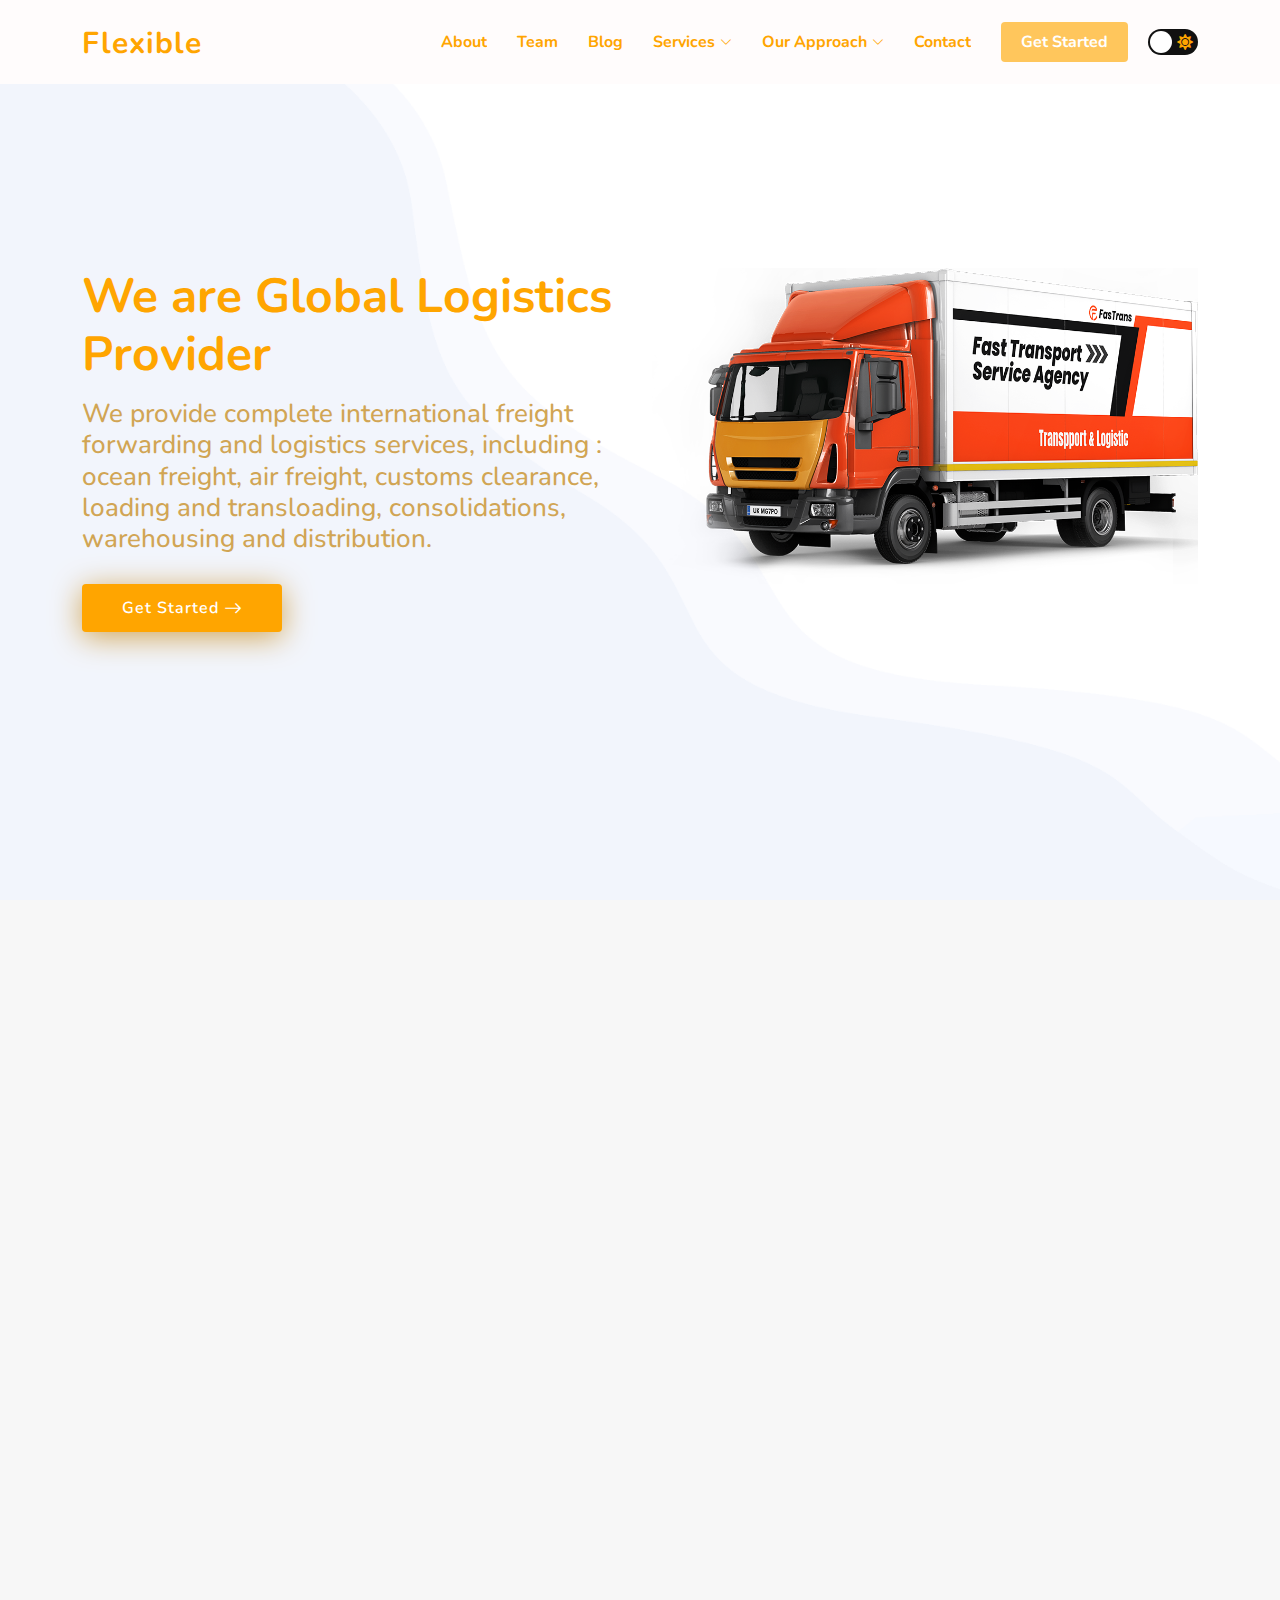
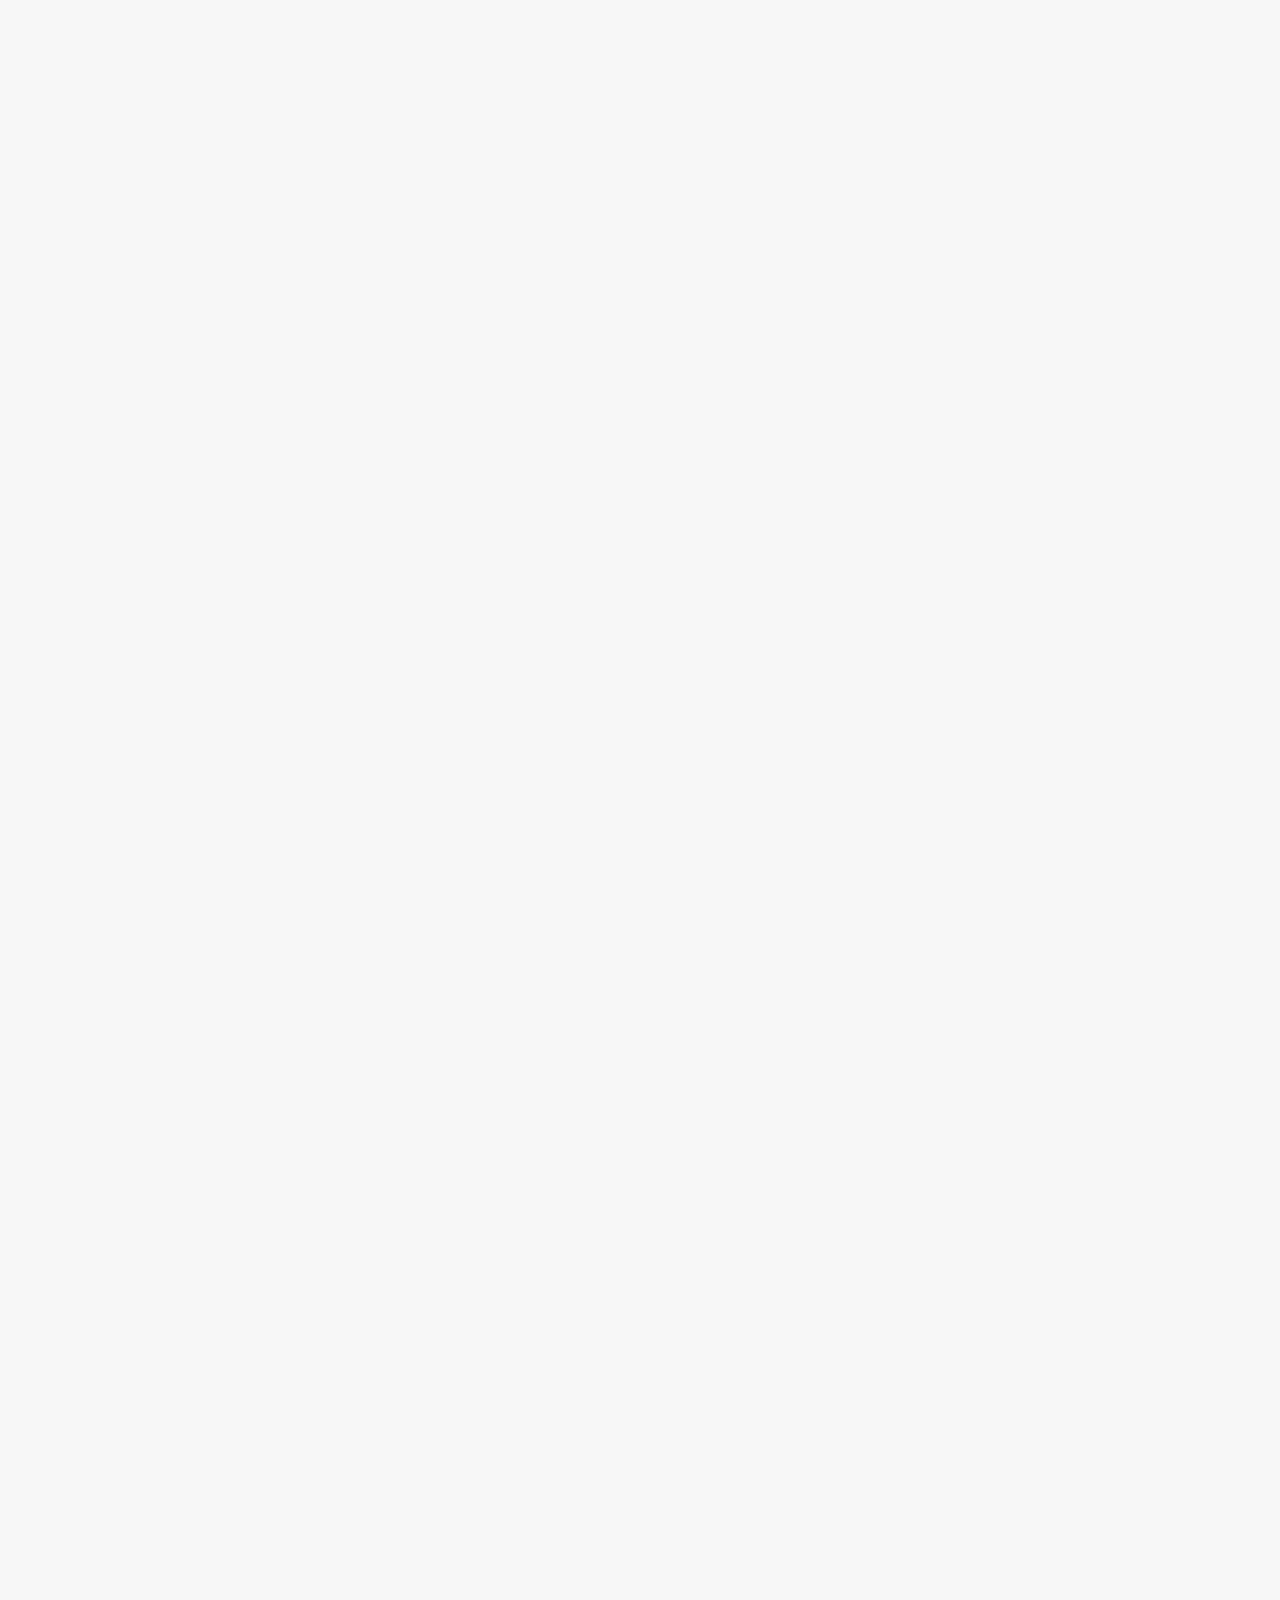
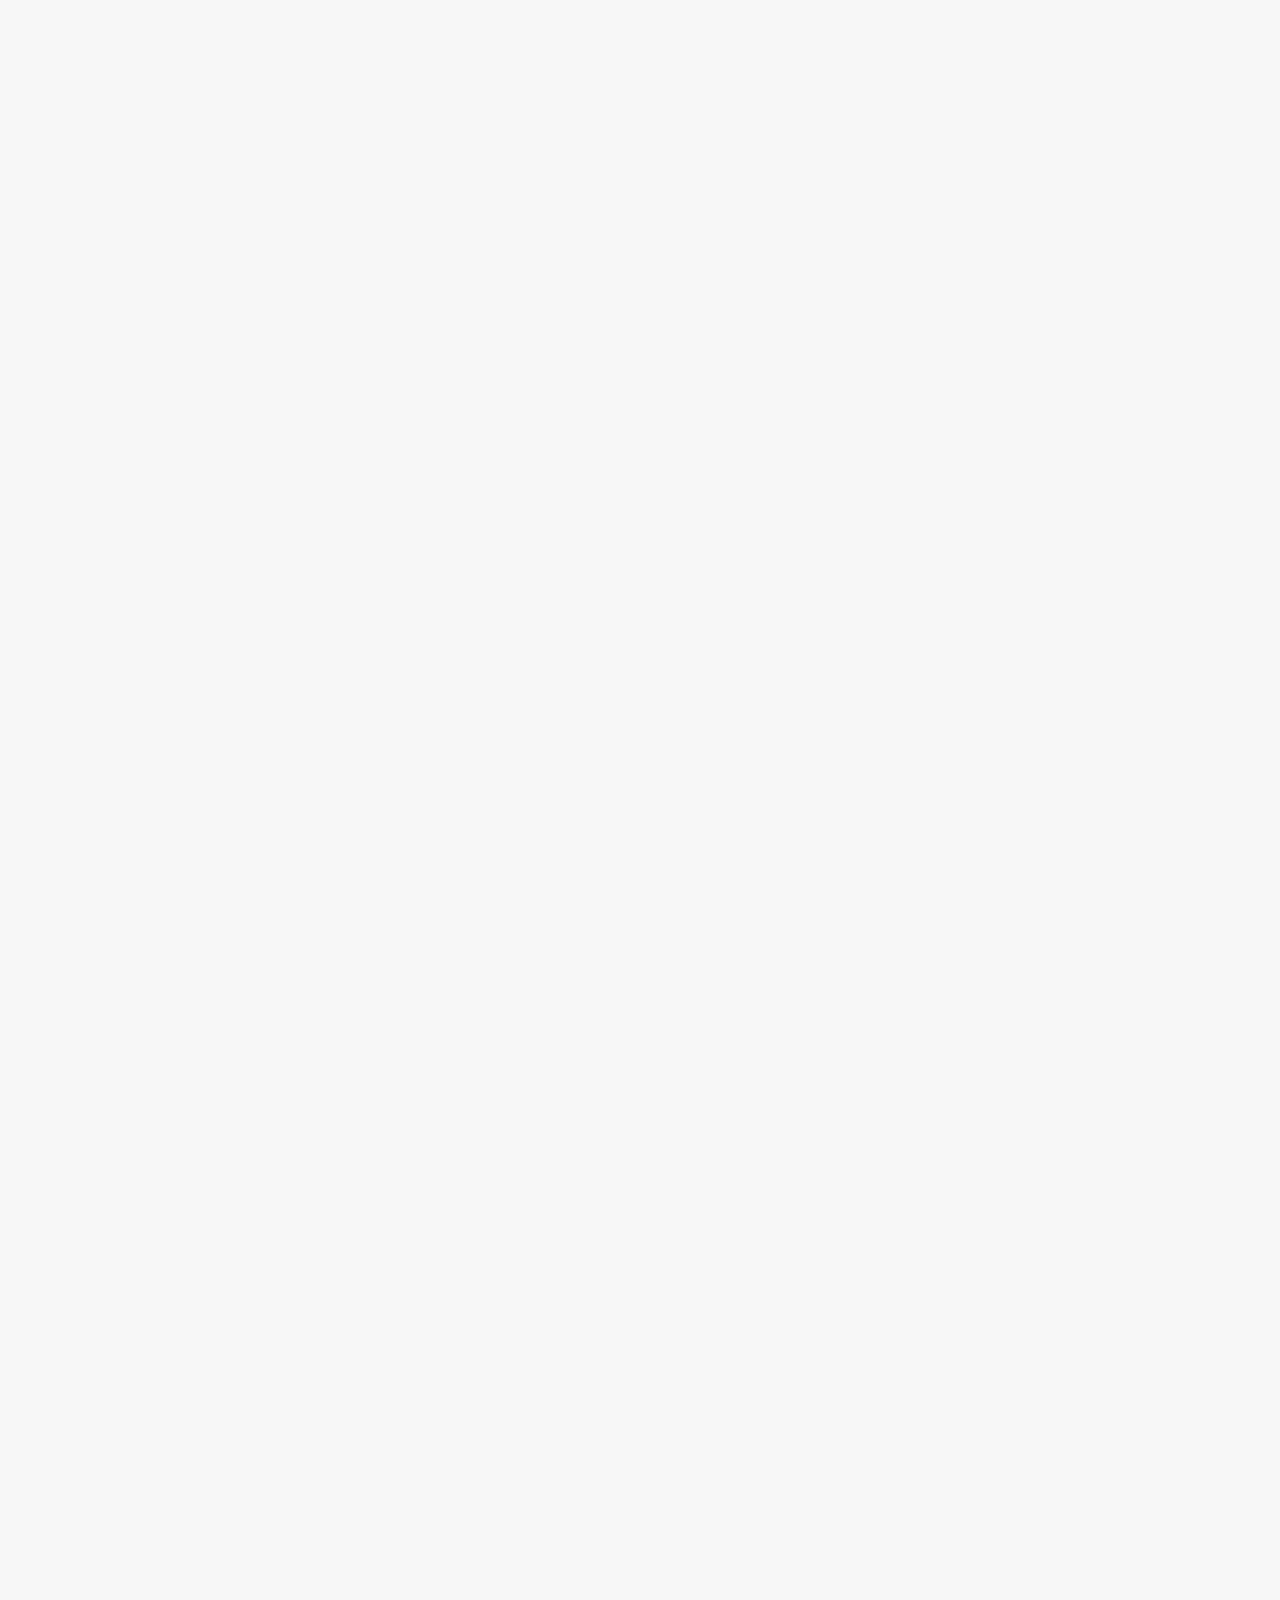
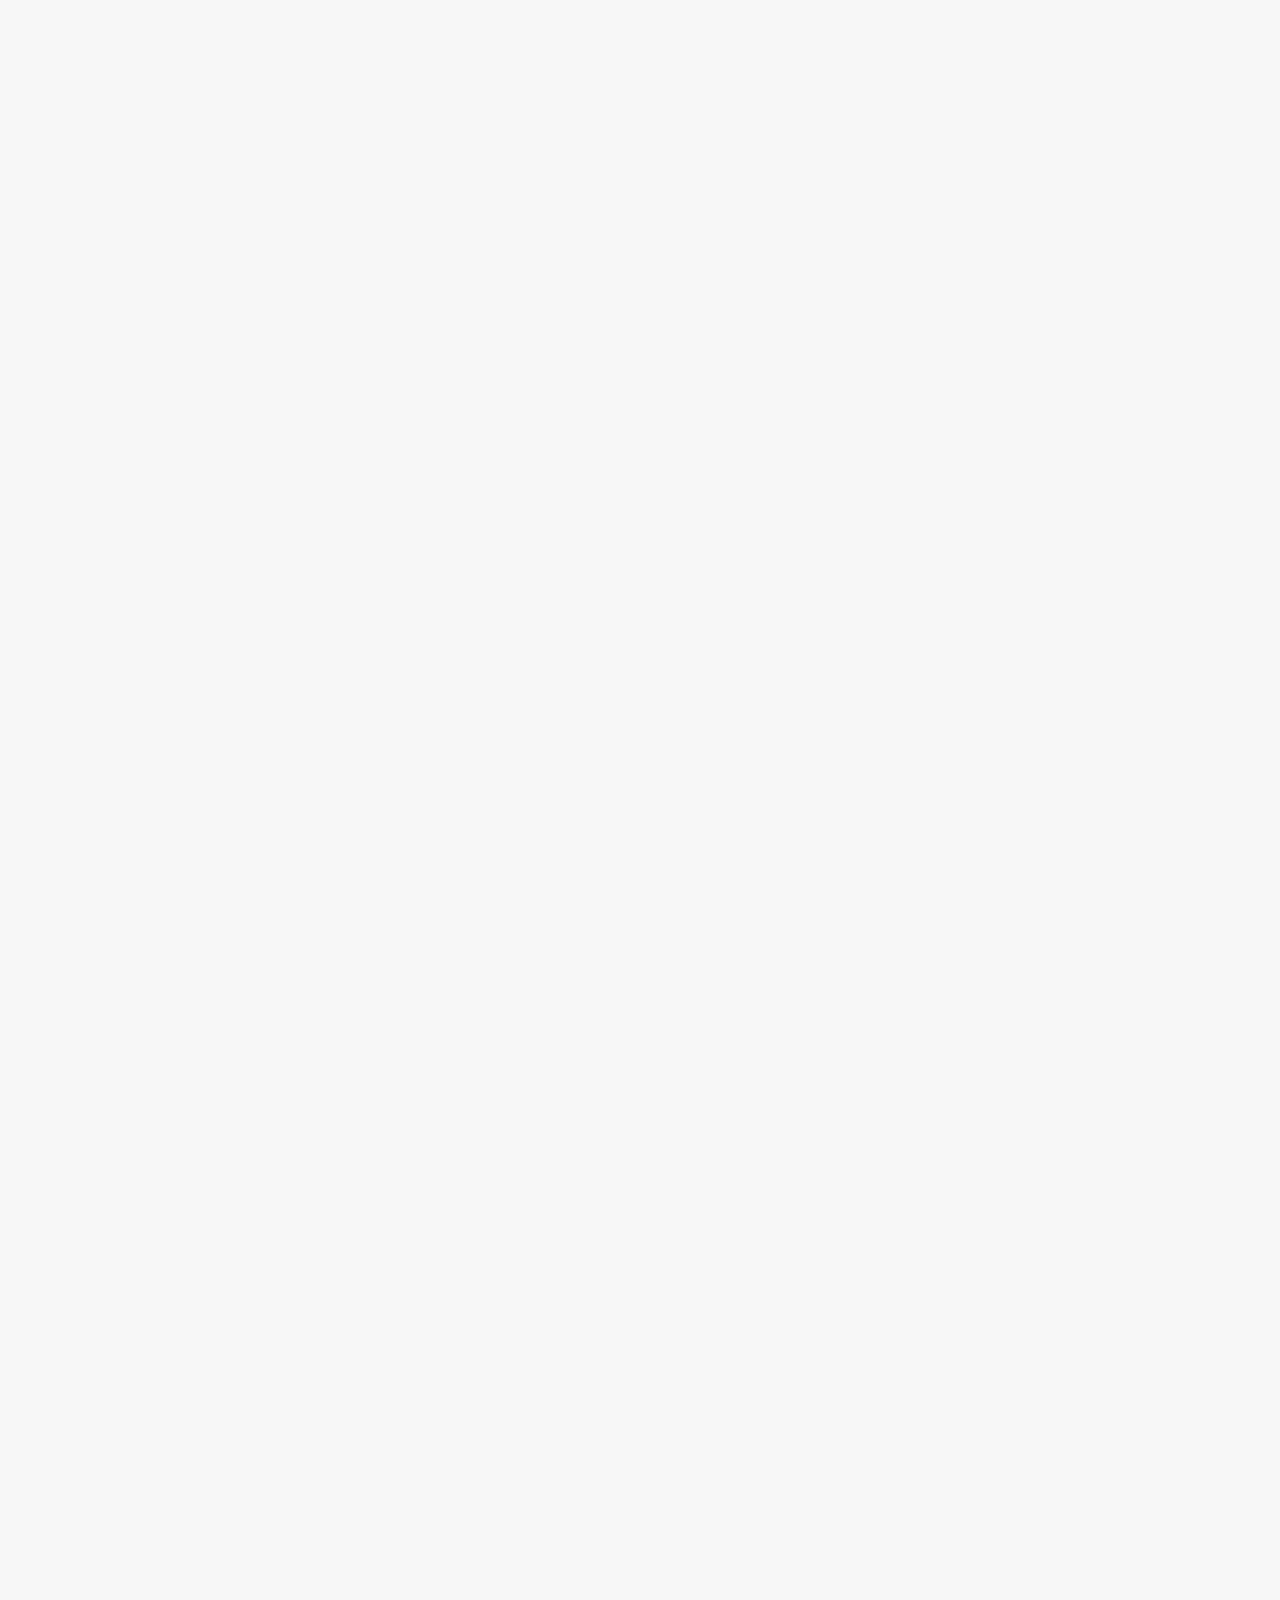
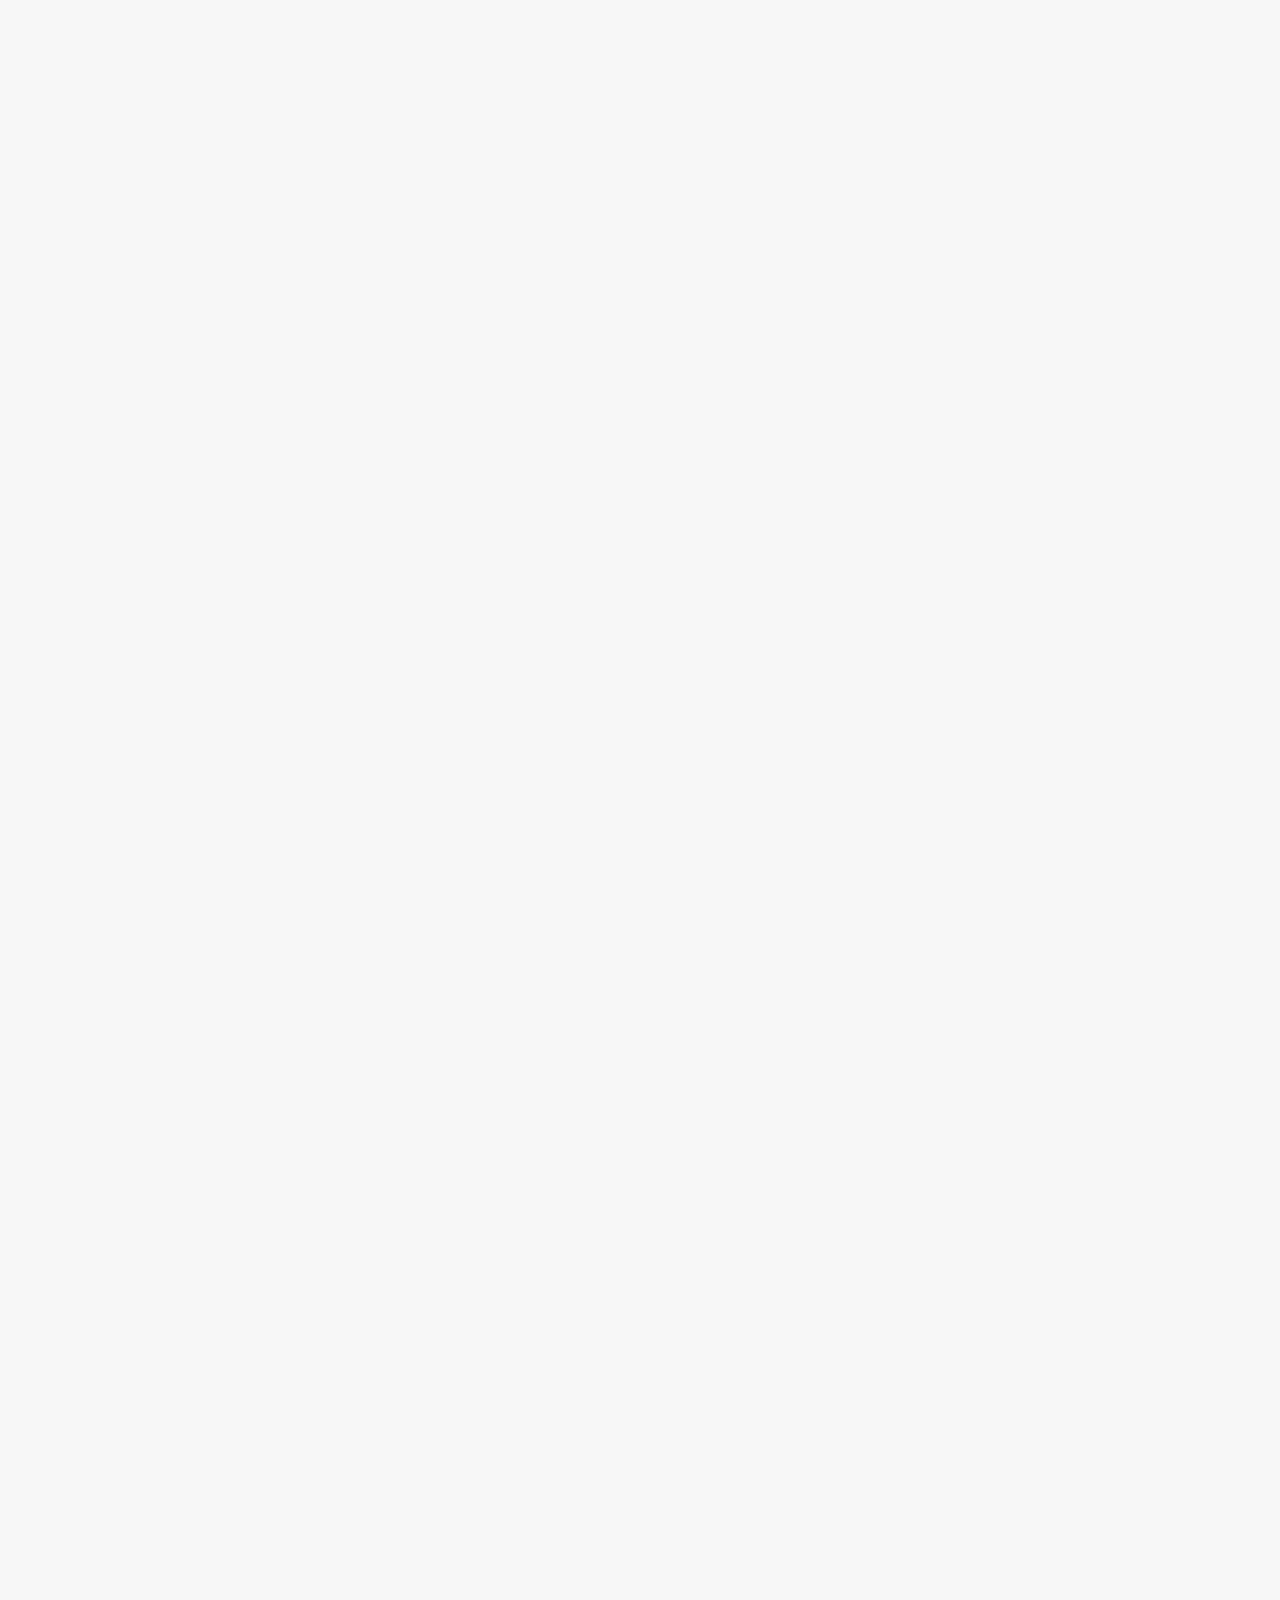
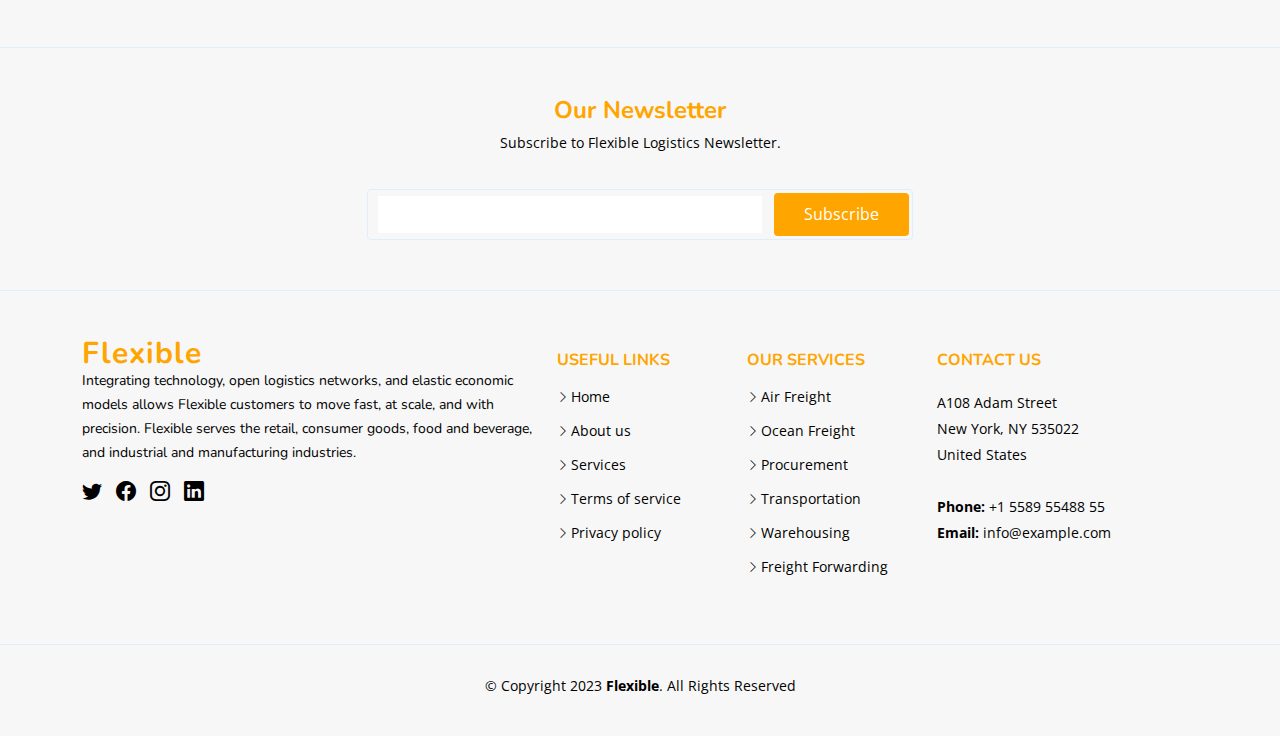
<file: index.html>
<!DOCTYPE html>
<html lang="en">

<head>
  <meta charset="utf-8">
  <meta content="width=device-width, initial-scale=1.0" name="viewport">

  <title>Flexible - Home</title>
  <meta content="" name="description">
  <meta content="" name="keywords">
  <!-- fontawesome   -->
<link rel="stylesheet" href="https://use.fontawesome.com/releases/v5.15.4/css/all.css" i
  <!-- Favicons -->
  <link href="assets/img/favicon.png" rel="icon">
  <link href="assets/img/apple-touch-icon.png" rel="apple-touch-icon">

  <!-- Google Fonts -->
  <link href="https://fonts.googleapis.com/css?family=Open+Sans:300,300i,400,400i,600,600i,700,700i|Nunito:300,300i,400,400i,600,600i,700,700i|Poppins:300,300i,400,400i,500,500i,600,600i,700,700i" rel="stylesheet">

  <!-- Vendor CSS Files -->
  <link href="assets/vendor/aos/aos.css" rel="stylesheet">
  <link href="assets/vendor/bootstrap/css/bootstrap.min.css" rel="stylesheet">
  <link href="assets/vendor/bootstrap-icons/bootstrap-icons.css" rel="stylesheet">
  <link href="assets/vendor/glightbox/css/glightbox.min.css" rel="stylesheet">
  <link href="assets/vendor/remixicon/remixicon.css" rel="stylesheet">
  <link href="assets/vendor/swiper/swiper-bundle.min.css" rel="stylesheet">

  <!-- Template Main CSS File -->
  <link href="assets/css/style.css" rel="stylesheet">

  <!-- =======================================================
  * Template Name: FlexStart
  * Updated: Jun 04 2023 with Bootstrap v5.3.0
  * Template URL: https://bootstrapmade.com/flexstart-bootstrap-startup-template/
  * Author: BootstrapMade.com
  * License: https://bootstrapmade.com/license/
  ======================================================== -->
</head>

<body>

  <!-- ======= Header ======= -->
  <header id="header" class="header fixed-top">
    <div class="container-fluid container-xl d-flex align-items-center justify-content-between">

      <a href="index.html" class="logo d-flex align-items-center">
        
        <span>Flexible</span>
      </a>

      <nav id="navbar" class="navbar">
        <ul>
          <li><a class="nav-link scrollto" href="#about">About</a></li>
          <li><a class="nav-link scrollto" href="#team">Team</a></li>
          <li><a href="blog.html">Blog</a></li>
          <li class="dropdown"><a href="#"><span>Services</span> <i class="bi bi-chevron-down"></i></a>
            <ul>
              <li><a href="#">Air Freight</a></li>
              <li><a href="#">Ocean Freight</a></li>
              <li><a href="#">Procurement</a></li>
              <li><a href="#">Logistics and Transportation</a></li>
              <li><a href="#">Warehousing & Distribution</a></li>
              <li><a href="#">Freight Forwarding</a></li>
            </ul>
          </li>

          <li class="dropdown megamenu"><a href="#"><span>Our Approach</span> <i class="bi bi-chevron-down"></i></a>
            <ul>
            <li>
              <a href="#">Approach Overview</a>
             <p>Complementing fixed network with Flexible logistics.</p>
            </li>
            <li>
              <a href="#">Logistics Network</a>
              <p>The largest Network of World class logistics provider.</p>
            </li>
            <li>
              <a href="#">Logistics Platform</a>
              <p>A single platform to execute, manage and optimize programs.</p>
            </li>
            <li>
              <a href="#">Logistics Operation</a>
              <p>Enterprise logistics expertise in a single point of contact. </p>
            </li>
            </ul>
          </li>

          <li><a class="nav-link scrollto" href="#contact">Contact</a></li>
          <li><a class="getstarted scrollto" href="#about">Get Started</a></li>
          <li>&nbsp; &nbsp; &nbsp;</li>
          <li><input type="checkbox" class="checkbox" id="checkbox">
          <label for="checkbox" class="checkbox-label">
            <i class="fas fa-moon"></i>
            <i class="fas fa-sun"></i>
            <span class="ball"></span>
          </label></li>
        </ul>
        <i class="bi bi-list mobile-nav-toggle"></i>
      </nav><!-- .navbar -->

    </div>
  </header><!-- End Header -->

  <!-- ======= Hero Section ======= -->
  <section id="hero" class="hero d-flex align-items-center">

    <div class="container">
      <div class="row">
        <div class="col-lg-6 d-flex flex-column justify-content-center">
          
          <h1 data-aos="fade-up">We are Global Logistics Provider</h1>
          <h2 data-aos="fade-up" data-aos-delay="400">We provide complete international freight forwarding and logistics services, including : ocean freight, air freight, customs clearance, loading and transloading, consolidations, warehousing and distribution.</h2>
          <div data-aos="fade-up" data-aos-delay="600">
            <div class="text-center text-lg-start">
              <a href="#about" class="btn-get-started scrollto d-inline-flex align-items-center justify-content-center align-self-center">
                <span>Get Started</span>
                <i class="bi bi-arrow-right"></i>
              </a>
            </div>
          </div>
        </div>
        <div class="col-lg-6 hero-img" data-aos="zoom-out" data-aos-delay="200">
          <img src="assets/img/hero-photo.png" class="img-fluid" alt="">
        </div>
      </div>
    </div>

  </section><!-- End Hero -->

  <main id="main">
    <!-- ======= About Section ======= -->
    <section id="about" class="about">

      <div class="container" data-aos="fade-up">
        <div class="row gx-0">

          <div class="col-lg-6 d-flex flex-column justify-content-center" data-aos="fade-up" data-aos-delay="200">
            <div class="content">
              <h3>Who We Are</h3>
              <h2>Flexible solves the most difficult omnichannel logistics problems for the world’s largest retailers and brands.</h2>
              <p>
                Integrating technology, open logistics networks, and elastic economic models allows Flexible customers to move fast, at
                scale, and with precision. Founded in 2023 and headquartered in Lagos, Flexible brings deep logistics expertise and
                enterprise-grade technology to deliver innovative eCommerce fulfillment, retail distribution, same-day delivery, and
                network capacity programs to the Fortune 500.
              </p>
              <div class="text-center text-lg-start">
                <a href="#" class="btn-read-more d-inline-flex align-items-center justify-content-center align-self-center">
                  <span>Read More</span>
                  <i class="bi bi-arrow-right"></i>
                </a>
              </div>
            </div>
          </div>

          <div class="col-lg-6 d-flex align-items-center" data-aos="zoom-out" data-aos-delay="200">
            <img src="assets/img/aboutfile.avif" class="img-fluid" alt="">
          </div>

        </div>
      </div>

    </section><!-- End About Section -->

    <!-- ======= Values Section ======= -->
    <section id="values" class="values">

      <div class="container" data-aos="fade-up">

        <header class="section-header">
          <h2>Our Values</h2>
          <p>We focus on our customers so they can win. We make decisions based on their long-term success.</p>
        </header>

        <div class="row">

          <div class="col-lg-4" data-aos="fade-up" data-aos-delay="200">
            <div class="box">
              <img src="assets/img/values-1.png" class="img-fluid" alt="">
              <h3>Seek solutions</h3>
              <p>Logistics is a puzzle and we love that. We start with a deep understanding of the problem, then roll up our sleeves and
              solve it.</p>
            </div>
          </div>

          <div class="col-lg-4 mt-4 mt-lg-0" data-aos="fade-up" data-aos-delay="400">
            <div class="box">
              <img src="assets/img/values-2.png" class="img-fluid" alt="">
              <h3>Work together</h3>
              <p>We trust each other and have direct conversations. We value diversity, hire great people, build great teams, and know we
              are better together.</p>
            </div>
          </div>

          <div class="col-lg-4 mt-4 mt-lg-0" data-aos="fade-up" data-aos-delay="600">
            <div class="box">
              <img src="assets/img/values-3.png" class="img-fluid" alt="">
              <h3>Make it better</h3>
              <p>From the code we write to the actions we take, we leave things better than we found them.</p>
            </div>
          </div>

        </div>

      </div>

    </section><!-- End Values Section -->

    <!-- ======= Counts Section ======= -->
    <section id="counts" class="counts">
      <div class="container" data-aos="fade-up">

        <div class="row gy-4">

          <div class="col-lg-3 col-md-6">
            <div class="count-box">
              <i class="bi bi-emoji-smile"></i>
              <div>
                <span data-purecounter-start="0" data-purecounter-end="232" data-purecounter-duration="1" class="purecounter"></span>
                <p>Happy Clients</p>
              </div>
            </div>
          </div>

          <div class="col-lg-3 col-md-6">
            <div class="count-box">
              <i class="bi bi-journal-richtext" style="color: #ee6c20;"></i>
              <div>
                <span data-purecounter-start="0" data-purecounter-end="521" data-purecounter-duration="1" class="purecounter"></span>
                <p>Logistics performed</p>
              </div>
            </div>
          </div>

          <div class="col-lg-3 col-md-6">
            <div class="count-box">
              <i class="bi bi-headset" style="color: #15be56;"></i>
              <div>
                <span data-purecounter-start="0" data-purecounter-end="1463" data-purecounter-duration="1" class="purecounter"></span>
                <p>Hours Of Support</p>
              </div>
            </div>
          </div>

          <div class="col-lg-3 col-md-6">
            <div class="count-box">
              <i class="bi bi-people" style="color: #bb0852;"></i>
              <div>
                <span data-purecounter-start="0" data-purecounter-end="15" data-purecounter-duration="1" class="purecounter"></span>
                <p>Hard Workers</p>
              </div>
            </div>
          </div>

        </div>

      </div>
    </section><!-- End Counts Section -->

   
   

    <!-- ======= Services Section ======= -->
    <section id="services" class="services">

      <div class="container" data-aos="fade-up">

        <header class="section-header">
          <h2>Services</h2>
          <p>We Provide great services to our Customers</p>
        </header>

        <div class="row gy-4">

          <div class="col-lg-4 col-md-6" data-aos="fade-up" data-aos-delay="200">
            <div class="service-box blue">
              <i class="ri-discuss-line icon"></i>
              <h3>Cango Handling</h3>
              <p>The Flexible offers cargo handling as it may be required by the customer and/or final user. This refers to cargo
              loading and reloading, packaging and repackaging, labeling and sorting, palleting, order picking, and cross-docking.</p>
              <a href="#" class="read-more"><span>Read More</span> <i class="bi bi-arrow-right"></i></a>
            </div>
          </div>

          <div class="col-lg-4 col-md-6" data-aos="fade-up" data-aos-delay="300">
            <div class="service-box orange">
              <i class="ri-discuss-line icon"></i>
              <h3>Warehousing Logistics</h3>
              <p>We've been developing, creating new assets in the logistics industry, making our global footprint grow, and improving
              our management structure.</p>
              <a href="#" class="read-more"><span>Read More</span> <i class="bi bi-arrow-right"></i></a>
            </div>
          </div>

          <div class="col-lg-4 col-md-6" data-aos="fade-up" data-aos-delay="400">
            <div class="service-box green">
              <i class="ri-discuss-line icon"></i>
              <h3>Insurance</h3>
              <p>Flexible's 'turnkey' logistics package solutions automatically include cargo insurance. Accordingly, this does not
              affect the shipping rate which is an additional advantage for our customers.</p>
              <a href="#" class="read-more"><span>Read More</span> <i class="bi bi-arrow-right"></i></a>
            </div>
          </div>

          <div class="col-lg-4 col-md-6" data-aos="fade-up" data-aos-delay="500">
            <div class="service-box red">
              <i class="ri-discuss-line icon"></i>
              <h3>Import and Export services</h3>
              <p>The system of full line cargo delivery services includes goods forwarding in the domestic transit, handling, storage,
              transshipment, customer support as it regards customs documentation and other export & import documents.</p>
              <a href="#" class="read-more"><span>Read More</span> <i class="bi bi-arrow-right"></i></a>
            </div>
          </div>

          <div class="col-lg-4 col-md-6" data-aos="fade-up" data-aos-delay="600">
            <div class="service-box purple">
              <i class="ri-discuss-line icon"></i>
              <h3>Truck Transportation.</h3>
              <p>Motor transport is the main link in our door-to-door cargo shipping service. Our own fleet of truck trains ensures an
              effective order management.</p>
              <a href="#" class="read-more"><span>Read More</span> <i class="bi bi-arrow-right"></i></a>
            </div>
          </div>

          <div class="col-lg-4 col-md-6" data-aos="fade-up" data-aos-delay="700">
            <div class="service-box pink">
              <i class="ri-discuss-line icon"></i>
              <h3>Customs clearance</h3>
              <p>We define terms and provide customs clearance services in all regions of Africa (depends on the country of consignment,
              cargo type, and on the transport mode). We have partners in most countries of the world</p>
              <a href="#" class="read-more"><span>Read More</span> <i class="bi bi-arrow-right"></i></a>
            </div>
          </div>

        </div>

      </div>

    </section><!-- End Services Section -->

    <!-- ======= Pricing Section ======= -->
    <section id="pricing" class="pricing">

      <div class="container" data-aos="fade-up">

        <header class="section-header">
          <h2>Pricing</h2>
          <p>Check our Pricing</p>
        </header>

        <div class="row gy-4" data-aos="fade-left">

          <div class="col-lg-3 col-md-6" data-aos="zoom-in" data-aos-delay="100">
            <div class="box">
              <h3 style="color: #07d5c0;">Free Plan</h3>
              <div class="price"><sup>$</sup>0<span> / mo</span></div>
              <img src="assets/img/pricing-free.png" class="img-fluid" alt="">
              
              <a href="#" class="btn-buy">Buy Now</a>
            </div>
          </div>

          <div class="col-lg-3 col-md-6" data-aos="zoom-in" data-aos-delay="200">
            <div class="box">
              <span class="featured">Featured</span>
              <h3 style="color: #65c600;">Starter Plan</h3>
              <div class="price"><sup>$</sup>19<span> / mo</span></div>
              <img src="assets/img/pricing-starter.png" class="img-fluid" alt="">
            
              <a href="#" class="btn-buy">Buy Now</a>
            </div>
          </div>

          <div class="col-lg-3 col-md-6" data-aos="zoom-in" data-aos-delay="300">
            <div class="box">
              <h3 style="color: #ff901c;">Business Plan</h3>
              <div class="price"><sup>$</sup>29<span> / mo</span></div>
              <img src="assets/img/pricing-business.png" class="img-fluid" alt="">
             
              <a href="#" class="btn-buy">Buy Now</a>
            </div>
          </div>

          <div class="col-lg-3 col-md-6" data-aos="zoom-in" data-aos-delay="400">
            <div class="box">
              <h3 style="color: #ff0071;">Ultimate Plan</h3>
              <div class="price"><sup>$</sup>49<span> / mo</span></div>
              <img src="assets/img/pricing-ultimate.png" class="img-fluid" alt="">
              
              <a href="#" class="btn-buy">Buy Now</a>
            </div>
          </div>

        </div>

      </div>

    </section><!-- End Pricing Section -->

    <!-- ======= F.A.Q Section ======= -->
    <section id="faq" class="faq">

      <div class="container" data-aos="fade-up">

        <header class="section-header">
          <h2>F.A.Q</h2>
          <p>Frequently Asked Questions</p>
        </header>

        <div class="row">
          <div class="col-lg-6">
            <!-- F.A.Q List 1-->
            <div class="accordion accordion-flush" id="faqlist1">
              <div class="accordion-item">
                <h2 class="accordion-header">
                  <button class="accordion-button collapsed" type="button" data-bs-toggle="collapse" data-bs-target="#faq-content-1">
                  How does Flexible address billing questions?
                  </button>
                </h2>
                <div id="faq-content-1" class="accordion-collapse collapse" data-bs-parent="#faqlist1">
                  <div class="accordion-body">
                  A Flexible Logistics Analyst helps answer and resolve billing questions.
                  </div>
                </div>
              </div>

              <div class="accordion-item">
                <h2 class="accordion-header">
                  <button class="accordion-button collapsed" type="button" data-bs-toggle="collapse" data-bs-target="#faq-content-2">
                    What are the minimum requirements for a Flexible Logistics Program?
                  </button>
                </h2>
                <div id="faq-content-2" class="accordion-collapse collapse" data-bs-parent="#faqlist1">
                  <div class="accordion-body">
                  Requirements vary by Program. Flexible determines the ideal Program design based on project goals, projected volumes, and
                  workflow requirements.
                  </div>
                </div>
              </div>

              <div class="accordion-item">
                <h2 class="accordion-header">
                  <button class="accordion-button collapsed" type="button" data-bs-toggle="collapse" data-bs-target="#faq-content-3">
                    How do shippers and/or operators get started with Flexible?
                  </button>
                </h2>
                <div id="faq-content-3" class="accordion-collapse collapse" data-bs-parent="#faqlist1">
                  <div class="accordion-body">
                    There are a few ways to get started. You can call us at 1.855.376.2507. Or you can use our "Contact Us" form, located at
                    the bottom of website pages, then an associate will reach out to you once your information is submitted.
                  </div>
                </div>
              </div>

            </div>
          </div>

          <div class="col-lg-6">

            <!-- F.A.Q List 2-->
            <div class="accordion accordion-flush" id="faqlist2">

              <div class="accordion-item">
                <h2 class="accordion-header">
                  <button class="accordion-button collapsed" type="button" data-bs-toggle="collapse" data-bs-target="#faq2-content-1">
                  Can shippers access inventory at the warehouse?
                  </button>
                </h2>
                <div id="faq2-content-1" class="accordion-collapse collapse" data-bs-parent="#faqlist2">
                  <div class="accordion-body">
                    Due to liability and security concerns, shipper access is not typically permitted. However, inventory audits are
                    allowed, and shippers must schedule audits with a Flexible Logistics Analyst in advance.
                  </div>
                </div>
              </div>

              <div class="accordion-item">
                <h2 class="accordion-header">
                  <button class="accordion-button collapsed" type="button" data-bs-toggle="collapse" data-bs-target="#faq2-content-2">
                  How is inventory tracked within the Flexible Logistics Network?
                  </button>
                </h2>
                <div id="faq2-content-2" class="accordion-collapse collapse" data-bs-parent="#faqlist2">
                  <div class="accordion-body">
                    Pallets are tracked via a License Plate Number (LPN) upon entering a warehouse. Floor-loaded cartons are tracked based
                    on SKU and quantity received. Audits are performed on all inventory entering the warehouse to identify overages,
                    shortages, or damages. The Flexible Logistics Platform supports cycle counts to identify discrepancies in stored inventory.
                  </div>
                </div>
              </div>

              <div class="accordion-item">
                <h2 class="accordion-header">
                  <button class="accordion-button collapsed" type="button" data-bs-toggle="collapse" data-bs-target="#faq2-content-3">
                  How does Flexible handle inventory discrepancies and damage claims?
                  </button>
                </h2>
                <div id="faq2-content-3" class="accordion-collapse collapse" data-bs-parent="#faqlist2">
                  <div class="accordion-body">
                  Each shipper has a dedicated Logistics Analyst to ensure the Flexinle Logistics Program’s success. Contact the assigned
                  Logistics Analyst to address any discrepancies or damage claims.
                  </div>
                </div>
              </div>

            </div>
          </div>

        </div>

      </div>

    </section><!-- End F.A.Q Section -->

   
    <!-- ======= Testimonials Section ======= -->
    <section id="testimonials" class="testimonials">

      <div class="container" data-aos="fade-up">

        <header class="section-header">
          <h2>Testimonials</h2>
          <p>What they are saying about us</p>
        </header>

        <div class="testimonials-slider swiper" data-aos="fade-up" data-aos-delay="200">
          <div class="swiper-wrapper">

            <div class="swiper-slide">
              <div class="testimonial-item">
                <div class="stars">
                  <i class="bi bi-star-fill"></i><i class="bi bi-star-fill"></i><i class="bi bi-star-fill"></i><i class="bi bi-star-fill"></i><i class="bi bi-star-fill"></i>
                </div>
                <p>
                We have had the pleasure of shipping goods via Flexible Logistics for just shy of two years. During that time we have
                found them a dedicated company, nothing is too large or small for them to tackle as Brexit has proved.
                </p>
                <div class="profile mt-auto">
                  <img src="assets/img/testimonials/testimonials-1.jpg" class="testimonial-img" alt="">
                  <h3>Saul Goodman</h3>
                  <h4>Ceo &amp; Founder</h4>
                </div>
              </div>
            </div><!-- End testimonial item -->

            <div class="swiper-slide">
              <div class="testimonial-item">
                <div class="stars">
                  <i class="bi bi-star-fill"></i><i class="bi bi-star-fill"></i><i class="bi bi-star-fill"></i><i class="bi bi-star-fill"></i><i class="bi bi-star-fill"></i>
                </div>
                <p>
                  Our freight forwarding requirements are driven by two factors: price service both of which Flexible Logistics perform
                  time and again. Always quoting competitively in fluctuating airfreight markets and providing space during critical peak
                  season times. We are proud to call Flexible Logistics our supply chain partners.
                </p>
                <div class="profile mt-auto">
                  <img src="assets/img/testimonials/testimonials-2.jpg" class="testimonial-img" alt="">
                  <h3>Sara Wilsson</h3>
                  <h4>Designer</h4>
                </div>
              </div>
            </div><!-- End testimonial item -->

            <div class="swiper-slide">
              <div class="testimonial-item">
                <div class="stars">
                  <i class="bi bi-star-fill"></i><i class="bi bi-star-fill"></i><i class="bi bi-star-fill"></i><i class="bi bi-star-fill"></i><i class="bi bi-star-fill"></i>
                </div>
                <p>
                  Flexible are always attentive to our requirements. They are able to provide accurate and swift initial quotes, their pick
                  up is always as promised and they are always able to update on the delivery during the journey. If there are any issues
                  with Customs, I am confident in their abilities to communicate with us and the relevant authorities to progress.
                </p>
                <div class="profile mt-auto">
                  <img src="assets/img/testimonials/testimonials-3.jpg" class="testimonial-img" alt="">
                  <h3>Jena Karlis</h3>
                  <h4>Store Owner</h4>
                </div>
              </div>
            </div><!-- End testimonial item -->

            <div class="swiper-slide">
              <div class="testimonial-item">
                <div class="stars">
                  <i class="bi bi-star-fill"></i><i class="bi bi-star-fill"></i><i class="bi bi-star-fill"></i><i class="bi bi-star-fill"></i><i class="bi bi-star-fill"></i>
                </div>
                <p>
                Ballyclare have been working with Flexible Logistics over a long period of time now, we find them a professional and
                proactive organisation that always strive to provide the correct solution for our needs. I am happy to recommend Fendale
                Logistics as a Forwarding partner.
                </p>
                <div class="profile mt-auto">
                  <img src="assets/img/testimonials/testimonials-4.jpg" class="testimonial-img" alt="">
                  <h3>Matt Brandon</h3>
                  <h4>sales manager</h4>
                </div>
              </div>
            </div><!-- End testimonial item -->

            <div class="swiper-slide">
              <div class="testimonial-item">
                <div class="stars">
                  <i class="bi bi-star-fill"></i><i class="bi bi-star-fill"></i><i class="bi bi-star-fill"></i><i class="bi bi-star-fill"></i><i class="bi bi-star-fill"></i>
                </div>
                <p>
                  We hired Flexible to manage the pre-Brexit deadline of a number of multimodal and sea container shipments from Europe at
                  a time when capacity was shrinking and time was short. They did the job very well for us, efficiently and on schedule.
                </p>
                <div class="profile mt-auto">
                  <img src="assets/img/testimonials/testimonials-5.jpg" class="testimonial-img" alt="">
                  <h3>John Larson</h3>
                  <h4>Entrepreneur</h4>
                </div>
              </div>
            </div><!-- End testimonial item -->

          </div>
          <div class="swiper-pagination"></div>
        </div>

      </div>

    </section><!-- End Testimonials Section -->

    <!-- ======= Team Section ======= -->
    <section id="team" class="team">

      <div class="container" data-aos="fade-up">

        <header class="section-header">
          <h2>Team</h2>
          <p>Our hard working team</p>
        </header>

        <div class="row gy-4">

          <div class="col-lg-3 col-md-6 d-flex align-items-stretch" data-aos="fade-up" data-aos-delay="100">
            <div class="member">
              <div class="member-img">
                <img src="assets/img/team/team-1.jpg" class="img-fluid" alt="">
                <div class="social">
                  <a href=""><i class="bi bi-twitter"></i></a>
                  <a href=""><i class="bi bi-facebook"></i></a>
                  <a href=""><i class="bi bi-instagram"></i></a>
                  <a href=""><i class="bi bi-linkedin"></i></a>
                </div>
              </div>
              <div class="member-info">
                <h4>Walter White</h4>
                <span>Chief Executive Officer</span>
                
              </div>
            </div>
          </div>

          <div class="col-lg-3 col-md-6 d-flex align-items-stretch" data-aos="fade-up" data-aos-delay="200">
            <div class="member">
              <div class="member-img">
                <img src="assets/img/team/team-2.jpg" class="img-fluid" alt="">
                <div class="social">
                  <a href=""><i class="bi bi-twitter"></i></a>
                  <a href=""><i class="bi bi-facebook"></i></a>
                  <a href=""><i class="bi bi-instagram"></i></a>
                  <a href=""><i class="bi bi-linkedin"></i></a>
                </div>
              </div>
              <div class="member-info">
                <h4>Sarah Jhonson</h4>
                <span>Product Manager</span>
                
              </div>
            </div>
          </div>

          <div class="col-lg-3 col-md-6 d-flex align-items-stretch" data-aos="fade-up" data-aos-delay="300">
            <div class="member">
              <div class="member-img">
                <img src="assets/img/team/team-3.jpg" class="img-fluid" alt="">
                <div class="social">
                  <a href=""><i class="bi bi-twitter"></i></a>
                  <a href=""><i class="bi bi-facebook"></i></a>
                  <a href=""><i class="bi bi-instagram"></i></a>
                  <a href=""><i class="bi bi-linkedin"></i></a>
                </div>
              </div>
              <div class="member-info">
                <h4>William Anderson</h4>
                <span>CTO</span>
              
              </div>
            </div>
          </div>

          <div class="col-lg-3 col-md-6 d-flex align-items-stretch" data-aos="fade-up" data-aos-delay="400">
            <div class="member">
              <div class="member-img">
                <img src="assets/img/team/team-4.jpg" class="img-fluid" alt="">
                <div class="social">
                  <a href=""><i class="bi bi-twitter"></i></a>
                  <a href=""><i class="bi bi-facebook"></i></a>
                  <a href=""><i class="bi bi-instagram"></i></a>
                  <a href=""><i class="bi bi-linkedin"></i></a>
                </div>
              </div>
              <div class="member-info">
                <h4>Amanda Jepson</h4>
                <span>Accountant</span>
                
              </div>
            </div>
          </div>

        </div>

      </div>

    </section><!-- End Team Section -->

    <!-- ======= Clients Section ======= -->
    <section id="clients" class="clients">

      <div class="container" data-aos="fade-up">

        <header class="section-header">
          <h2>Our Clients</h2>
          <p>A SELECTION OF THE GREAT CLIENTS WE ARE FORTUNATE TO SUPPORT DAILY.</p>
        </header>

        <div class="clients-slider swiper">
          <div class="swiper-wrapper align-items-center">
            <div class="swiper-slide"><img src="assets/img/clients/client-1.png" class="img-fluid" alt=""></div>
            <div class="swiper-slide"><img src="assets/img/clients/client-2.png" class="img-fluid" alt=""></div>
            <div class="swiper-slide"><img src="assets/img/clients/client-3.png" class="img-fluid" alt=""></div>
            <div class="swiper-slide"><img src="assets/img/clients/client-4.png" class="img-fluid" alt=""></div>
            <div class="swiper-slide"><img src="assets/img/clients/client-5.png" class="img-fluid" alt=""></div>
            <div class="swiper-slide"><img src="assets/img/clients/client-6.png" class="img-fluid" alt=""></div>
            <div class="swiper-slide"><img src="assets/img/clients/client-7.png" class="img-fluid" alt=""></div>
            <div class="swiper-slide"><img src="assets/img/clients/client-8.png" class="img-fluid" alt=""></div>
          </div>
          <div class="swiper-pagination"></div>
        </div>
      </div>

    </section><!-- End Clients Section -->

    <!-- ======= Recent Blog Posts Section ======= -->
    <section id="recent-blog-posts" class="recent-blog-posts">

      <div class="container" data-aos="fade-up">

        <header class="section-header">
          <h2>Blog</h2>
          <p>Recent posts form our Blog</p>
        </header>

        <div class="row">

          <div class="col-lg-4">
            <div class="post-box">
              <div class="post-img"><img src="assets/img/blog/blog-1.jpg" class="img-fluid" alt=""></div>
              <span class="post-date">Tue, September 15</span>
              <h3 class="post-title">Flexible Institute Market Watch: Digitization Efforts Ease Labor, Cost Challenges</h3>
              <a href="blog-single.html" class="readmore stretched-link mt-auto"><span>Read More</span><i class="bi bi-arrow-right"></i></a>
            </div>
          </div>

          <div class="col-lg-4">
            <div class="post-box">
              <div class="post-img"><img src="assets/img/blog/blog-2.jpg" class="img-fluid" alt=""></div>
              <span class="post-date">Fri, August 28</span>
              <h3 class="post-title">How do businesses ensure their supply chains enable growth after transactions close?</h3>
              <a href="blog-single.html" class="readmore stretched-link mt-auto"><span>Read More</span><i class="bi bi-arrow-right"></i></a>
            </div>
          </div>

          <div class="col-lg-4">
            <div class="post-box">
              <div class="post-img"><img src="assets/img/blog/blog-3.jpg" class="img-fluid" alt=""></div>
              <span class="post-date">Mon, July 11</span>
              <h3 class="post-title">Flexible Supply Chain Solutions for Mergers and Acquisitions</h3>
              <a href="blog-single.html" class="readmore stretched-link mt-auto"><span>Read More</span><i class="bi bi-arrow-right"></i></a>
            </div>
          </div>

        </div>

      </div>

    </section><!-- End Recent Blog Posts Section -->

    <!-- ======= Contact Section ======= -->
    <section id="contact" class="contact">

      <div class="container" data-aos="fade-up">

        <header class="section-header">
          <h2>Contact</h2>
          <p>Contact Us</p>
        </header>

        <div class="row gy-4">

          <div class="col-lg-6">

            <div class="row gy-4">
              <div class="col-md-6">
                <div class="info-box">
                  <i class="bi bi-geo-alt"></i>
                  <h3>Address</h3>
                  <p>A108 Adam Street,<br>New York, NY 535022</p>
                </div>
              </div>
              <div class="col-md-6">
                <div class="info-box">
                  <i class="bi bi-telephone"></i>
                  <h3>Call Us</h3>
                  <p>+1 5589 55488 55<br>+1 6678 254445 41</p>
                </div>
              </div>
              <div class="col-md-6">
                <div class="info-box">
                  <i class="bi bi-envelope"></i>
                  <h3>Email Us</h3>
                  <p>info@example.com<br>contact@example.com</p>
                </div>
              </div>
              <div class="col-md-6">
                <div class="info-box">
                  <i class="bi bi-clock"></i>
                  <h3>Open Hours</h3>
                  <p>Monday - Friday<br>9:00AM - 05:00PM</p>
                </div>
              </div>
            </div>

          </div>

          <div class="col-lg-6">
            <form action="forms/contact.php" method="post" class="php-email-form">
              <div class="row gy-4">

                <div class="col-md-6">
                  <input type="text" name="name" class="form-control" placeholder="Your Name" required>
                </div>

                <div class="col-md-6 ">
                  <input type="email" class="form-control" name="email" placeholder="Your Email" required>
                </div>

                <div class="col-md-12">
                  <input type="text" class="form-control" name="subject" placeholder="Subject" required>
                </div>

                <div class="col-md-12">
                  <textarea class="form-control" name="message" rows="6" placeholder="Message" required></textarea>
                </div>

                <div class="col-md-12 text-center">
                  <div class="loading">Loading</div>
                  <div class="error-message"></div>
                  <div class="sent-message">Your message has been sent. Thank you!</div>

                  <button type="submit">Send Message</button>
                </div>

              </div>
            </form>

          </div>

        </div>

      </div>

    </section><!-- End Contact Section -->

  </main><!-- End #main -->

  <!-- ======= Footer ======= -->
  <footer id="footer" class="footer">

    <div class="footer-newsletter">
      <div class="container">
        <div class="row justify-content-center">
          <div class="col-lg-12 text-center">
            <h4>Our Newsletter</h4>
            <p>Subscribe to Flexible Logistics Newsletter.</p>
          </div>
          <div class="col-lg-6">
            <form action="" method="post">
              <input type="email" name="email"><input type="submit" value="Subscribe">
            </form>
          </div>
        </div>
      </div>
    </div>

    <div class="footer-top">
      <div class="container">
        <div class="row gy-4">
          <div class="col-lg-5 col-md-12 footer-info">
            <a href="index.html" class="logo d-flex align-items-center">
             
              <span>Flexible</span>
            </a>
          <p>Integrating technology, open logistics networks, and elastic economic models allows Flexible customers to move fast, at
          scale, and with precision. Flexible serves the retail, consumer goods, food and beverage, and industrial and manufacturing industries.</p>
            <div class="social-links mt-3">
              <a href="#" class="twitter"><i class="bi bi-twitter"></i></a>
              <a href="#" class="facebook"><i class="bi bi-facebook"></i></a>
              <a href="#" class="instagram"><i class="bi bi-instagram"></i></a>
              <a href="#" class="linkedin"><i class="bi bi-linkedin"></i></a>
            </div>
          </div>

          <div class="col-lg-2 col-6 footer-links">
            <h4>Useful Links</h4>
            <ul>
              <li><i class="bi bi-chevron-right"></i> <a href="#">Home</a></li>
              <li><i class="bi bi-chevron-right"></i> <a href="#">About us</a></li>
              <li><i class="bi bi-chevron-right"></i> <a href="#">Services</a></li>
              <li><i class="bi bi-chevron-right"></i> <a href="#">Terms of service</a></li>
              <li><i class="bi bi-chevron-right"></i> <a href="#">Privacy policy</a></li>
            </ul>
          </div>

          <div class="col-lg-2 col-6 footer-links">
            <h4>Our Services</h4>
            <ul>
              <li><i class="bi bi-chevron-right"></i> <a href="#">Air Freight</a></li>
              <li><i class="bi bi-chevron-right"></i> <a href="#">Ocean Freight</a></li>
              <li><i class="bi bi-chevron-right"></i> <a href="#">Procurement</a></li>
              <li><i class="bi bi-chevron-right"></i> <a href="#"> Transportation</a></li>
              <li><i class="bi bi-chevron-right"></i> <a href="#">Warehousing </a></li>
              <li><i class="bi bi-chevron-right"></i> <a href="#">Freight Forwarding</a></li>
            </ul>
          </div>

          <div class="col-lg-3 col-md-12 footer-contact text-center text-md-start">
            <h4>Contact Us</h4>
            <p>
              A108 Adam Street <br>
              New York, NY 535022<br>
              United States <br><br>
              <strong>Phone:</strong> +1 5589 55488 55<br>
              <strong>Email:</strong> info@example.com<br>
            </p>

          </div>

        </div>
      </div>
    </div>

    <div class="container">
      <div class="copyright">
        &copy; Copyright 2023 <strong><span>Flexible</span></strong>. All Rights Reserved
      </div>
      <div class="credits">
      
       
      </div>
    </div>
  </footer><!-- End Footer -->

  <a href="#" class="back-to-top d-flex align-items-center justify-content-center"><i class="bi bi-arrow-up-short"></i></a>

  <!-- Vendor JS Files -->
  <script src="assets/vendor/purecounter/purecounter_vanilla.js"></script>
  <script src="assets/vendor/aos/aos.js"></script>
  <script src="assets/vendor/bootstrap/js/bootstrap.bundle.min.js"></script>
  <script src="assets/vendor/glightbox/js/glightbox.min.js"></script>
  <script src="assets/vendor/isotope-layout/isotope.pkgd.min.js"></script>
  <script src="assets/vendor/swiper/swiper-bundle.min.js"></script>
  <script src="assets/vendor/php-email-form/validate.js"></script>

  <!-- Template Main JS File -->
  <script src="assets/js/main.js">
   
  </script>

</body>

</html>
</file>
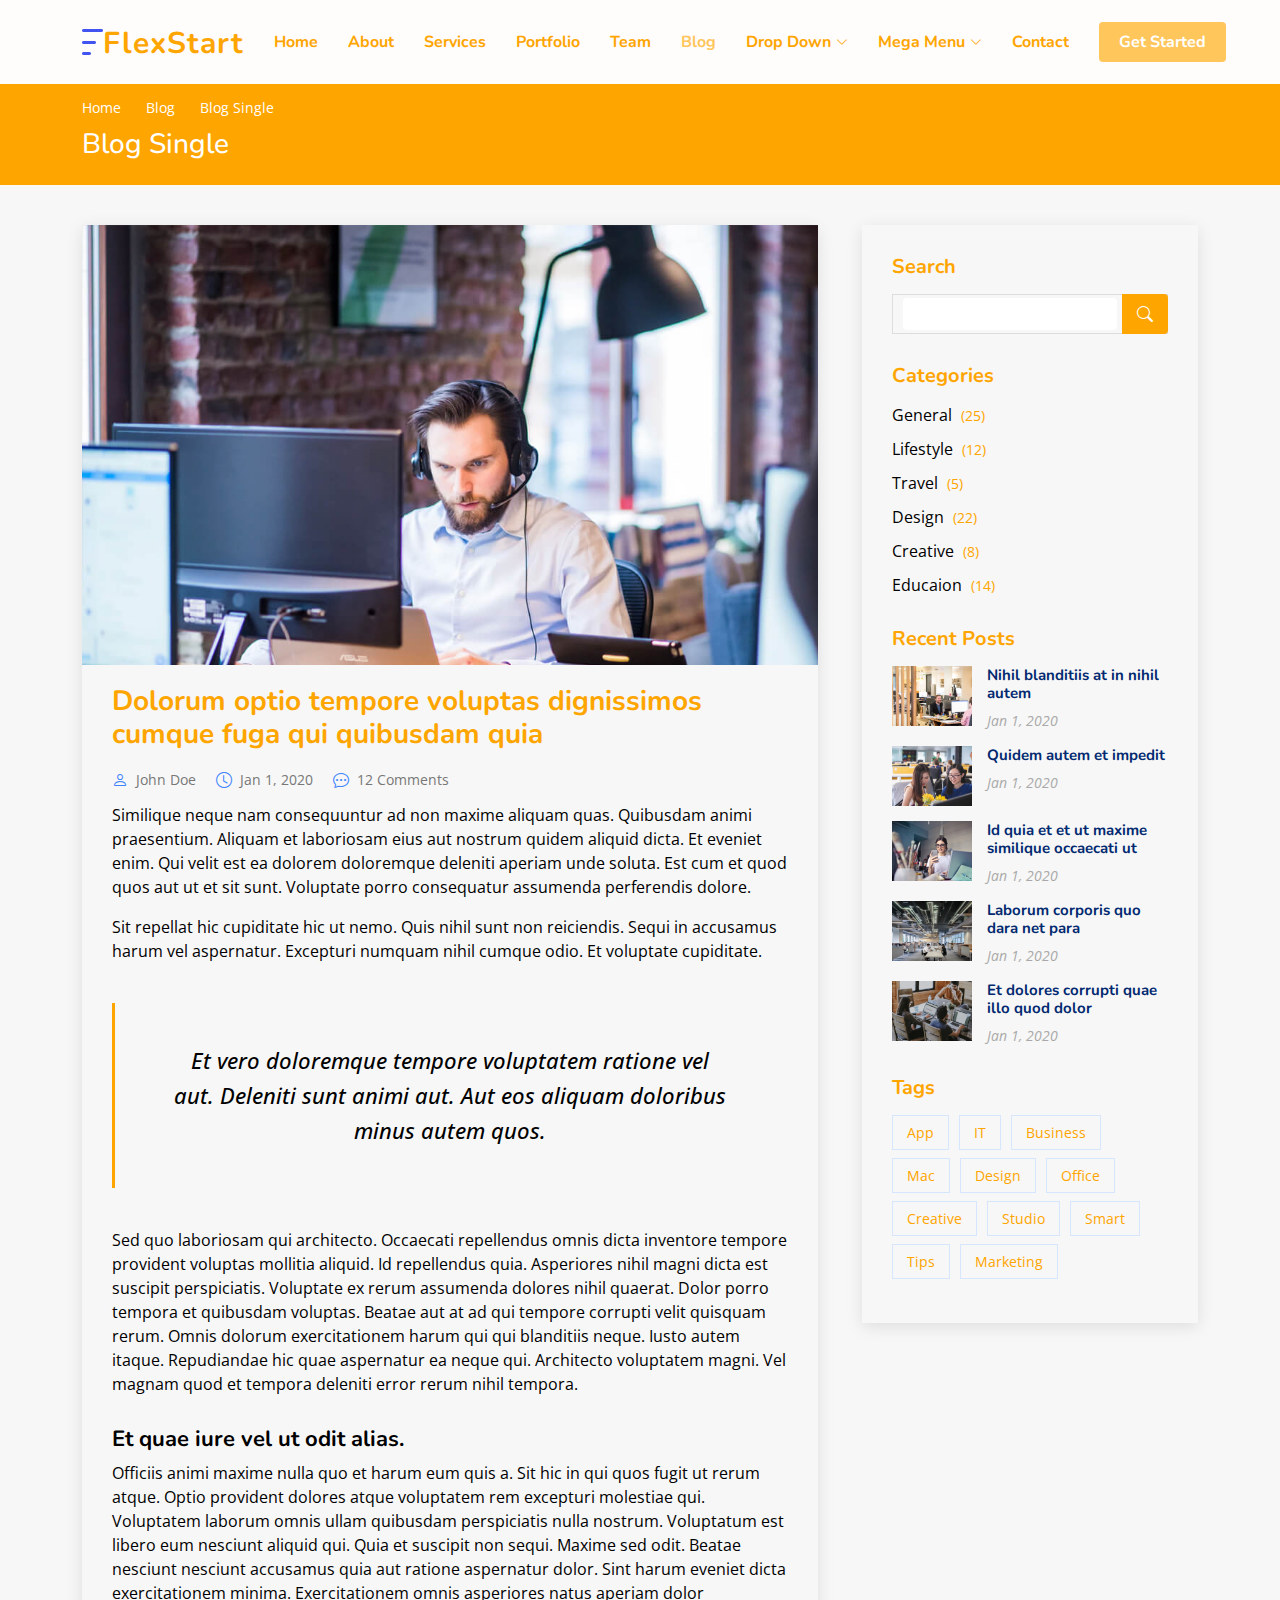
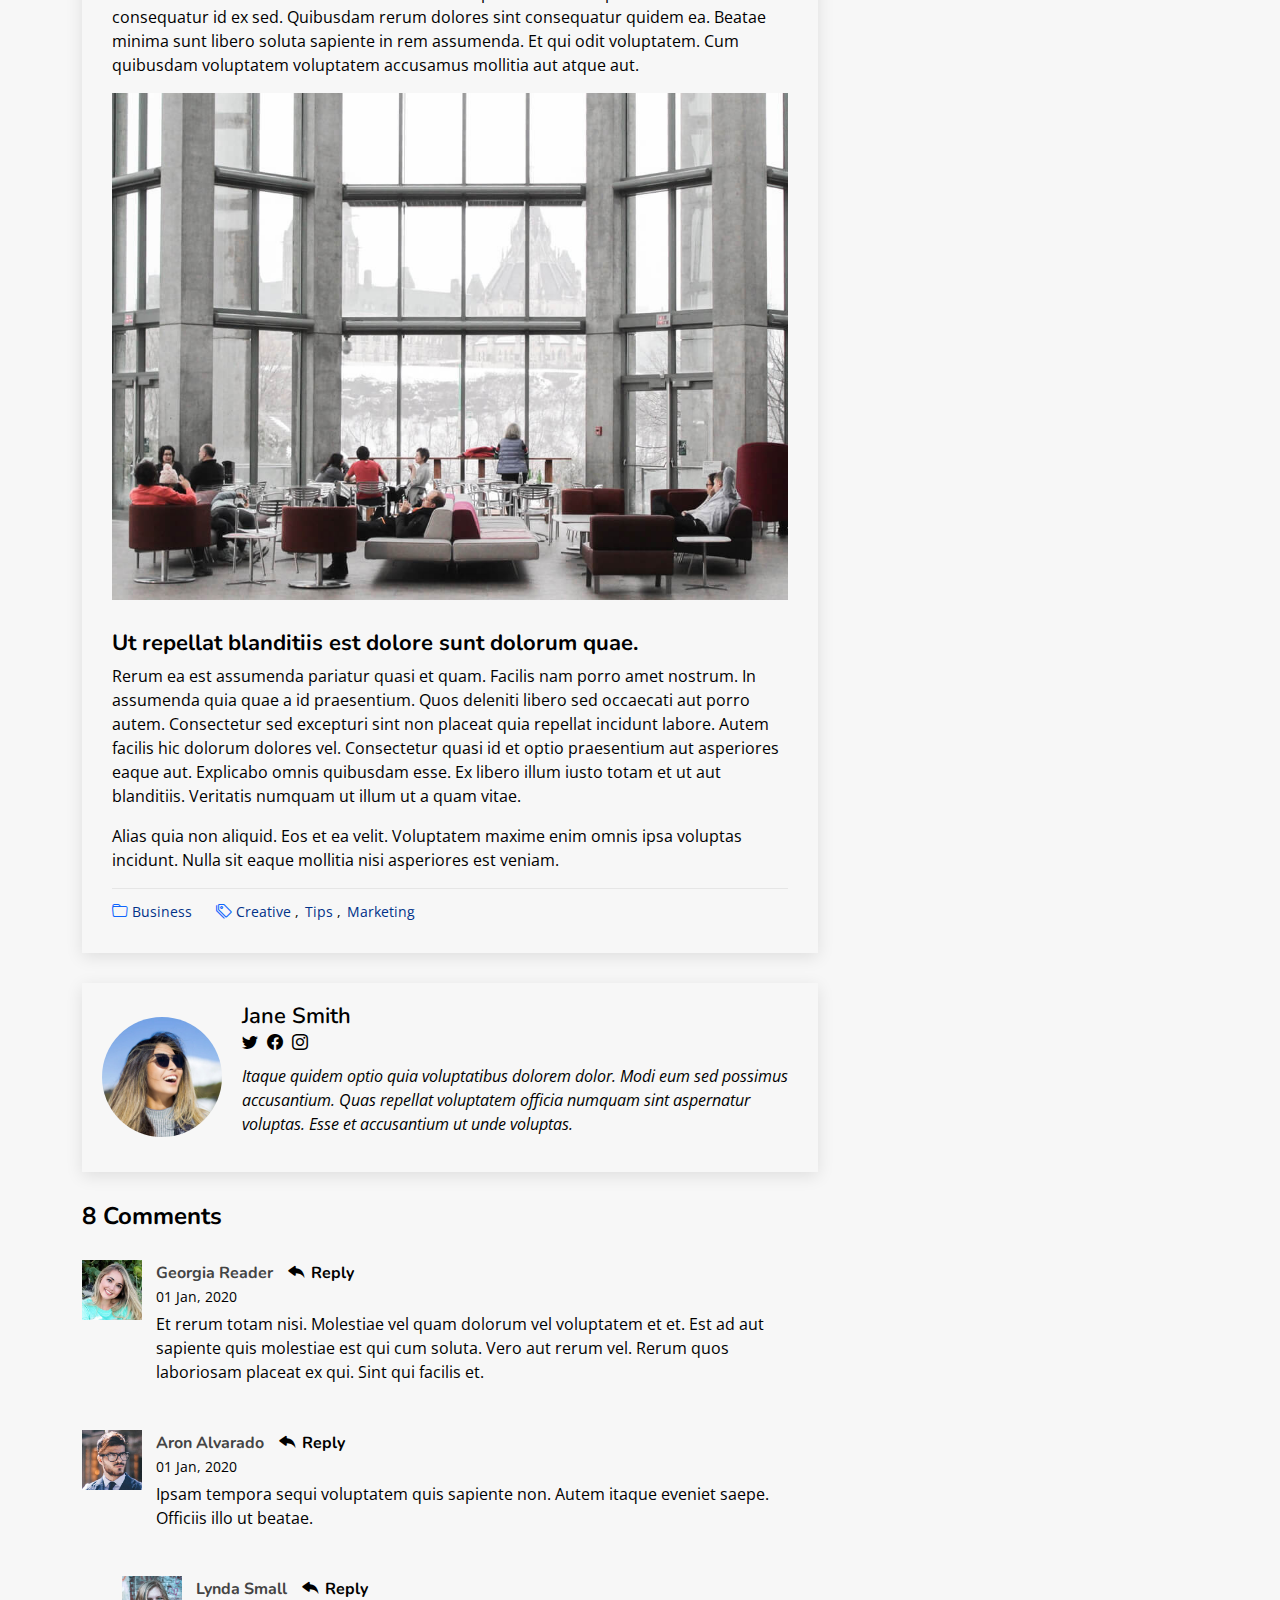
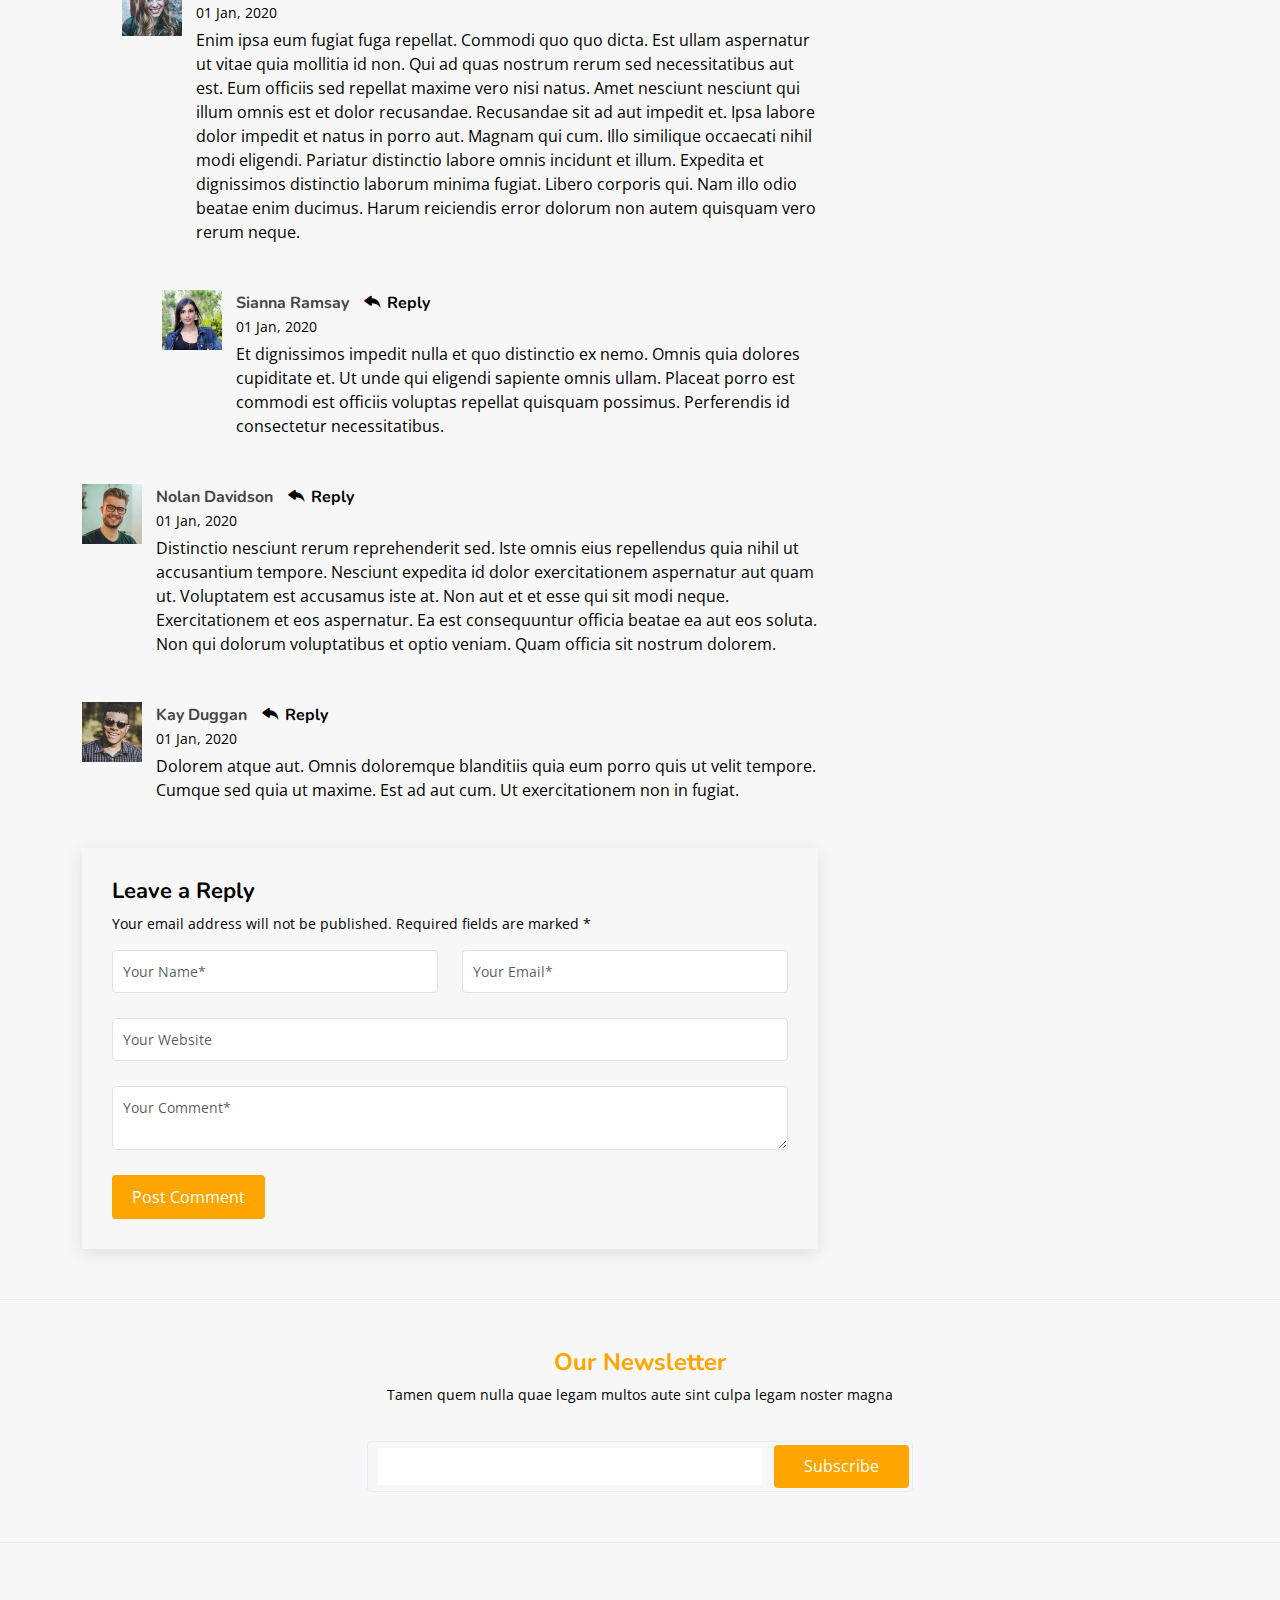
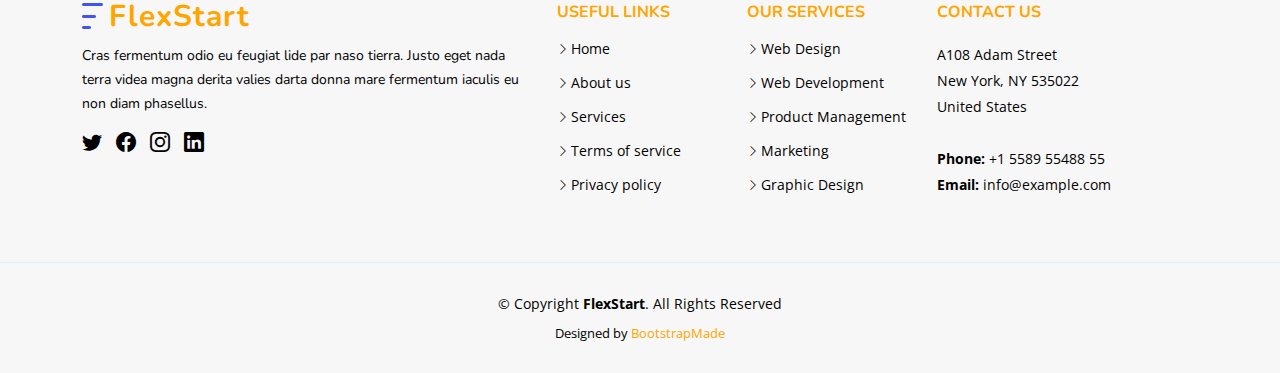
<file: blog-single.html>
<!DOCTYPE html>
<html lang="en">

<head>
  <meta charset="utf-8">
  <meta content="width=device-width, initial-scale=1.0" name="viewport">

  <title>Blog Single - FlexStart Bootstrap Template</title>
  <meta content="" name="description">
  <meta content="" name="keywords">

  <!-- Favicons -->
  <link href="assets/img/favicon.png" rel="icon">
  <link href="assets/img/apple-touch-icon.png" rel="apple-touch-icon">

  <!-- Google Fonts -->
  <link href="https://fonts.googleapis.com/css?family=Open+Sans:300,300i,400,400i,600,600i,700,700i|Nunito:300,300i,400,400i,600,600i,700,700i|Poppins:300,300i,400,400i,500,500i,600,600i,700,700i" rel="stylesheet">

  <!-- Vendor CSS Files -->
  <link href="assets/vendor/aos/aos.css" rel="stylesheet">
  <link href="assets/vendor/bootstrap/css/bootstrap.min.css" rel="stylesheet">
  <link href="assets/vendor/bootstrap-icons/bootstrap-icons.css" rel="stylesheet">
  <link href="assets/vendor/glightbox/css/glightbox.min.css" rel="stylesheet">
  <link href="assets/vendor/remixicon/remixicon.css" rel="stylesheet">
  <link href="assets/vendor/swiper/swiper-bundle.min.css" rel="stylesheet">

  <!-- Template Main CSS File -->
  <link href="assets/css/style.css" rel="stylesheet">

  <!-- =======================================================
  * Template Name: FlexStart
  * Updated: Jun 04 2023 with Bootstrap v5.3.0
  * Template URL: https://bootstrapmade.com/flexstart-bootstrap-startup-template/
  * Author: BootstrapMade.com
  * License: https://bootstrapmade.com/license/
  ======================================================== -->
</head>

<body>

  <!-- ======= Header ======= -->
  <header id="header" class="header fixed-top">
    <div class="container-fluid container-xl d-flex align-items-center justify-content-between">

      <a href="index.html" class="logo d-flex align-items-center">
        <img src="assets/img/logo.png" alt="">
        <span>FlexStart</span>
      </a>

      <nav id="navbar" class="navbar">
        <ul>
          <li><a class="nav-link scrollto " href="#hero">Home</a></li>
          <li><a class="nav-link scrollto" href="#about">About</a></li>
          <li><a class="nav-link scrollto" href="#services">Services</a></li>
          <li><a class="nav-link scrollto" href="#portfolio">Portfolio</a></li>
          <li><a class="nav-link scrollto" href="#team">Team</a></li>
          <li><a class="active" href="blog.html">Blog</a></li>
          <li class="dropdown"><a href="#"><span>Drop Down</span> <i class="bi bi-chevron-down"></i></a>
            <ul>
              <li><a href="#">Drop Down 1</a></li>
              <li class="dropdown"><a href="#"><span>Deep Drop Down</span> <i class="bi bi-chevron-right"></i></a>
                <ul>
                  <li><a href="#">Deep Drop Down 1</a></li>
                  <li><a href="#">Deep Drop Down 2</a></li>
                  <li><a href="#">Deep Drop Down 3</a></li>
                  <li><a href="#">Deep Drop Down 4</a></li>
                  <li><a href="#">Deep Drop Down 5</a></li>
                </ul>
              </li>
              <li><a href="#">Drop Down 2</a></li>
              <li><a href="#">Drop Down 3</a></li>
              <li><a href="#">Drop Down 4</a></li>
            </ul>
          </li>

          <li class="dropdown megamenu"><a href="#"><span>Mega Menu</span> <i class="bi bi-chevron-down"></i></a>
            <ul>
              <li>
                <a href="#">Column 1 link 1</a>
                <a href="#">Column 1 link 2</a>
                <a href="#">Column 1 link 3</a>
              </li>
              <li>
                <a href="#">Column 2 link 1</a>
                <a href="#">Column 2 link 2</a>
                <a href="#">Column 3 link 3</a>
              </li>
              <li>
                <a href="#">Column 3 link 1</a>
                <a href="#">Column 3 link 2</a>
                <a href="#">Column 3 link 3</a>
              </li>
              <li>
                <a href="#">Column 4 link 1</a>
                <a href="#">Column 4 link 2</a>
                <a href="#">Column 4 link 3</a>
              </li>
            </ul>
          </li>

          <li><a class="nav-link scrollto" href="#contact">Contact</a></li>
          <li><a class="getstarted scrollto" href="#about">Get Started</a></li>
        </ul>
        <i class="bi bi-list mobile-nav-toggle"></i>
      </nav><!-- .navbar -->

    </div>
  </header><!-- End Header -->

  <main id="main">

    <!-- ======= Breadcrumbs ======= -->
    <section class="breadcrumbs">
      <div class="container">

        <ol>
          <li><a href="index.html">Home</a></li>
          <li><a href="blog.html">Blog</a></li>
          <li>Blog Single</li>
        </ol>
        <h2>Blog Single</h2>

      </div>
    </section><!-- End Breadcrumbs -->

    <!-- ======= Blog Single Section ======= -->
    <section id="blog" class="blog">
      <div class="container" data-aos="fade-up">

        <div class="row">

          <div class="col-lg-8 entries">

            <article class="entry entry-single">

              <div class="entry-img">
                <img src="assets/img/blog/blog-1.jpg" alt="" class="img-fluid">
              </div>

              <h2 class="entry-title">
                <a href="blog-single.html">Dolorum optio tempore voluptas dignissimos cumque fuga qui quibusdam quia</a>
              </h2>

              <div class="entry-meta">
                <ul>
                  <li class="d-flex align-items-center"><i class="bi bi-person"></i> <a href="blog-single.html">John Doe</a></li>
                  <li class="d-flex align-items-center"><i class="bi bi-clock"></i> <a href="blog-single.html"><time datetime="2020-01-01">Jan 1, 2020</time></a></li>
                  <li class="d-flex align-items-center"><i class="bi bi-chat-dots"></i> <a href="blog-single.html">12 Comments</a></li>
                </ul>
              </div>

              <div class="entry-content">
                <p>
                  Similique neque nam consequuntur ad non maxime aliquam quas. Quibusdam animi praesentium. Aliquam et laboriosam eius aut nostrum quidem aliquid dicta.
                  Et eveniet enim. Qui velit est ea dolorem doloremque deleniti aperiam unde soluta. Est cum et quod quos aut ut et sit sunt. Voluptate porro consequatur assumenda perferendis dolore.
                </p>

                <p>
                  Sit repellat hic cupiditate hic ut nemo. Quis nihil sunt non reiciendis. Sequi in accusamus harum vel aspernatur. Excepturi numquam nihil cumque odio. Et voluptate cupiditate.
                </p>

                <blockquote>
                  <p>
                    Et vero doloremque tempore voluptatem ratione vel aut. Deleniti sunt animi aut. Aut eos aliquam doloribus minus autem quos.
                  </p>
                </blockquote>

                <p>
                  Sed quo laboriosam qui architecto. Occaecati repellendus omnis dicta inventore tempore provident voluptas mollitia aliquid. Id repellendus quia. Asperiores nihil magni dicta est suscipit perspiciatis. Voluptate ex rerum assumenda dolores nihil quaerat.
                  Dolor porro tempora et quibusdam voluptas. Beatae aut at ad qui tempore corrupti velit quisquam rerum. Omnis dolorum exercitationem harum qui qui blanditiis neque.
                  Iusto autem itaque. Repudiandae hic quae aspernatur ea neque qui. Architecto voluptatem magni. Vel magnam quod et tempora deleniti error rerum nihil tempora.
                </p>

                <h3>Et quae iure vel ut odit alias.</h3>
                <p>
                  Officiis animi maxime nulla quo et harum eum quis a. Sit hic in qui quos fugit ut rerum atque. Optio provident dolores atque voluptatem rem excepturi molestiae qui. Voluptatem laborum omnis ullam quibusdam perspiciatis nulla nostrum. Voluptatum est libero eum nesciunt aliquid qui.
                  Quia et suscipit non sequi. Maxime sed odit. Beatae nesciunt nesciunt accusamus quia aut ratione aspernatur dolor. Sint harum eveniet dicta exercitationem minima. Exercitationem omnis asperiores natus aperiam dolor consequatur id ex sed. Quibusdam rerum dolores sint consequatur quidem ea.
                  Beatae minima sunt libero soluta sapiente in rem assumenda. Et qui odit voluptatem. Cum quibusdam voluptatem voluptatem accusamus mollitia aut atque aut.
                </p>
                <img src="assets/img/blog/blog-inside-post.jpg" class="img-fluid" alt="">

                <h3>Ut repellat blanditiis est dolore sunt dolorum quae.</h3>
                <p>
                  Rerum ea est assumenda pariatur quasi et quam. Facilis nam porro amet nostrum. In assumenda quia quae a id praesentium. Quos deleniti libero sed occaecati aut porro autem. Consectetur sed excepturi sint non placeat quia repellat incidunt labore. Autem facilis hic dolorum dolores vel.
                  Consectetur quasi id et optio praesentium aut asperiores eaque aut. Explicabo omnis quibusdam esse. Ex libero illum iusto totam et ut aut blanditiis. Veritatis numquam ut illum ut a quam vitae.
                </p>
                <p>
                  Alias quia non aliquid. Eos et ea velit. Voluptatem maxime enim omnis ipsa voluptas incidunt. Nulla sit eaque mollitia nisi asperiores est veniam.
                </p>

              </div>

              <div class="entry-footer">
                <i class="bi bi-folder"></i>
                <ul class="cats">
                  <li><a href="#">Business</a></li>
                </ul>

                <i class="bi bi-tags"></i>
                <ul class="tags">
                  <li><a href="#">Creative</a></li>
                  <li><a href="#">Tips</a></li>
                  <li><a href="#">Marketing</a></li>
                </ul>
              </div>

            </article><!-- End blog entry -->

            <div class="blog-author d-flex align-items-center">
              <img src="assets/img/blog/blog-author.jpg" class="rounded-circle float-left" alt="">
              <div>
                <h4>Jane Smith</h4>
                <div class="social-links">
                  <a href="https://twitters.com/#"><i class="bi bi-twitter"></i></a>
                  <a href="https://facebook.com/#"><i class="bi bi-facebook"></i></a>
                  <a href="https://instagram.com/#"><i class="biu bi-instagram"></i></a>
                </div>
                <p>
                  Itaque quidem optio quia voluptatibus dolorem dolor. Modi eum sed possimus accusantium. Quas repellat voluptatem officia numquam sint aspernatur voluptas. Esse et accusantium ut unde voluptas.
                </p>
              </div>
            </div><!-- End blog author bio -->

            <div class="blog-comments">

              <h4 class="comments-count">8 Comments</h4>

              <div id="comment-1" class="comment">
                <div class="d-flex">
                  <div class="comment-img"><img src="assets/img/blog/comments-1.jpg" alt=""></div>
                  <div>
                    <h5><a href="">Georgia Reader</a> <a href="#" class="reply"><i class="bi bi-reply-fill"></i> Reply</a></h5>
                    <time datetime="2020-01-01">01 Jan, 2020</time>
                    <p>
                      Et rerum totam nisi. Molestiae vel quam dolorum vel voluptatem et et. Est ad aut sapiente quis molestiae est qui cum soluta.
                      Vero aut rerum vel. Rerum quos laboriosam placeat ex qui. Sint qui facilis et.
                    </p>
                  </div>
                </div>
              </div><!-- End comment #1 -->

              <div id="comment-2" class="comment">
                <div class="d-flex">
                  <div class="comment-img"><img src="assets/img/blog/comments-2.jpg" alt=""></div>
                  <div>
                    <h5><a href="">Aron Alvarado</a> <a href="#" class="reply"><i class="bi bi-reply-fill"></i> Reply</a></h5>
                    <time datetime="2020-01-01">01 Jan, 2020</time>
                    <p>
                      Ipsam tempora sequi voluptatem quis sapiente non. Autem itaque eveniet saepe. Officiis illo ut beatae.
                    </p>
                  </div>
                </div>

                <div id="comment-reply-1" class="comment comment-reply">
                  <div class="d-flex">
                    <div class="comment-img"><img src="assets/img/blog/comments-3.jpg" alt=""></div>
                    <div>
                      <h5><a href="">Lynda Small</a> <a href="#" class="reply"><i class="bi bi-reply-fill"></i> Reply</a></h5>
                      <time datetime="2020-01-01">01 Jan, 2020</time>
                      <p>
                        Enim ipsa eum fugiat fuga repellat. Commodi quo quo dicta. Est ullam aspernatur ut vitae quia mollitia id non. Qui ad quas nostrum rerum sed necessitatibus aut est. Eum officiis sed repellat maxime vero nisi natus. Amet nesciunt nesciunt qui illum omnis est et dolor recusandae.

                        Recusandae sit ad aut impedit et. Ipsa labore dolor impedit et natus in porro aut. Magnam qui cum. Illo similique occaecati nihil modi eligendi. Pariatur distinctio labore omnis incidunt et illum. Expedita et dignissimos distinctio laborum minima fugiat.

                        Libero corporis qui. Nam illo odio beatae enim ducimus. Harum reiciendis error dolorum non autem quisquam vero rerum neque.
                      </p>
                    </div>
                  </div>

                  <div id="comment-reply-2" class="comment comment-reply">
                    <div class="d-flex">
                      <div class="comment-img"><img src="assets/img/blog/comments-4.jpg" alt=""></div>
                      <div>
                        <h5><a href="">Sianna Ramsay</a> <a href="#" class="reply"><i class="bi bi-reply-fill"></i> Reply</a></h5>
                        <time datetime="2020-01-01">01 Jan, 2020</time>
                        <p>
                          Et dignissimos impedit nulla et quo distinctio ex nemo. Omnis quia dolores cupiditate et. Ut unde qui eligendi sapiente omnis ullam. Placeat porro est commodi est officiis voluptas repellat quisquam possimus. Perferendis id consectetur necessitatibus.
                        </p>
                      </div>
                    </div>

                  </div><!-- End comment reply #2-->

                </div><!-- End comment reply #1-->

              </div><!-- End comment #2-->

              <div id="comment-3" class="comment">
                <div class="d-flex">
                  <div class="comment-img"><img src="assets/img/blog/comments-5.jpg" alt=""></div>
                  <div>
                    <h5><a href="">Nolan Davidson</a> <a href="#" class="reply"><i class="bi bi-reply-fill"></i> Reply</a></h5>
                    <time datetime="2020-01-01">01 Jan, 2020</time>
                    <p>
                      Distinctio nesciunt rerum reprehenderit sed. Iste omnis eius repellendus quia nihil ut accusantium tempore. Nesciunt expedita id dolor exercitationem aspernatur aut quam ut. Voluptatem est accusamus iste at.
                      Non aut et et esse qui sit modi neque. Exercitationem et eos aspernatur. Ea est consequuntur officia beatae ea aut eos soluta. Non qui dolorum voluptatibus et optio veniam. Quam officia sit nostrum dolorem.
                    </p>
                  </div>
                </div>

              </div><!-- End comment #3 -->

              <div id="comment-4" class="comment">
                <div class="d-flex">
                  <div class="comment-img"><img src="assets/img/blog/comments-6.jpg" alt=""></div>
                  <div>
                    <h5><a href="">Kay Duggan</a> <a href="#" class="reply"><i class="bi bi-reply-fill"></i> Reply</a></h5>
                    <time datetime="2020-01-01">01 Jan, 2020</time>
                    <p>
                      Dolorem atque aut. Omnis doloremque blanditiis quia eum porro quis ut velit tempore. Cumque sed quia ut maxime. Est ad aut cum. Ut exercitationem non in fugiat.
                    </p>
                  </div>
                </div>

              </div><!-- End comment #4 -->

              <div class="reply-form">
                <h4>Leave a Reply</h4>
                <p>Your email address will not be published. Required fields are marked * </p>
                <form action="">
                  <div class="row">
                    <div class="col-md-6 form-group">
                      <input name="name" type="text" class="form-control" placeholder="Your Name*">
                    </div>
                    <div class="col-md-6 form-group">
                      <input name="email" type="text" class="form-control" placeholder="Your Email*">
                    </div>
                  </div>
                  <div class="row">
                    <div class="col form-group">
                      <input name="website" type="text" class="form-control" placeholder="Your Website">
                    </div>
                  </div>
                  <div class="row">
                    <div class="col form-group">
                      <textarea name="comment" class="form-control" placeholder="Your Comment*"></textarea>
                    </div>
                  </div>
                  <button type="submit" class="btn btn-primary">Post Comment</button>

                </form>

              </div>

            </div><!-- End blog comments -->

          </div><!-- End blog entries list -->

          <div class="col-lg-4">

            <div class="sidebar">

              <h3 class="sidebar-title">Search</h3>
              <div class="sidebar-item search-form">
                <form action="">
                  <input type="text">
                  <button type="submit"><i class="bi bi-search"></i></button>
                </form>
              </div><!-- End sidebar search formn-->

              <h3 class="sidebar-title">Categories</h3>
              <div class="sidebar-item categories">
                <ul>
                  <li><a href="#">General <span>(25)</span></a></li>
                  <li><a href="#">Lifestyle <span>(12)</span></a></li>
                  <li><a href="#">Travel <span>(5)</span></a></li>
                  <li><a href="#">Design <span>(22)</span></a></li>
                  <li><a href="#">Creative <span>(8)</span></a></li>
                  <li><a href="#">Educaion <span>(14)</span></a></li>
                </ul>
              </div><!-- End sidebar categories-->

              <h3 class="sidebar-title">Recent Posts</h3>
              <div class="sidebar-item recent-posts">
                <div class="post-item clearfix">
                  <img src="assets/img/blog/blog-recent-1.jpg" alt="">
                  <h4><a href="blog-single.html">Nihil blanditiis at in nihil autem</a></h4>
                  <time datetime="2020-01-01">Jan 1, 2020</time>
                </div>

                <div class="post-item clearfix">
                  <img src="assets/img/blog/blog-recent-2.jpg" alt="">
                  <h4><a href="blog-single.html">Quidem autem et impedit</a></h4>
                  <time datetime="2020-01-01">Jan 1, 2020</time>
                </div>

                <div class="post-item clearfix">
                  <img src="assets/img/blog/blog-recent-3.jpg" alt="">
                  <h4><a href="blog-single.html">Id quia et et ut maxime similique occaecati ut</a></h4>
                  <time datetime="2020-01-01">Jan 1, 2020</time>
                </div>

                <div class="post-item clearfix">
                  <img src="assets/img/blog/blog-recent-4.jpg" alt="">
                  <h4><a href="blog-single.html">Laborum corporis quo dara net para</a></h4>
                  <time datetime="2020-01-01">Jan 1, 2020</time>
                </div>

                <div class="post-item clearfix">
                  <img src="assets/img/blog/blog-recent-5.jpg" alt="">
                  <h4><a href="blog-single.html">Et dolores corrupti quae illo quod dolor</a></h4>
                  <time datetime="2020-01-01">Jan 1, 2020</time>
                </div>

              </div><!-- End sidebar recent posts-->

              <h3 class="sidebar-title">Tags</h3>
              <div class="sidebar-item tags">
                <ul>
                  <li><a href="#">App</a></li>
                  <li><a href="#">IT</a></li>
                  <li><a href="#">Business</a></li>
                  <li><a href="#">Mac</a></li>
                  <li><a href="#">Design</a></li>
                  <li><a href="#">Office</a></li>
                  <li><a href="#">Creative</a></li>
                  <li><a href="#">Studio</a></li>
                  <li><a href="#">Smart</a></li>
                  <li><a href="#">Tips</a></li>
                  <li><a href="#">Marketing</a></li>
                </ul>
              </div><!-- End sidebar tags-->

            </div><!-- End sidebar -->

          </div><!-- End blog sidebar -->

        </div>

      </div>
    </section><!-- End Blog Single Section -->

  </main><!-- End #main -->

  <!-- ======= Footer ======= -->
  <footer id="footer" class="footer">

    <div class="footer-newsletter">
      <div class="container">
        <div class="row justify-content-center">
          <div class="col-lg-12 text-center">
            <h4>Our Newsletter</h4>
            <p>Tamen quem nulla quae legam multos aute sint culpa legam noster magna</p>
          </div>
          <div class="col-lg-6">
            <form action="" method="post">
              <input type="email" name="email"><input type="submit" value="Subscribe">
            </form>
          </div>
        </div>
      </div>
    </div>

    <div class="footer-top">
      <div class="container">
        <div class="row gy-4">
          <div class="col-lg-5 col-md-12 footer-info">
            <a href="index.html" class="logo d-flex align-items-center">
              <img src="assets/img/logo.png" alt="">
              <span>FlexStart</span>
            </a>
            <p>Cras fermentum odio eu feugiat lide par naso tierra. Justo eget nada terra videa magna derita valies darta donna mare fermentum iaculis eu non diam phasellus.</p>
            <div class="social-links mt-3">
              <a href="#" class="twitter"><i class="bi bi-twitter"></i></a>
              <a href="#" class="facebook"><i class="bi bi-facebook"></i></a>
              <a href="#" class="instagram"><i class="bi bi-instagram"></i></a>
              <a href="#" class="linkedin"><i class="bi bi-linkedin"></i></a>
            </div>
          </div>

          <div class="col-lg-2 col-6 footer-links">
            <h4>Useful Links</h4>
            <ul>
              <li><i class="bi bi-chevron-right"></i> <a href="#">Home</a></li>
              <li><i class="bi bi-chevron-right"></i> <a href="#">About us</a></li>
              <li><i class="bi bi-chevron-right"></i> <a href="#">Services</a></li>
              <li><i class="bi bi-chevron-right"></i> <a href="#">Terms of service</a></li>
              <li><i class="bi bi-chevron-right"></i> <a href="#">Privacy policy</a></li>
            </ul>
          </div>

          <div class="col-lg-2 col-6 footer-links">
            <h4>Our Services</h4>
            <ul>
              <li><i class="bi bi-chevron-right"></i> <a href="#">Web Design</a></li>
              <li><i class="bi bi-chevron-right"></i> <a href="#">Web Development</a></li>
              <li><i class="bi bi-chevron-right"></i> <a href="#">Product Management</a></li>
              <li><i class="bi bi-chevron-right"></i> <a href="#">Marketing</a></li>
              <li><i class="bi bi-chevron-right"></i> <a href="#">Graphic Design</a></li>
            </ul>
          </div>

          <div class="col-lg-3 col-md-12 footer-contact text-center text-md-start">
            <h4>Contact Us</h4>
            <p>
              A108 Adam Street <br>
              New York, NY 535022<br>
              United States <br><br>
              <strong>Phone:</strong> +1 5589 55488 55<br>
              <strong>Email:</strong> info@example.com<br>
            </p>

          </div>

        </div>
      </div>
    </div>

    <div class="container">
      <div class="copyright">
        &copy; Copyright <strong><span>FlexStart</span></strong>. All Rights Reserved
      </div>
      <div class="credits">
        <!-- All the links in the footer should remain intact. -->
        <!-- You can delete the links only if you purchased the pro version. -->
        <!-- Licensing information: https://bootstrapmade.com/license/ -->
        <!-- Purchase the pro version with working PHP/AJAX contact form: https://bootstrapmade.com/flexstart-bootstrap-startup-template/ -->
        Designed by <a href="https://bootstrapmade.com/">BootstrapMade</a>
      </div>
    </div>
  </footer><!-- End Footer -->

  <a href="#" class="back-to-top d-flex align-items-center justify-content-center"><i class="bi bi-arrow-up-short"></i></a>

  <!-- Vendor JS Files -->
  <script src="assets/vendor/purecounter/purecounter_vanilla.js"></script>
  <script src="assets/vendor/aos/aos.js"></script>
  <script src="assets/vendor/bootstrap/js/bootstrap.bundle.min.js"></script>
  <script src="assets/vendor/glightbox/js/glightbox.min.js"></script>
  <script src="assets/vendor/isotope-layout/isotope.pkgd.min.js"></script>
  <script src="assets/vendor/swiper/swiper-bundle.min.js"></script>
  <script src="assets/vendor/php-email-form/validate.js"></script>

  <!-- Template Main JS File -->
  <script src="assets/js/main.js"></script>

</body>

</html>
</file>
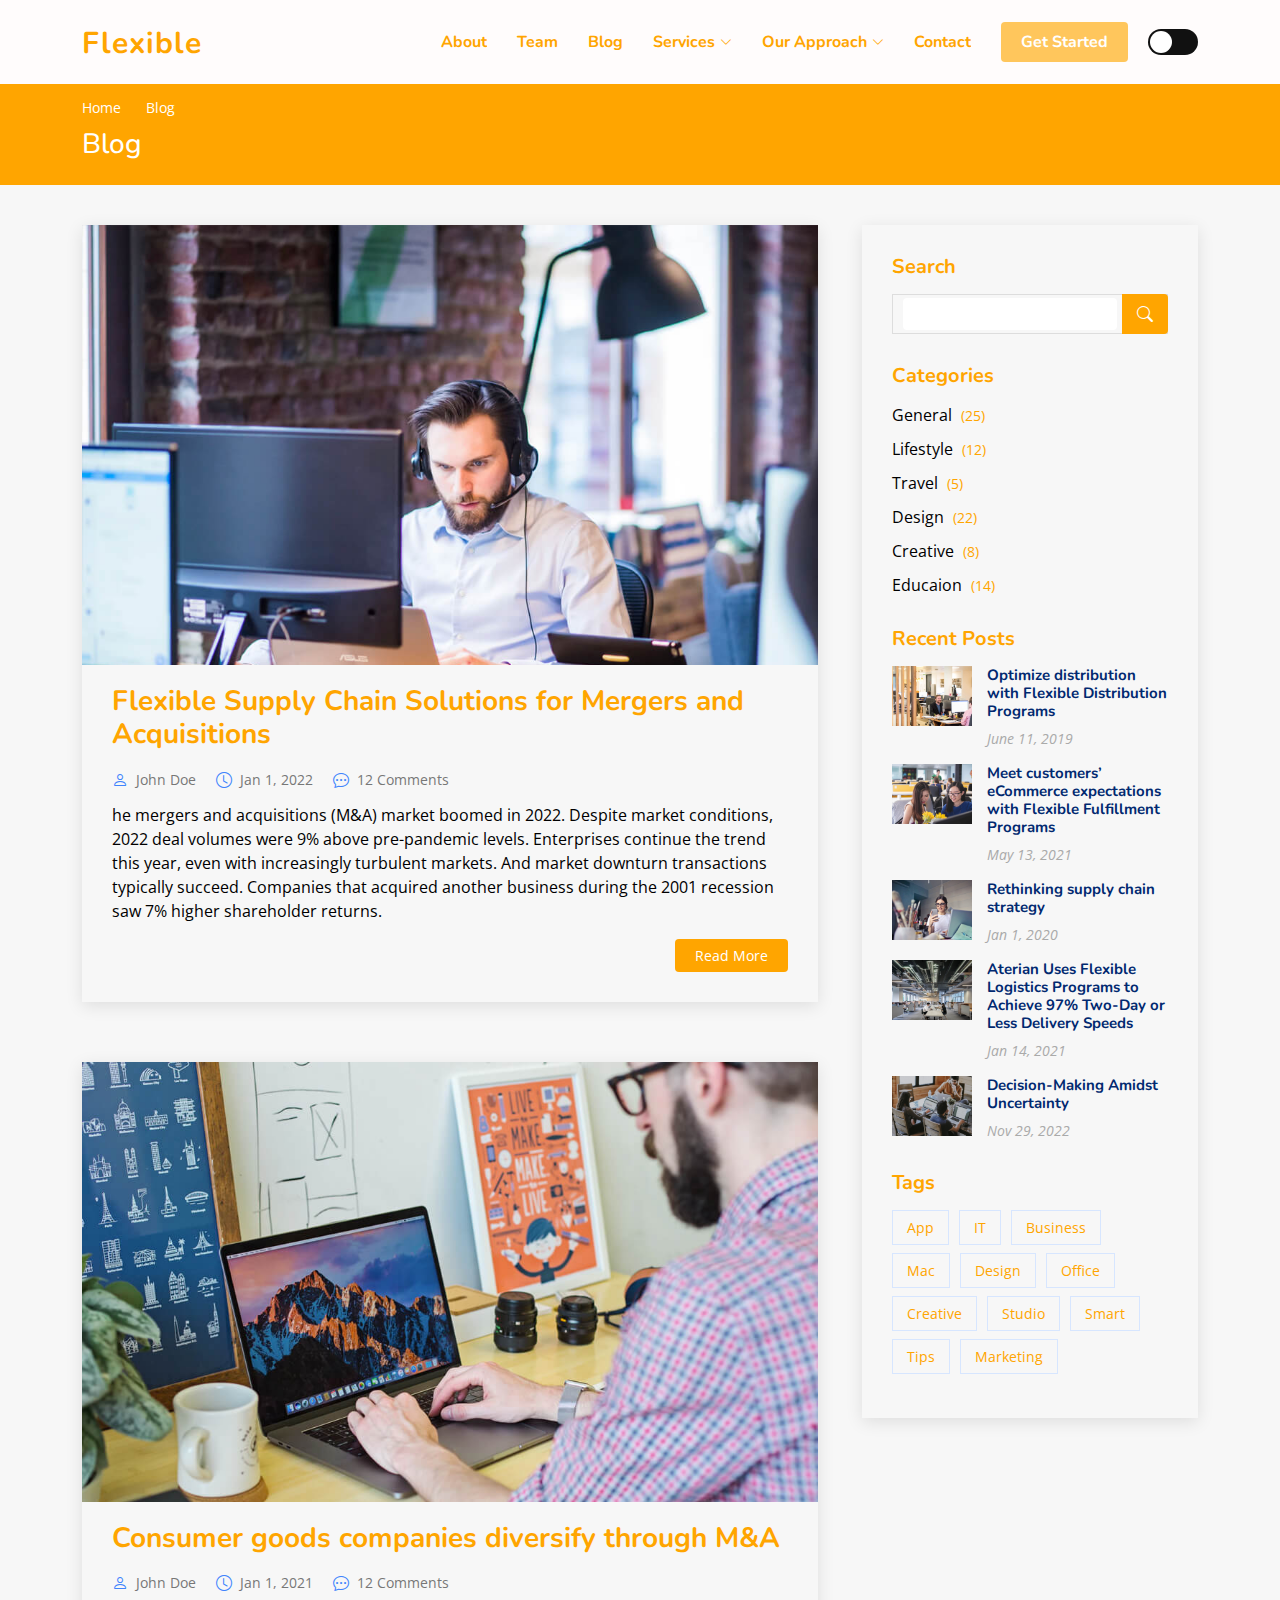
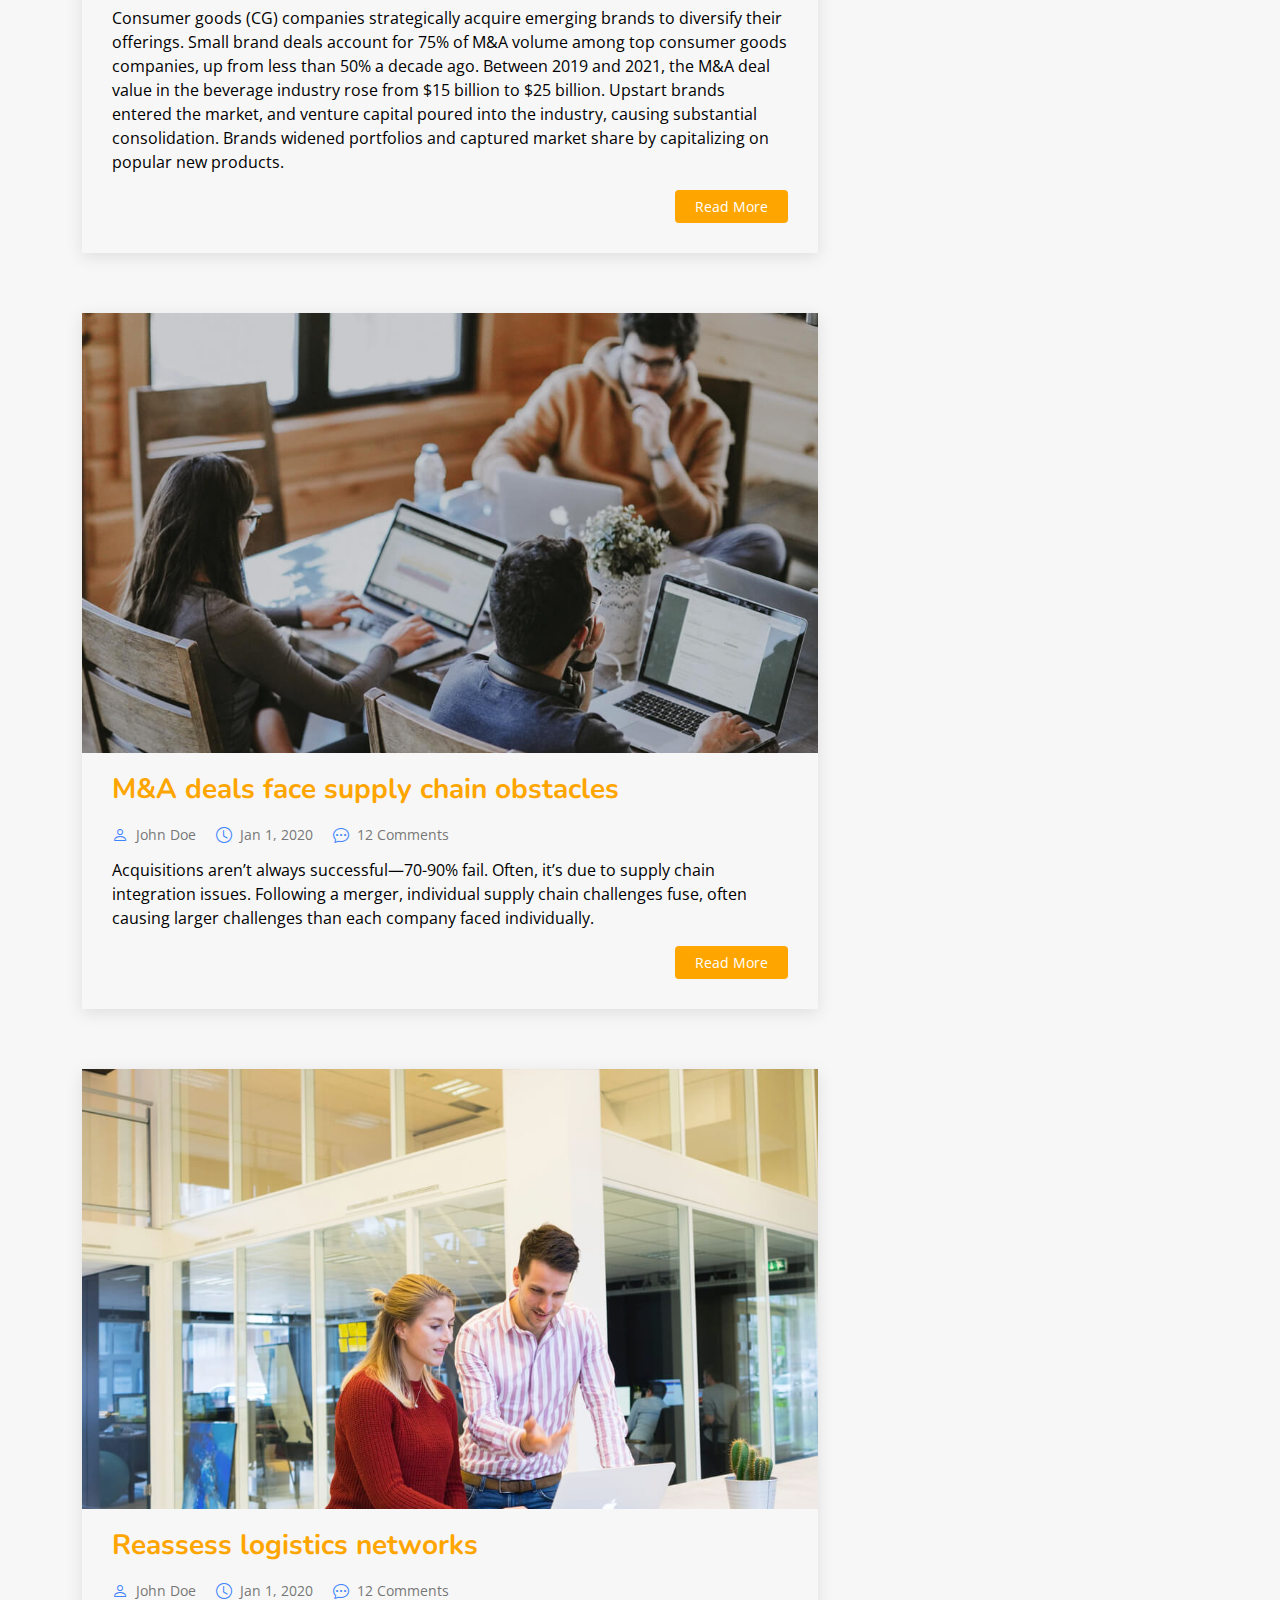
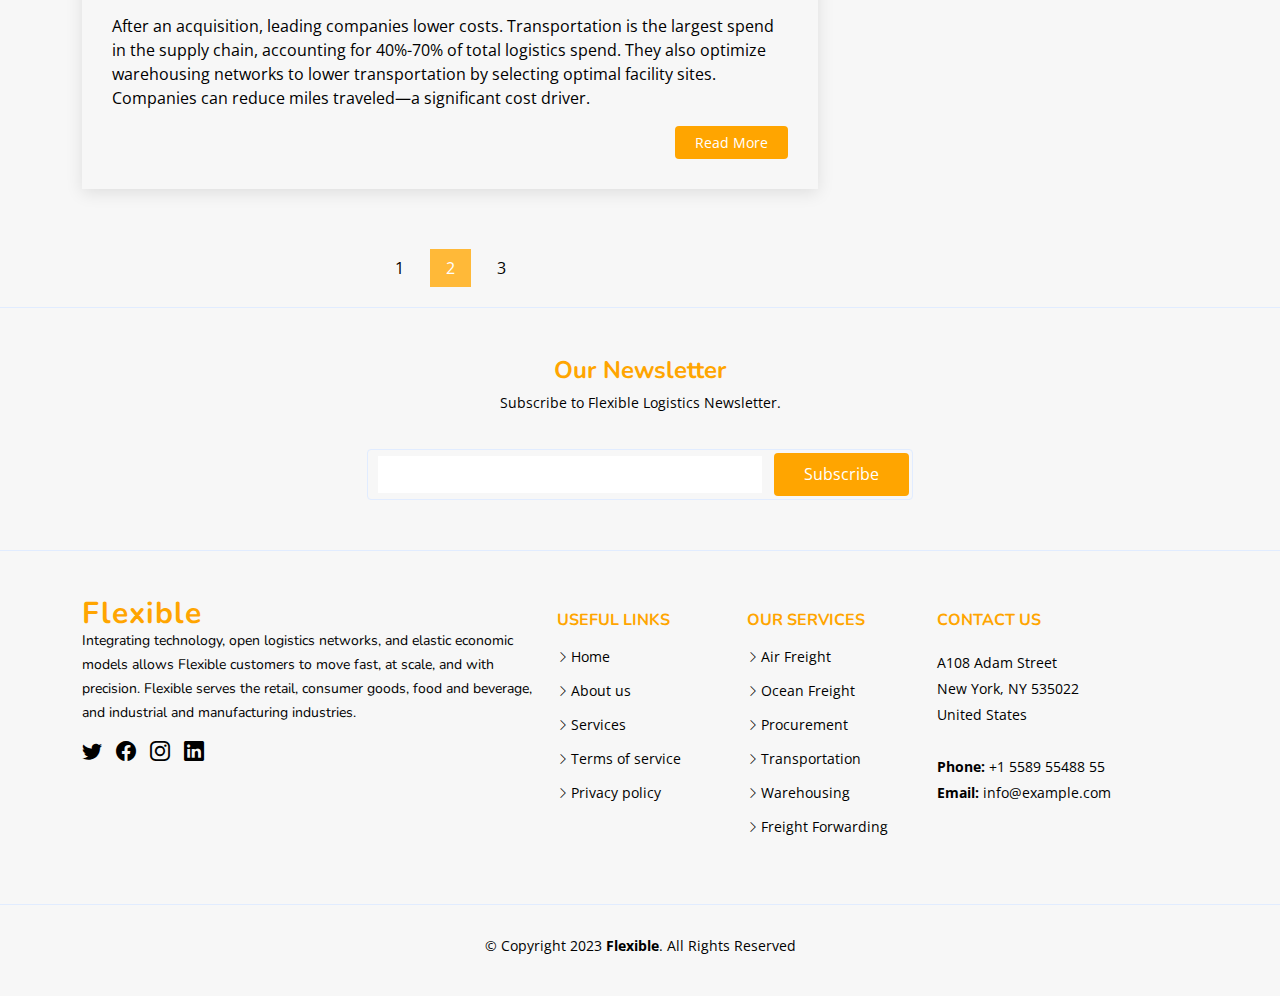
<file: blog.html>
<!DOCTYPE html>
<html lang="en">

<head>
  <meta charset="utf-8">
  <meta content="width=device-width, initial-scale=1.0" name="viewport">

  <title>Blog - FlexStart Bootstrap Template</title>
  <meta content="" name="description">
  <meta content="" name="keywords">

  <!-- Favicons -->
  <link href="assets/img/favicon.png" rel="icon">
  <link href="assets/img/apple-touch-icon.png" rel="apple-touch-icon">

  <!-- Google Fonts -->
  <link
    href="https://fonts.googleapis.com/css?family=Open+Sans:300,300i,400,400i,600,600i,700,700i|Nunito:300,300i,400,400i,600,600i,700,700i|Poppins:300,300i,400,400i,500,500i,600,600i,700,700i"
    rel="stylesheet">

  <!-- Vendor CSS Files -->
  <link href="assets/vendor/aos/aos.css" rel="stylesheet">
  <link href="assets/vendor/bootstrap/css/bootstrap.min.css" rel="stylesheet">
  <link href="assets/vendor/bootstrap-icons/bootstrap-icons.css" rel="stylesheet">
  <link href="assets/vendor/glightbox/css/glightbox.min.css" rel="stylesheet">
  <link href="assets/vendor/remixicon/remixicon.css" rel="stylesheet">
  <link href="assets/vendor/swiper/swiper-bundle.min.css" rel="stylesheet">

  <!-- Template Main CSS File -->
  <link href="assets/css/style.css" rel="stylesheet">

  <!-- =======================================================
  * Template Name: FlexStart
  * Updated: Jun 04 2023 with Bootstrap v5.3.0
  * Template URL: https://bootstrapmade.com/flexstart-bootstrap-startup-template/
  * Author: BootstrapMade.com
  * License: https://bootstrapmade.com/license/
  ======================================================== -->
</head>

<body>

  <!-- ======= Header ======= -->
  <header id="header" class="header fixed-top">
    <div class="container-fluid container-xl d-flex align-items-center justify-content-between">

      <a href="index.html" class="logo d-flex align-items-center">

        <span>Flexible</span>
      </a>

      <nav id="navbar" class="navbar">
        <ul>
          <li><a class="nav-link scrollto" href="#about">About</a></li>
          <li><a class="nav-link scrollto" href="#team">Team</a></li>
          <li><a href="blog.html">Blog</a></li>
          <li class="dropdown"><a href="#"><span>Services</span> <i class="bi bi-chevron-down"></i></a>
            <ul>
              <li><a href="#">Air Freight</a></li>
              <li><a href="#">Ocean Freight</a></li>
              <li><a href="#">Procurement</a></li>
              <li><a href="#">Logistics and Transportation</a></li>
              <li><a href="#">Warehousing & Distribution</a></li>
              <li><a href="#">Freight Forwarding</a></li>
            </ul>
          </li>

          <li class="dropdown megamenu"><a href="#"><span>Our Approach</span> <i class="bi bi-chevron-down"></i></a>
            <ul>
              <li>
                <a href="#">Approach Overview</a>
                <p>Complementing fixed network with Flexible logistics.</p>
              </li>
              <li>
                <a href="#">Logistics Network</a>
                <p>The largest Network of World class logistics provider.</p>
              </li>
              <li>
                <a href="#">Logistics Platform</a>
                <p>A single platform to execute, manage and optimize programs.</p>
              </li>
              <li>
                <a href="#">Logistics Operation</a>
                <p>Enterprise logistics expertise in a single point of contact. </p>
              </li>
            </ul>
          </li>

          <li><a class="nav-link scrollto" href="#contact">Contact</a></li>
          <li><a class="getstarted scrollto" href="#about">Get Started</a></li>
          <li>&nbsp; &nbsp; &nbsp;</li>
          <li><input type="checkbox" class="checkbox" id="checkbox">
            <label for="checkbox" class="checkbox-label">
              <i class="fas fa-moon"></i>
              <i class="fas fa-sun"></i>
              <span class="ball"></span>
            </label>
          </li>
        </ul>
        <i class="bi bi-list mobile-nav-toggle"></i>
      </nav><!-- .navbar -->

    </div>
  </header><!-- End Header -->

  <main id="main">

    <!-- ======= Breadcrumbs ======= -->
    <section class="breadcrumbs">
      <div class="container">

        <ol>
          <li><a href="index.html">Home</a></li>
          <li>Blog</li>
        </ol>
        <h2>Blog</h2>

      </div>
    </section><!-- End Breadcrumbs -->

    <!-- ======= Blog Section ======= -->
    <section id="blog" class="blog">
      <div class="container" data-aos="fade-up">

        <div class="row">

          <div class="col-lg-8 entries">

            <article class="entry">

              <div class="entry-img">
                <img src="assets/img/blog/blog-1.jpg" alt="" class="img-fluid">
              </div>

              <h2 class="entry-title">
                <a href="blog-single.html">Flexible Supply Chain Solutions for Mergers and Acquisitions</a>
              </h2>

              <div class="entry-meta">
                <ul>
                  <li class="d-flex align-items-center"><i class="bi bi-person"></i> <a href="blog-single.html">John
                      Doe</a></li>
                  <li class="d-flex align-items-center"><i class="bi bi-clock"></i> <a href="blog-single.html"><time
                        datetime="2020-01-01">Jan 1, 2022</time></a></li>
                  <li class="d-flex align-items-center"><i class="bi bi-chat-dots"></i> <a href="blog-single.html">12
                      Comments</a></li>
                </ul>
              </div>

              <div class="entry-content">
                <p>
                  he mergers and acquisitions (M&A) market boomed in 2022. Despite market conditions, 2022 deal volumes
                  were 9% above
                  pre-pandemic levels.

                  Enterprises continue the trend this year, even with increasingly turbulent markets. And market
                  downturn transactions
                  typically succeed. Companies that acquired another business during the 2001 recession saw 7% higher
                  shareholder returns.
                </p>
                <div class="read-more">
                  <a href="blog-single.html">Read More</a>
                </div>
              </div>

            </article><!-- End blog entry -->

            <article class="entry">

              <div class="entry-img">
                <img src="assets/img/blog/blog-2.jpg" alt="" class="img-fluid">
              </div>

              <h2 class="entry-title">
                <a href="blog-single.html">Consumer goods companies diversify through M&A</a>
              </h2>

              <div class="entry-meta">
                <ul>
                  <li class="d-flex align-items-center"><i class="bi bi-person"></i> <a href="blog-single.html">John
                      Doe</a></li>
                  <li class="d-flex align-items-center"><i class="bi bi-clock"></i> <a href="blog-single.html"><time
                        datetime="2020-01-01">Jan 1, 2021</time></a></li>
                  <li class="d-flex align-items-center"><i class="bi bi-chat-dots"></i> <a href="blog-single.html">12
                      Comments</a></li>
                </ul>
              </div>

              <div class="entry-content">
                <p>
                  Consumer goods (CG) companies strategically acquire emerging brands to diversify their offerings.
                  Small brand deals
                  account for 75% of M&A volume among top consumer goods companies, up from less than 50% a decade ago.

                  Between 2019 and 2021, the M&A deal value in the beverage industry rose from $15 billion to $25
                  billion. Upstart brands
                  entered the market, and venture capital poured into the industry, causing substantial consolidation.
                  Brands widened
                  portfolios and captured market share by capitalizing on popular new products.
                <div class="read-more">
                  <a href="blog-single.html">Read More</a>
                </div>
              </div>

            </article><!-- End blog entry -->

            <article class="entry">

              <div class="entry-img">
                <img src="assets/img/blog/blog-3.jpg" alt="" class="img-fluid">
              </div>

              <h2 class="entry-title">
                <a href="blog-single.html">M&A deals face supply chain obstacles</a>
              </h2>

              <div class="entry-meta">
                <ul>
                  <li class="d-flex align-items-center"><i class="bi bi-person"></i> <a href="blog-single.html">John
                      Doe</a></li>
                  <li class="d-flex align-items-center"><i class="bi bi-clock"></i> <a href="blog-single.html"><time
                        datetime="2020-01-01">Jan 1, 2020</time></a></li>
                  <li class="d-flex align-items-center"><i class="bi bi-chat-dots"></i> <a href="blog-single.html">12
                      Comments</a></li>
                </ul>
              </div>

              <div class="entry-content">
                <p>
                  Acquisitions aren’t always successful—70-90% fail. Often, it’s due to supply chain integration issues.
                  Following a
                  merger, individual supply chain challenges fuse, often causing larger challenges than each company
                  faced individually.
                </p>
                <div class="read-more">
                  <a href="blog-single.html">Read More</a>
                </div>
              </div>

            </article><!-- End blog entry -->

            <article class="entry">

              <div class="entry-img">
                <img src="assets/img/blog/blog-4.jpg" alt="" class="img-fluid">
              </div>

              <h2 class="entry-title">
                <a href="blog-single.html">Reassess logistics networks</a>
              </h2>

              <div class="entry-meta">
                <ul>
                  <li class="d-flex align-items-center"><i class="bi bi-person"></i> <a href="blog-single.html">John
                      Doe</a></li>
                  <li class="d-flex align-items-center"><i class="bi bi-clock"></i> <a href="blog-single.html"><time
                        datetime="2020-01-01">Jan 1, 2020</time></a></li>
                  <li class="d-flex align-items-center"><i class="bi bi-chat-dots"></i> <a href="blog-single.html">12
                      Comments</a></li>
                </ul>
              </div>

              <div class="entry-content">
                <p>
                  After an acquisition, leading companies lower costs. Transportation is the largest spend in the supply
                  chain, accounting
                  for 40%-70% of total logistics spend. They also optimize warehousing networks to lower transportation
                  by selecting
                  optimal facility sites. Companies can reduce miles traveled—a significant cost driver.
                </p>
                <div class="read-more">
                  <a href="blog-single.html">Read More</a>
                </div>
              </div>

            </article><!-- End blog entry -->

            <div class="blog-pagination">
              <ul class="justify-content-center">
                <li><a href="#">1</a></li>
                <li class="active"><a href="#">2</a></li>
                <li><a href="#">3</a></li>
              </ul>
            </div>

          </div><!-- End blog entries list -->

          <div class="col-lg-4">

            <div class="sidebar">

              <h3 class="sidebar-title">Search</h3>
              <div class="sidebar-item search-form">
                <form action="">
                  <input type="text">
                  <button type="submit"><i class="bi bi-search"></i></button>
                </form>
              </div><!-- End sidebar search formn-->

              <h3 class="sidebar-title">Categories</h3>
              <div class="sidebar-item categories">
                <ul>
                  <li><a href="#">General <span>(25)</span></a></li>
                  <li><a href="#">Lifestyle <span>(12)</span></a></li>
                  <li><a href="#">Travel <span>(5)</span></a></li>
                  <li><a href="#">Design <span>(22)</span></a></li>
                  <li><a href="#">Creative <span>(8)</span></a></li>
                  <li><a href="#">Educaion <span>(14)</span></a></li>
                </ul>
              </div><!-- End sidebar categories-->

              <h3 class="sidebar-title">Recent Posts</h3>
              <div class="sidebar-item recent-posts">
                <div class="post-item clearfix">
                  <img src="assets/img/blog/blog-recent-1.jpg" alt="">
                  <h4><a href="blog-single.html">Optimize distribution with Flexible Distribution Programs</a></h4>
                  <time datetime="2020-01-01">June 11, 2019</time>
                </div>

                <div class="post-item clearfix">
                  <img src="assets/img/blog/blog-recent-2.jpg" alt="">
                  <h4><a href="blog-single.html">Meet customers’ eCommerce expectations with Flexible Fulfillment
                      Programs</a></h4>
                  <time datetime="2020-01-01">May 13, 2021</time>
                </div>

                <div class="post-item clearfix">
                  <img src="assets/img/blog/blog-recent-3.jpg" alt="">
                  <h4><a href="blog-single.html">Rethinking supply chain strategy</a></h4>
                  <time datetime="2020-01-01">Jan 1, 2020</time>
                </div>

                <div class="post-item clearfix">
                  <img src="assets/img/blog/blog-recent-4.jpg" alt="">
                  <h4><a href="blog-single.html"> Aterian Uses Flexible Logistics Programs to Achieve 97% Two-Day or
                      Less Delivery Speeds</a></h4>
                  <time datetime="2020-01-01">Jan 14, 2021</time>
                </div>

                <div class="post-item clearfix">
                  <img src="assets/img/blog/blog-recent-5.jpg" alt="">
                  <h4><a href="blog-single.html">Decision-Making Amidst Uncertainty</a></h4>
                  <time datetime="2020-01-01">Nov 29, 2022</time>
                </div>

              </div><!-- End sidebar recent posts-->

              <h3 class="sidebar-title">Tags</h3>
              <div class="sidebar-item tags">
                <ul>
                  <li><a href="#">App</a></li>
                  <li><a href="#">IT</a></li>
                  <li><a href="#">Business</a></li>
                  <li><a href="#">Mac</a></li>
                  <li><a href="#">Design</a></li>
                  <li><a href="#">Office</a></li>
                  <li><a href="#">Creative</a></li>
                  <li><a href="#">Studio</a></li>
                  <li><a href="#">Smart</a></li>
                  <li><a href="#">Tips</a></li>
                  <li><a href="#">Marketing</a></li>
                </ul>
              </div><!-- End sidebar tags-->

            </div><!-- End sidebar -->

          </div><!-- End blog sidebar -->

        </div>

      </div>
    </section><!-- End Blog Section -->

  </main><!-- End #main -->

  <!-- ======= Footer ======= -->
  <footer id="footer" class="footer">

    <div class="footer-newsletter">
      <div class="container">
        <div class="row justify-content-center">
          <div class="col-lg-12 text-center">
            <h4>Our Newsletter</h4>
            <p>Subscribe to Flexible Logistics Newsletter.</p>
          </div>
          <div class="col-lg-6">
            <form action="" method="post">
              <input type="email" name="email"><input type="submit" value="Subscribe">
            </form>
          </div>
        </div>
      </div>
    </div>

    <div class="footer-top">
      <div class="container">
        <div class="row gy-4">
          <div class="col-lg-5 col-md-12 footer-info">
            <a href="index.html" class="logo d-flex align-items-center">

              <span>Flexible</span>
            </a>
            <p>Integrating technology, open logistics networks, and elastic economic models allows Flexible customers to
              move fast, at
              scale, and with precision. Flexible serves the retail, consumer goods, food and beverage, and industrial
              and
              manufacturing industries.</p>
            <div class="social-links mt-3">
              <a href="#" class="twitter"><i class="bi bi-twitter"></i></a>
              <a href="#" class="facebook"><i class="bi bi-facebook"></i></a>
              <a href="#" class="instagram"><i class="bi bi-instagram"></i></a>
              <a href="#" class="linkedin"><i class="bi bi-linkedin"></i></a>
            </div>
          </div>

          <div class="col-lg-2 col-6 footer-links">
            <h4>Useful Links</h4>
            <ul>
              <li><i class="bi bi-chevron-right"></i> <a href="#">Home</a></li>
              <li><i class="bi bi-chevron-right"></i> <a href="#">About us</a></li>
              <li><i class="bi bi-chevron-right"></i> <a href="#">Services</a></li>
              <li><i class="bi bi-chevron-right"></i> <a href="#">Terms of service</a></li>
              <li><i class="bi bi-chevron-right"></i> <a href="#">Privacy policy</a></li>
            </ul>
          </div>

          <div class="col-lg-2 col-6 footer-links">
            <h4>Our Services</h4>
            <ul>
              <li><i class="bi bi-chevron-right"></i> <a href="#">Air Freight</a></li>
              <li><i class="bi bi-chevron-right"></i> <a href="#">Ocean Freight</a></li>
              <li><i class="bi bi-chevron-right"></i> <a href="#">Procurement</a></li>
              <li><i class="bi bi-chevron-right"></i> <a href="#"> Transportation</a></li>
              <li><i class="bi bi-chevron-right"></i> <a href="#">Warehousing </a></li>
              <li><i class="bi bi-chevron-right"></i> <a href="#">Freight Forwarding</a></li>
            </ul>
          </div>

          <div class="col-lg-3 col-md-12 footer-contact text-center text-md-start">
            <h4>Contact Us</h4>
            <p>
              A108 Adam Street <br>
              New York, NY 535022<br>
              United States <br><br>
              <strong>Phone:</strong> +1 5589 55488 55<br>
              <strong>Email:</strong> info@example.com<br>
            </p>

          </div>

        </div>
      </div>
    </div>

    <div class="container">
      <div class="copyright">
        &copy; Copyright 2023 <strong><span>Flexible</span></strong>. All Rights Reserved
      </div>
      <div class="credits">


      </div>
    </div>
  </footer><!-- End Footer -->

  <a href="#" class="back-to-top d-flex align-items-center justify-content-center"><i
      class="bi bi-arrow-up-short"></i></a>

  <!-- Vendor JS Files -->
  <script src="assets/vendor/purecounter/purecounter_vanilla.js"></script>
  <script src="assets/vendor/aos/aos.js"></script>
  <script src="assets/vendor/bootstrap/js/bootstrap.bundle.min.js"></script>
  <script src="assets/vendor/glightbox/js/glightbox.min.js"></script>
  <script src="assets/vendor/isotope-layout/isotope.pkgd.min.js"></script>
  <script src="assets/vendor/swiper/swiper-bundle.min.js"></script>
  <script src="assets/vendor/php-email-form/validate.js"></script>

  <!-- Template Main JS File -->
  <script src="assets/js/main.js"></script>

</body>

</html>
</file>
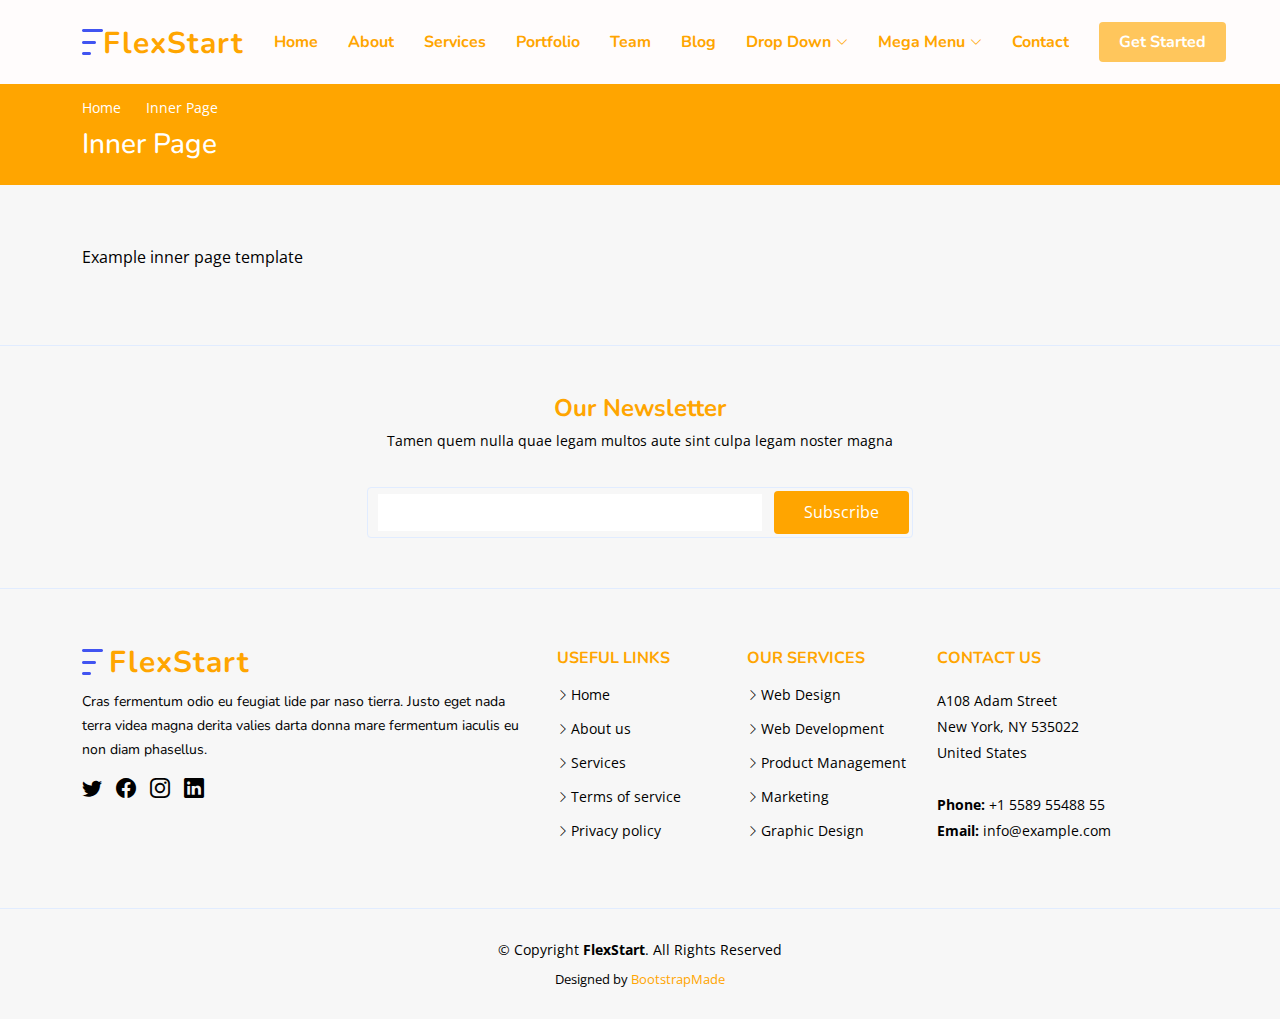
<file: inner-page.html>
<!DOCTYPE html>
<html lang="en">

<head>
  <meta charset="utf-8">
  <meta content="width=device-width, initial-scale=1.0" name="viewport">

  <title>Inner Page - FlexStart Bootstrap Template</title>
  <meta content="" name="description">
  <meta content="" name="keywords">

  <!-- Favicons -->
  <link href="assets/img/favicon.png" rel="icon">
  <link href="assets/img/apple-touch-icon.png" rel="apple-touch-icon">

  <!-- Google Fonts -->
  <link href="https://fonts.googleapis.com/css?family=Open+Sans:300,300i,400,400i,600,600i,700,700i|Nunito:300,300i,400,400i,600,600i,700,700i|Poppins:300,300i,400,400i,500,500i,600,600i,700,700i" rel="stylesheet">

  <!-- Vendor CSS Files -->
  <link href="assets/vendor/aos/aos.css" rel="stylesheet">
  <link href="assets/vendor/bootstrap/css/bootstrap.min.css" rel="stylesheet">
  <link href="assets/vendor/bootstrap-icons/bootstrap-icons.css" rel="stylesheet">
  <link href="assets/vendor/glightbox/css/glightbox.min.css" rel="stylesheet">
  <link href="assets/vendor/remixicon/remixicon.css" rel="stylesheet">
  <link href="assets/vendor/swiper/swiper-bundle.min.css" rel="stylesheet">

  <!-- Template Main CSS File -->
  <link href="assets/css/style.css" rel="stylesheet">

  <!-- =======================================================
  * Template Name: FlexStart
  * Updated: Jun 04 2023 with Bootstrap v5.3.0
  * Template URL: https://bootstrapmade.com/flexstart-bootstrap-startup-template/
  * Author: BootstrapMade.com
  * License: https://bootstrapmade.com/license/
  ======================================================== -->
</head>

<body>

  <!-- ======= Header ======= -->
  <header id="header" class="header fixed-top">
    <div class="container-fluid container-xl d-flex align-items-center justify-content-between">

      <a href="index.html" class="logo d-flex align-items-center">
        <img src="assets/img/logo.png" alt="">
        <span>FlexStart</span>
      </a>

      <nav id="navbar" class="navbar">
        <ul>
          <li><a class="nav-link scrollto " href="#hero">Home</a></li>
          <li><a class="nav-link scrollto" href="#about">About</a></li>
          <li><a class="nav-link scrollto" href="#services">Services</a></li>
          <li><a class="nav-link scrollto" href="#portfolio">Portfolio</a></li>
          <li><a class="nav-link scrollto" href="#team">Team</a></li>
          <li><a href="blog.html">Blog</a></li>
          <li class="dropdown"><a href="#"><span>Drop Down</span> <i class="bi bi-chevron-down"></i></a>
            <ul>
              <li><a href="#">Drop Down 1</a></li>
              <li class="dropdown"><a href="#"><span>Deep Drop Down</span> <i class="bi bi-chevron-right"></i></a>
                <ul>
                  <li><a href="#">Deep Drop Down 1</a></li>
                  <li><a href="#">Deep Drop Down 2</a></li>
                  <li><a href="#">Deep Drop Down 3</a></li>
                  <li><a href="#">Deep Drop Down 4</a></li>
                  <li><a href="#">Deep Drop Down 5</a></li>
                </ul>
              </li>
              <li><a href="#">Drop Down 2</a></li>
              <li><a href="#">Drop Down 3</a></li>
              <li><a href="#">Drop Down 4</a></li>
            </ul>
          </li>

          <li class="dropdown megamenu"><a href="#"><span>Mega Menu</span> <i class="bi bi-chevron-down"></i></a>
            <ul>
              <li>
                <a href="#">Column 1 link 1</a>
                <a href="#">Column 1 link 2</a>
                <a href="#">Column 1 link 3</a>
              </li>
              <li>
                <a href="#">Column 2 link 1</a>
                <a href="#">Column 2 link 2</a>
                <a href="#">Column 3 link 3</a>
              </li>
              <li>
                <a href="#">Column 3 link 1</a>
                <a href="#">Column 3 link 2</a>
                <a href="#">Column 3 link 3</a>
              </li>
              <li>
                <a href="#">Column 4 link 1</a>
                <a href="#">Column 4 link 2</a>
                <a href="#">Column 4 link 3</a>
              </li>
            </ul>
          </li>

          <li><a class="nav-link scrollto" href="#contact">Contact</a></li>
          <li><a class="getstarted scrollto" href="#about">Get Started</a></li>
        </ul>
        <i class="bi bi-list mobile-nav-toggle"></i>
      </nav><!-- .navbar -->

    </div>
  </header><!-- End Header -->

  <main id="main">

    <!-- ======= Breadcrumbs ======= -->
    <section class="breadcrumbs">
      <div class="container">

        <ol>
          <li><a href="index.html">Home</a></li>
          <li>Inner Page</li>
        </ol>
        <h2>Inner Page</h2>

      </div>
    </section><!-- End Breadcrumbs -->

    <section class="inner-page">
      <div class="container">
        <p>
          Example inner page template
        </p>
      </div>
    </section>

  </main><!-- End #main -->

  <!-- ======= Footer ======= -->
  <footer id="footer" class="footer">

    <div class="footer-newsletter">
      <div class="container">
        <div class="row justify-content-center">
          <div class="col-lg-12 text-center">
            <h4>Our Newsletter</h4>
            <p>Tamen quem nulla quae legam multos aute sint culpa legam noster magna</p>
          </div>
          <div class="col-lg-6">
            <form action="" method="post">
              <input type="email" name="email"><input type="submit" value="Subscribe">
            </form>
          </div>
        </div>
      </div>
    </div>

    <div class="footer-top">
      <div class="container">
        <div class="row gy-4">
          <div class="col-lg-5 col-md-12 footer-info">
            <a href="index.html" class="logo d-flex align-items-center">
              <img src="assets/img/logo.png" alt="">
              <span>FlexStart</span>
            </a>
            <p>Cras fermentum odio eu feugiat lide par naso tierra. Justo eget nada terra videa magna derita valies darta donna mare fermentum iaculis eu non diam phasellus.</p>
            <div class="social-links mt-3">
              <a href="#" class="twitter"><i class="bi bi-twitter"></i></a>
              <a href="#" class="facebook"><i class="bi bi-facebook"></i></a>
              <a href="#" class="instagram"><i class="bi bi-instagram"></i></a>
              <a href="#" class="linkedin"><i class="bi bi-linkedin"></i></a>
            </div>
          </div>

          <div class="col-lg-2 col-6 footer-links">
            <h4>Useful Links</h4>
            <ul>
              <li><i class="bi bi-chevron-right"></i> <a href="#">Home</a></li>
              <li><i class="bi bi-chevron-right"></i> <a href="#">About us</a></li>
              <li><i class="bi bi-chevron-right"></i> <a href="#">Services</a></li>
              <li><i class="bi bi-chevron-right"></i> <a href="#">Terms of service</a></li>
              <li><i class="bi bi-chevron-right"></i> <a href="#">Privacy policy</a></li>
            </ul>
          </div>

          <div class="col-lg-2 col-6 footer-links">
            <h4>Our Services</h4>
            <ul>
              <li><i class="bi bi-chevron-right"></i> <a href="#">Web Design</a></li>
              <li><i class="bi bi-chevron-right"></i> <a href="#">Web Development</a></li>
              <li><i class="bi bi-chevron-right"></i> <a href="#">Product Management</a></li>
              <li><i class="bi bi-chevron-right"></i> <a href="#">Marketing</a></li>
              <li><i class="bi bi-chevron-right"></i> <a href="#">Graphic Design</a></li>
            </ul>
          </div>

          <div class="col-lg-3 col-md-12 footer-contact text-center text-md-start">
            <h4>Contact Us</h4>
            <p>
              A108 Adam Street <br>
              New York, NY 535022<br>
              United States <br><br>
              <strong>Phone:</strong> +1 5589 55488 55<br>
              <strong>Email:</strong> info@example.com<br>
            </p>

          </div>

        </div>
      </div>
    </div>

    <div class="container">
      <div class="copyright">
        &copy; Copyright <strong><span>FlexStart</span></strong>. All Rights Reserved
      </div>
      <div class="credits">
        <!-- All the links in the footer should remain intact. -->
        <!-- You can delete the links only if you purchased the pro version. -->
        <!-- Licensing information: https://bootstrapmade.com/license/ -->
        <!-- Purchase the pro version with working PHP/AJAX contact form: https://bootstrapmade.com/flexstart-bootstrap-startup-template/ -->
        Designed by <a href="https://bootstrapmade.com/">BootstrapMade</a>
      </div>
    </div>
  </footer><!-- End Footer -->

  <a href="#" class="back-to-top d-flex align-items-center justify-content-center"><i class="bi bi-arrow-up-short"></i></a>

  <!-- Vendor JS Files -->
  <script src="assets/vendor/purecounter/purecounter_vanilla.js"></script>
  <script src="assets/vendor/aos/aos.js"></script>
  <script src="assets/vendor/bootstrap/js/bootstrap.bundle.min.js"></script>
  <script src="assets/vendor/glightbox/js/glightbox.min.js"></script>
  <script src="assets/vendor/isotope-layout/isotope.pkgd.min.js"></script>
  <script src="assets/vendor/swiper/swiper-bundle.min.js"></script>
  <script src="assets/vendor/php-email-form/validate.js"></script>

  <!-- Template Main JS File -->
  <script src="assets/js/main.js"></script>

</body>

</html>
</file>
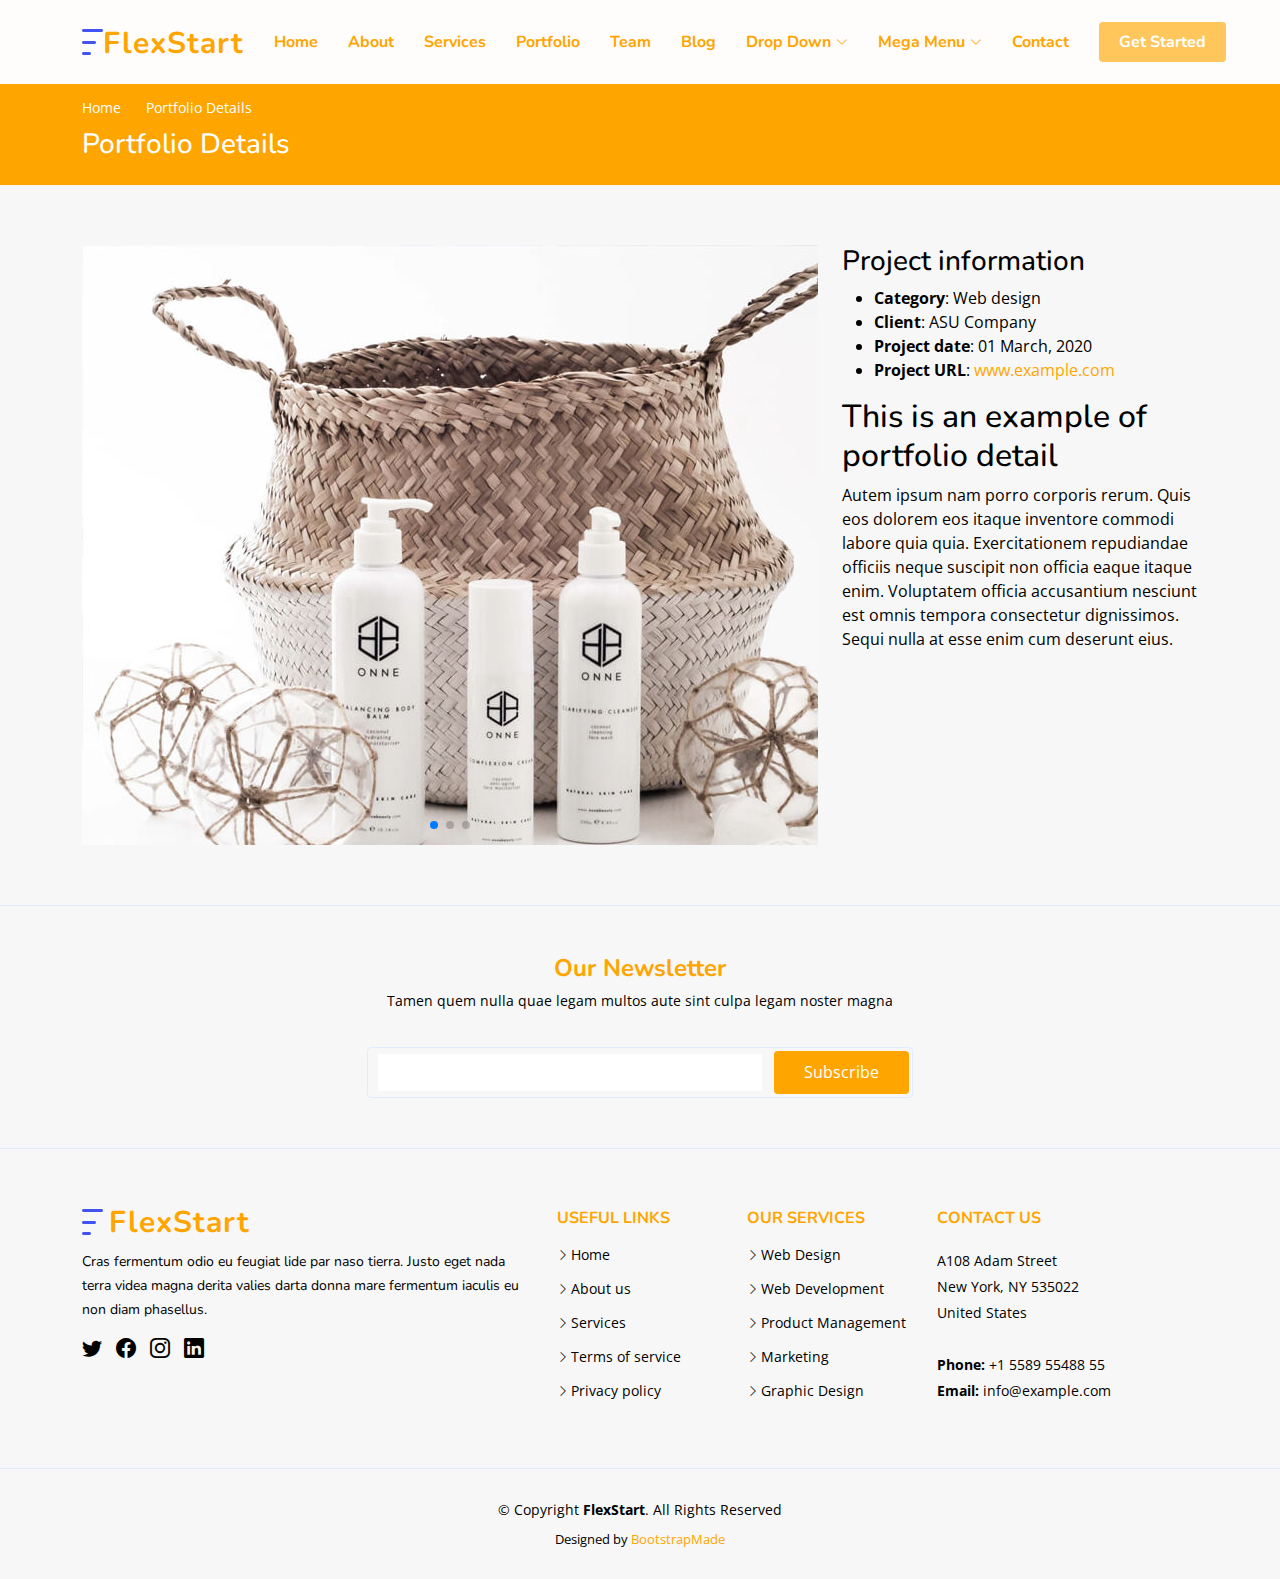
<file: portfolio-details.html>
<!DOCTYPE html>
<html lang="en">

<head>
  <meta charset="utf-8">
  <meta content="width=device-width, initial-scale=1.0" name="viewport">

  <title>Portfolio Details - FlexStart Bootstrap Template</title>
  <meta content="" name="description">
  <meta content="" name="keywords">

  <!-- Favicons -->
  <link href="assets/img/favicon.png" rel="icon">
  <link href="assets/img/apple-touch-icon.png" rel="apple-touch-icon">

  <!-- Google Fonts -->
  <link href="https://fonts.googleapis.com/css?family=Open+Sans:300,300i,400,400i,600,600i,700,700i|Nunito:300,300i,400,400i,600,600i,700,700i|Poppins:300,300i,400,400i,500,500i,600,600i,700,700i" rel="stylesheet">

  <!-- Vendor CSS Files -->
  <link href="assets/vendor/aos/aos.css" rel="stylesheet">
  <link href="assets/vendor/bootstrap/css/bootstrap.min.css" rel="stylesheet">
  <link href="assets/vendor/bootstrap-icons/bootstrap-icons.css" rel="stylesheet">
  <link href="assets/vendor/glightbox/css/glightbox.min.css" rel="stylesheet">
  <link href="assets/vendor/remixicon/remixicon.css" rel="stylesheet">
  <link href="assets/vendor/swiper/swiper-bundle.min.css" rel="stylesheet">

  <!-- Template Main CSS File -->
  <link href="assets/css/style.css" rel="stylesheet">

  <!-- =======================================================
  * Template Name: FlexStart
  * Updated: Jun 04 2023 with Bootstrap v5.3.0
  * Template URL: https://bootstrapmade.com/flexstart-bootstrap-startup-template/
  * Author: BootstrapMade.com
  * License: https://bootstrapmade.com/license/
  ======================================================== -->
</head>

<body>

  <!-- ======= Header ======= -->
  <header id="header" class="header fixed-top">
    <div class="container-fluid container-xl d-flex align-items-center justify-content-between">

      <a href="index.html" class="logo d-flex align-items-center">
        <img src="assets/img/logo.png" alt="">
        <span>FlexStart</span>
      </a>

      <nav id="navbar" class="navbar">
        <ul>
          <li><a class="nav-link scrollto " href="#hero">Home</a></li>
          <li><a class="nav-link scrollto" href="#about">About</a></li>
          <li><a class="nav-link scrollto" href="#services">Services</a></li>
          <li><a class="nav-link scrollto" href="#portfolio">Portfolio</a></li>
          <li><a class="nav-link scrollto" href="#team">Team</a></li>
          <li><a href="blog.html">Blog</a></li>
          <li class="dropdown"><a href="#"><span>Drop Down</span> <i class="bi bi-chevron-down"></i></a>
            <ul>
              <li><a href="#">Drop Down 1</a></li>
              <li class="dropdown"><a href="#"><span>Deep Drop Down</span> <i class="bi bi-chevron-right"></i></a>
                <ul>
                  <li><a href="#">Deep Drop Down 1</a></li>
                  <li><a href="#">Deep Drop Down 2</a></li>
                  <li><a href="#">Deep Drop Down 3</a></li>
                  <li><a href="#">Deep Drop Down 4</a></li>
                  <li><a href="#">Deep Drop Down 5</a></li>
                </ul>
              </li>
              <li><a href="#">Drop Down 2</a></li>
              <li><a href="#">Drop Down 3</a></li>
              <li><a href="#">Drop Down 4</a></li>
            </ul>
          </li>

          <li class="dropdown megamenu"><a href="#"><span>Mega Menu</span> <i class="bi bi-chevron-down"></i></a>
            <ul>
              <li>
                <a href="#">Column 1 link 1</a>
                <a href="#">Column 1 link 2</a>
                <a href="#">Column 1 link 3</a>
              </li>
              <li>
                <a href="#">Column 2 link 1</a>
                <a href="#">Column 2 link 2</a>
                <a href="#">Column 3 link 3</a>
              </li>
              <li>
                <a href="#">Column 3 link 1</a>
                <a href="#">Column 3 link 2</a>
                <a href="#">Column 3 link 3</a>
              </li>
              <li>
                <a href="#">Column 4 link 1</a>
                <a href="#">Column 4 link 2</a>
                <a href="#">Column 4 link 3</a>
              </li>
            </ul>
          </li>

          <li><a class="nav-link scrollto" href="#contact">Contact</a></li>
          <li><a class="getstarted scrollto" href="#about">Get Started</a></li>
        </ul>
        <i class="bi bi-list mobile-nav-toggle"></i>
      </nav><!-- .navbar -->

    </div>
  </header><!-- End Header -->

  <main id="main">

    <!-- ======= Breadcrumbs ======= -->
    <section class="breadcrumbs">
      <div class="container">

        <ol>
          <li><a href="index.html">Home</a></li>
          <li>Portfolio Details</li>
        </ol>
        <h2>Portfolio Details</h2>

      </div>
    </section><!-- End Breadcrumbs -->

    <!-- ======= Portfolio Details Section ======= -->
    <section id="portfolio-details" class="portfolio-details">
      <div class="container">

        <div class="row gy-4">

          <div class="col-lg-8">
            <div class="portfolio-details-slider swiper">
              <div class="swiper-wrapper align-items-center">

                <div class="swiper-slide">
                  <img src="assets/img/portfolio/portfolio-1.jpg" alt="">
                </div>

                <div class="swiper-slide">
                  <img src="assets/img/portfolio/portfolio-2.jpg" alt="">
                </div>

                <div class="swiper-slide">
                  <img src="assets/img/portfolio/portfolio-3.jpg" alt="">
                </div>

              </div>
              <div class="swiper-pagination"></div>
            </div>
          </div>

          <div class="col-lg-4">
            <div class="portfolio-info">
              <h3>Project information</h3>
              <ul>
                <li><strong>Category</strong>: Web design</li>
                <li><strong>Client</strong>: ASU Company</li>
                <li><strong>Project date</strong>: 01 March, 2020</li>
                <li><strong>Project URL</strong>: <a href="#">www.example.com</a></li>
              </ul>
            </div>
            <div class="portfolio-description">
              <h2>This is an example of portfolio detail</h2>
              <p>
                Autem ipsum nam porro corporis rerum. Quis eos dolorem eos itaque inventore commodi labore quia quia. Exercitationem repudiandae officiis neque suscipit non officia eaque itaque enim. Voluptatem officia accusantium nesciunt est omnis tempora consectetur dignissimos. Sequi nulla at esse enim cum deserunt eius.
              </p>
            </div>
          </div>

        </div>

      </div>
    </section><!-- End Portfolio Details Section -->

  </main><!-- End #main -->

  <!-- ======= Footer ======= -->
  <footer id="footer" class="footer">

    <div class="footer-newsletter">
      <div class="container">
        <div class="row justify-content-center">
          <div class="col-lg-12 text-center">
            <h4>Our Newsletter</h4>
            <p>Tamen quem nulla quae legam multos aute sint culpa legam noster magna</p>
          </div>
          <div class="col-lg-6">
            <form action="" method="post">
              <input type="email" name="email"><input type="submit" value="Subscribe">
            </form>
          </div>
        </div>
      </div>
    </div>

    <div class="footer-top">
      <div class="container">
        <div class="row gy-4">
          <div class="col-lg-5 col-md-12 footer-info">
            <a href="index.html" class="logo d-flex align-items-center">
              <img src="assets/img/logo.png" alt="">
              <span>FlexStart</span>
            </a>
            <p>Cras fermentum odio eu feugiat lide par naso tierra. Justo eget nada terra videa magna derita valies darta donna mare fermentum iaculis eu non diam phasellus.</p>
            <div class="social-links mt-3">
              <a href="#" class="twitter"><i class="bi bi-twitter"></i></a>
              <a href="#" class="facebook"><i class="bi bi-facebook"></i></a>
              <a href="#" class="instagram"><i class="bi bi-instagram"></i></a>
              <a href="#" class="linkedin"><i class="bi bi-linkedin"></i></a>
            </div>
          </div>

          <div class="col-lg-2 col-6 footer-links">
            <h4>Useful Links</h4>
            <ul>
              <li><i class="bi bi-chevron-right"></i> <a href="#">Home</a></li>
              <li><i class="bi bi-chevron-right"></i> <a href="#">About us</a></li>
              <li><i class="bi bi-chevron-right"></i> <a href="#">Services</a></li>
              <li><i class="bi bi-chevron-right"></i> <a href="#">Terms of service</a></li>
              <li><i class="bi bi-chevron-right"></i> <a href="#">Privacy policy</a></li>
            </ul>
          </div>

          <div class="col-lg-2 col-6 footer-links">
            <h4>Our Services</h4>
            <ul>
              <li><i class="bi bi-chevron-right"></i> <a href="#">Web Design</a></li>
              <li><i class="bi bi-chevron-right"></i> <a href="#">Web Development</a></li>
              <li><i class="bi bi-chevron-right"></i> <a href="#">Product Management</a></li>
              <li><i class="bi bi-chevron-right"></i> <a href="#">Marketing</a></li>
              <li><i class="bi bi-chevron-right"></i> <a href="#">Graphic Design</a></li>
            </ul>
          </div>

          <div class="col-lg-3 col-md-12 footer-contact text-center text-md-start">
            <h4>Contact Us</h4>
            <p>
              A108 Adam Street <br>
              New York, NY 535022<br>
              United States <br><br>
              <strong>Phone:</strong> +1 5589 55488 55<br>
              <strong>Email:</strong> info@example.com<br>
            </p>

          </div>

        </div>
      </div>
    </div>

    <div class="container">
      <div class="copyright">
        &copy; Copyright <strong><span>FlexStart</span></strong>. All Rights Reserved
      </div>
      <div class="credits">
        <!-- All the links in the footer should remain intact. -->
        <!-- You can delete the links only if you purchased the pro version. -->
        <!-- Licensing information: https://bootstrapmade.com/license/ -->
        <!-- Purchase the pro version with working PHP/AJAX contact form: https://bootstrapmade.com/flexstart-bootstrap-startup-template/ -->
        Designed by <a href="https://bootstrapmade.com/">BootstrapMade</a>
      </div>
    </div>
  </footer><!-- End Footer -->

  <a href="#" class="back-to-top d-flex align-items-center justify-content-center"><i class="bi bi-arrow-up-short"></i></a>

  <!-- Vendor JS Files -->
  <script src="assets/vendor/purecounter/purecounter_vanilla.js"></script>
  <script src="assets/vendor/aos/aos.js"></script>
  <script src="assets/vendor/bootstrap/js/bootstrap.bundle.min.js"></script>
  <script src="assets/vendor/glightbox/js/glightbox.min.js"></script>
  <script src="assets/vendor/isotope-layout/isotope.pkgd.min.js"></script>
  <script src="assets/vendor/swiper/swiper-bundle.min.js"></script>
  <script src="assets/vendor/php-email-form/validate.js"></script>

  <!-- Template Main JS File -->
  <script src="assets/js/main.js"></script>

</body>

</html>
</file>
<file: assets/css/style.css>
/*--------------------------------------------------------------
# General
--------------------------------------------------------------*/

/* dark mode and light mode styles */
:root {
  --color-primary: #f7f7f7;
  --background-hero: url(../img/hero-bg.png) top center no-repeat;
  --color-secondary: #f32626;
  --color-text: black;
  --color-text2: orange;
  --color-black: #000;
  --color-nav: rgb(255, 252, 252);
  --color-box-shadow: rgb(87, 71, 71);
  --color-border: black;
  --color-grey-3: #6c7983;
  --color-grey-4: #454e56;
  --color-grey-5: #2a2e35;
  --color-btn: orange;
  --br-sm-2: 14px;
  --box-shadow-1: 0 3px 15px rgba(0, 0, 0, 0.3);
  scroll-behavior: smooth;
}

.light-mode {
  --color-primary: #201f1f;
  --background-hero: #201f1f;
  --color-secondary: white;
  --color-text: white;
  --color-text2: orange;
  --color-black: #ffffff;
  --color-nav: #000000;
  --color-box-shadow: black;
  --color-border: white;
  --color-grey-3: #6c7983;
  --color-grey-4: #454e56;
  --color-grey-5: #f8f8f8;
  --color-btn: red;
}




body {
  font-family: "Open Sans", sans-serif;
  color: var(--color-text);
  background: var(--color-primary);
}

a {
  color: var(--color-text2);

  text-decoration: none;
}

a:hover {
  color: #717ff5;
  text-decoration: none;
}

h1,
h2,
h3,
h4,
h5,
h6 {
  font-family: "Nunito", sans-serif;
}
/* dark mode */
.checkbox {
  opacity: 0;
  position: absolute;
  
}

.checkbox-label {
  background-color: #111;
  width: 50px;
  height: 26px;
  border-radius: 50px;
  position: relative;
  padding: 5px;
  cursor: pointer;
  display: flex;
  justify-content: space-between;
  align-items: center;
}

.fa-moon {
  color: orange;
  
}

.fa-sun {
  color: orange;
 
}

.checkbox-label .ball {
  background-color: #fff;
  width: 22px;
  height: 22px;
  position: absolute;
  left: 2px;
  top: 2px;
  border-radius: 50%;
  transition: transform 0.2s linear;
}

.checkbox:checked+.checkbox-label .ball {
  transform: translateX(24px);
}

/*--------------------------------------------------------------
# Sections
--------------------------------------------------------------*/
section {
  padding: 60px 0;
  overflow: hidden;
}

.section-header {
  text-align: center;
  padding-bottom: 40px;
}

.section-header h2 {
  font-size: 13px;
  letter-spacing: 1px;
  font-weight: 700;
  margin: 0;
  color: var(--color-text2);
  text-transform: uppercase;
}

.section-header p {
  margin: 10px 0 0 0;
  padding: 0;
  font-size: 38px;
  line-height: 42px;
  font-weight: 700;
  color: var(--color-text2);
}

@media (max-width: 768px) {
  .section-header p {
    font-size: 28px;
    line-height: 32px;
  }
}

/*--------------------------------------------------------------
# Breadcrumbs
--------------------------------------------------------------*/
.breadcrumbs {
  padding: 15px 0;
  background: var(--color-text2);
  min-height: 40px;
  margin-top: 82px;
  color: #fff;
}

@media (max-width: 992px) {
  .breadcrumbs {
    margin-top: 57px;
  }
}

.breadcrumbs h2 {
  font-size: 28px;
  font-weight: 500;
}

.breadcrumbs ol {
  display: flex;
  flex-wrap: wrap;
  list-style: none;
  padding: 0 0 10px 0;
  margin: 0;
  font-size: 14px;
}

.breadcrumbs ol a {
  color: #fff;
  transition: 0.3s;
}

.breadcrumbs ol a:hover {
  text-decoration: underline;
}

.breadcrumbs ol li+li {
  padding-left: 10px;
}

.breadcrumbs ol li+li::before {
  display: inline-block;
  padding-right: 10px;
  color: var(--color-text2);
  content: "/";
}

/*--------------------------------------------------------------
# Back to top button
--------------------------------------------------------------*/
.back-to-top {
  position: fixed;
  visibility: hidden;
  opacity: 0;
  right: 15px;
  bottom: 15px;
  z-index: 99999;
  background: var(--color-text2);
  width: 40px;
  height: 40px;
  border-radius: 4px;
  transition: all 0.4s;
}

.back-to-top i {
  font-size: 24px;
  color: #fff;
  line-height: 0;
}

.back-to-top:hover {
  background:rgb(255, 198, 92);
  color: #fff;
}

.back-to-top.active {
  visibility: visible;
  opacity: 1;
}

/*--------------------------------------------------------------
# Disable aos animation delay on mobile devices
--------------------------------------------------------------*/
@media screen and (max-width: 768px) {
  [data-aos-delay] {
    transition-delay: 0 !important;
  }
}

/*--------------------------------------------------------------
# Header
--------------------------------------------------------------*/
.header {
  background: var(--color-nav);
  transition: all 0.5s;
  z-index: 997;
  padding: 20px 0;
}

.header.header-scrolled {
  background: var(--color-nav);
  padding: 15px 0;
  box-shadow: 0px 2px 20px rgba(1, 41, 112, 0.1);
}

.header .logo {
  line-height: 0;
}


.header .logo span {
  font-size: 30px;
  font-weight: 700;
  letter-spacing: 1px;
  color: var(--color-text2);
  font-family: "Nunito", sans-serif;
  margin-top: 3px;
}

/*--------------------------------------------------------------
# Navigation Menu
--------------------------------------------------------------*/
/**
* Desktop Navigation 
*/
.navbar {
  padding: 0;
  
}

.navbar ul {
  margin: 0;
  padding: 0;
  display: flex;
  list-style: none;
  align-items: center;
  
}

.navbar li {
  position: relative;
  background: var(--color-nav);
}

.navbar a,
.navbar a:focus {
  display: flex;
  align-items: center;
  justify-content: space-between;
  padding: 10px 0 10px 30px;
  font-family: "Nunito", sans-serif;
  font-size: 16px;
  font-weight: 700;
  color: var(--color-text2);
  white-space: nowrap;
  transition: 0.3s;
}

.navbar a i,
.navbar a:focus i {
  font-size: 12px;
  line-height: 0;
  margin-left: 5px;
}

.navbar a:hover,
.navbar .active,
.navbar .active:focus,
.navbar li:hover>a {
  color: rgb(255, 198, 92);
}

.navbar .getstarted,
.navbar .getstarted:focus {
  background: rgb(255, 198, 92);
  padding: 8px 20px;
  margin-left: 30px;
  border-radius: 4px;
  color: #fff;
}

.navbar .getstarted:hover,
.navbar .getstarted:focus:hover {
  color: #fff;
  background: rgb(255, 198, 92);
}

.navbar .dropdown ul {
  display: block;
  position: absolute;
  left: 14px;
  top: calc(100% + 30px);
  margin: 0;
  padding: 10px 0;
  z-index: 99;
  opacity: 0;
  visibility: hidden;
  background: #fff;
  box-shadow: 0px 0px 30px rgba(127, 137, 161, 0.25);
  transition: 0.3s;
  border-radius: 4px;
}

.navbar .dropdown ul li {
  min-width: 200px;
}

.navbar .dropdown ul a {
  padding: 10px 20px;
  font-size: 15px;
  text-transform: none;
  color: var(--color-text2);
  font-weight: 600;
}

.navbar .dropdown ul a i {
  font-size: 12px;
}

.navbar .dropdown ul a:hover,
.navbar .dropdown ul .active:hover,
.navbar .dropdown ul li:hover>a {
  color: rgb(255, 198, 92);
}

.navbar .dropdown:hover>ul {
  opacity: 1;
  top: 100%;
  visibility: visible;
}

.navbar .megamenu {
  position: static;
}

.navbar .megamenu ul {
  margin-top: 5px;
  right: 0;
  padding: 10px;
  display: flex;
}

.navbar .megamenu ul li {
  flex: 1;
}

.navbar .megamenu ul li a,
.navbar .megamenu ul li:hover>a {
  color: rgb(255, 198, 92);
}

.navbar .megamenu ul li a:hover,
.navbar .megamenu ul li .active,
.navbar .megamenu ul li .active:hover {
  color: rgb(255, 198, 92);
}

.navbar .dropdown .dropdown ul {
  top: 0;
  left: calc(100% - 30px);
  visibility: hidden;
}

.navbar .dropdown .dropdown:hover>ul {
  opacity: 1;
  top: 0;
  left: 100%;
  visibility: visible;
}

@media (max-width: 1366px) {
  .navbar .dropdown .dropdown ul {
    left: -90%;
  }

  .navbar .dropdown .dropdown:hover>ul {
    left: -100%;
  }
}

/**
* Mobile Navigation 
*/
.mobile-nav-toggle {
  color: var(--color-text2);
  font-size: 28px;
  cursor: pointer;
  display: none;
  line-height: 0;
  transition: 0.5s;
}

.mobile-nav-toggle.bi-x {
  color: #fff;
}

@media (max-width: 1200px) {
  .mobile-nav-toggle {
    display: block;
  }

  .navbar ul {
    display: none;
  }
}

.navbar-mobile {
  position: fixed;
  overflow: hidden;
  top: 0;
  right: 0;
  left: 0;
  bottom: 0;
  background: var(--color-nav);
  transition: 0.3s;
}

.navbar-mobile .mobile-nav-toggle {
  position: absolute;
  top: 15px;
  right: 15px;
}

.navbar-mobile ul {
  display: block;
  position: absolute;
  top: 55px;
  right: 15px;
  bottom: 15px;
  left: 15px;
  padding: 10px 0;
  border-radius: 10px;
  background-color: #fff;
  overflow-y: auto;
  transition: 0.3s;
}

.navbar-mobile a,
.navbar-mobile a:focus {
  padding: 10px 20px;
  font-size: 15px;
  color: rgb(250, 192, 85);
}

.navbar-mobile a:hover,
.navbar-mobile .active,
.navbar-mobile li:hover>a {
  color: rgb(250, 192, 85);
}

.navbar-mobile .getstarted,
.navbar-mobile .getstarted:focus {
  margin: 15px;
}

.navbar-mobile .dropdown ul {
  position: static;
  display: none;
  margin: 10px 20px;
  padding: 10px 0;
  z-index: 99;
  opacity: 1;
  visibility: visible;
  background: #fff;
  box-shadow: 0px 0px 30px rgba(127, 137, 161, 0.25);
}

.navbar-mobile .dropdown ul li {
  min-width: 200px;
}

.navbar-mobile .dropdown ul a {
  padding: 10px 20px;
}

.navbar-mobile .dropdown ul a i {
  font-size: 12px;
}

.navbar-mobile .dropdown ul a:hover,
.navbar-mobile .dropdown ul .active:hover,
.navbar-mobile .dropdown ul li:hover>a {
  color: #4154f1;
}

.navbar-mobile .dropdown>.dropdown-active {
  display: block;
}

/*--------------------------------------------------------------
# Hero Section
--------------------------------------------------------------*/
.hero {
  width: 100%;
  height: 100vh;
  background: var(--background-hero);
  background-size: cover;
}

.hero h1 {
  margin: 0;
  font-size: 48px;
  font-weight: 700;
  color: var(--color-text2);
}

.hero h2 {
  color: rgb(209, 165, 84);
  margin: 15px 0 0 0;
  font-size: 26px;
}

.hero .btn-get-started {
  margin-top: 30px;
  line-height: 0;
  padding: 15px 40px;
  border-radius: 4px;
  transition: 0.5s;
  color: #fff;
  background: var(--color-text2);
  box-shadow: 0px 5px 30px rgb(209, 165, 84);
}

.hero .btn-get-started span {
  font-family: "Nunito", sans-serif;
  font-weight: 600;
  font-size: 16px;
  letter-spacing: 1px;
}

.hero .btn-get-started i {
  margin-left: 5px;
  font-size: 18px;
  transition: 0.3s;
}

.hero .btn-get-started:hover i {
  transform: translateX(5px);
}

.hero .hero-img {
  text-align: right;
}

@media (min-width: 1024px) {
  .hero {
    background-attachment: fixed;
  }
}

@media (max-width: 991px) {
  .hero {
    height: auto;
    padding: 120px 0 60px 0;
  }

  .hero .hero-img {
    text-align: center;
    margin-top: 80px;
  }

  .hero .hero-img img {
    width: 80%;
  }
}

@media (max-width: 768px) {
  .hero {
    text-align: center;
  }

  .hero h1 {
    font-size: 32px;
  }

  .hero h2 {
    font-size: 24px;
  }

  .hero .hero-img img {
    width: 100%;
  }
}

/*--------------------------------------------------------------
# Index Page
--------------------------------------------------------------*/
/*--------------------------------------------------------------
# About
--------------------------------------------------------------*/
.about .content {
  background-color: var(--color-primary);
  padding: 40px;
}

.about h3 {
  font-size: 14px;
  font-weight: 700;
  color: var(--color-text2);
  text-transform: uppercase;
}

.about h2 {
  font-size: 24px;
  font-weight: 700;
  color: rgb(209, 165, 84);
}

.about p {
  margin: 15px 0 30px 0;
  line-height: 24px;
  color: var(--color-text);
}

.about .btn-read-more {
  line-height: 0;
  padding: 15px 40px;
  border-radius: 4px;
  transition: 0.5s;
  color: #fff;
  background: var(--color-text2);
  box-shadow: 0px 5px 30px rgb(209, 165, 84);
}

.about .btn-read-more span {
  font-family: "Nunito", sans-serif;
  font-weight: 600;
  font-size: 16px;
  letter-spacing: 1px;
}

.about .btn-read-more i {
  margin-left: 5px;
  font-size: 18px;
  transition: 0.3s;
}

.about .btn-read-more:hover i {
  transform: translateX(5px);
}

/*--------------------------------------------------------------
# Values
--------------------------------------------------------------*/
.values .box {
  padding: 30px;
  box-shadow: 0px 0 5px rgba(1, 41, 112, 0.08);
  text-align: center;
  transition: 0.3s;
  height: 100%;
}

.values .box img {
  padding: 30px 50px;
  transition: 0.5s;
  transform: scale(1.1);
}

.values .box h3 {
  font-size: 24px;
  color: var(--color-text2);
  font-weight: 700;
  margin-bottom: 18px;
}

.values .box:hover {
  box-shadow: 0px 0 30px rgba(1, 41, 112, 0.08);
}

.values .box:hover img {
  transform: scale(1);
}

/*--------------------------------------------------------------
# Counts
--------------------------------------------------------------*/
.counts {
  padding: 70px 0 60px;
}

.counts .count-box {
  display: flex;
  align-items: center;
  padding: 30px;
  width: 100%;
  background: var(--color-primary);
  box-shadow: 0px 0 30px rgba(1, 41, 112, 0.08);
}

.counts .count-box i {
  font-size: 42px;
  line-height: 0;
  margin-right: 20px;
  color: var(--color-text2);
}

.counts .count-box span {
  font-size: 36px;
  display: block;
  font-weight: 600;
  color: rgb(141, 92, 0);
}

.counts .count-box p {
  padding: 0;
  margin: 0;
  font-family: "Nunito", sans-serif;
  font-size: 14px;
}



/*--------------------------------------------------------------
# Services
--------------------------------------------------------------*/
.services .service-box {
  box-shadow: 0px 0 30px rgba(1, 41, 112, 0.08);
  height: 100%;
  padding: 60px 30px;
  text-align: center;
  transition: 0.3s;
  border-radius: 5px;
}

.services .service-box .icon {
  font-size: 36px;
  padding: 40px 20px;
  border-radius: 4px;
  position: relative;
  margin-bottom: 25px;
  display: inline-block;
  line-height: 0;
  transition: 0.3s;
}

.services .service-box h3 {
  color: var(--color-text2);
  font-weight: 700;
}

.services .service-box .read-more {
  display: inline-flex;
  align-items: center;
  justify-content: center;
  font-weight: 600;
  font-size: 16px;
  padding: 8px 20px;
}

.services .service-box .read-more i {
  line-height: 0;
  margin-left: 5px;
  font-size: 18px;
}

.services .service-box.blue {
  border-bottom: 3px solid #2db6fa;
}

.services .service-box.blue .icon {
  color: #2db6fa;
  background: var(--color-primary);
}

.services .service-box.blue .read-more {
  color: #2db6fa;
}

.services .service-box.blue:hover {
  background: #2db6fa;
}

.services .service-box.orange {
  border-bottom: 3px solid #f68c09;
}

.services .service-box.orange .icon {
  color: #f68c09;
  background: #fde3c4;
}

.services .service-box.orange .read-more {
  color: #f68c09;
}

.services .service-box.orange:hover {
  background: #f68c09;
}

.services .service-box.green {
  border-bottom: 3px solid #08da4e;
}

.services .service-box.green .icon {
  color: #08da4e;
  background: #cffddf;
}

.services .service-box.green .read-more {
  color: #08da4e;
}

.services .service-box.green:hover {
  background: #08da4e;
}

.services .service-box.red {
  border-bottom: 3px solid #e9222c;
}

.services .service-box.red .icon {
  color: #e9222c;
  background: #fef7f8;
}

.services .service-box.red .read-more {
  color: #e9222c;
}

.services .service-box.red:hover {
  background: #e9222c;
}

.services .service-box.purple {
  border-bottom: 3px solid #b50edf;
}

.services .service-box.purple .icon {
  color: #b50edf;
  background: #f8e4fd;
}

.services .service-box.purple .read-more {
  color: #b50edf;
}

.services .service-box.purple:hover {
  background: #b50edf;
}

.services .service-box.pink {
  border-bottom: 3px solid #f51f9c;
}

.services .service-box.pink .icon {
  color: #f51f9c;
  background: #feecf7;
}

.services .service-box.pink .read-more {
  color: #f51f9c;
}

.services .service-box.pink:hover {
  background: #f51f9c;
}

.services .service-box:hover h3,
.services .service-box:hover p,
.services .service-box:hover .read-more {
  color: #fff;
}

.services .service-box:hover .icon {
  background: #fff;
}

/*--------------------------------------------------------------
# Pricing
--------------------------------------------------------------*/
.pricing .box {
  padding: 40px 20px;
  background: var(--color-primary);
  text-align: center;
  box-shadow: 0px 0 30px rgba(1, 41, 112, 0.08);
  border-radius: 4px;
  position: relative;
  overflow: hidden;
  transition: 0.3s;
}

.pricing .box:hover {
  transform: scale(1.1);
  box-shadow: 0px 0 30px rgba(1, 41, 112, 0.1);
}

.pricing h3 {
  font-weight: 700;
  font-size: 18px;
  margin-bottom: 15px;
}

.pricing .price {
  font-size: 36px;
  color: var(--color-text);
  font-weight: 600;
  font-family: "Poppins", sans-serif;
}

.pricing .price sup {
  font-size: 20px;
  top: -15px;
  left: -3px;
}

.pricing .price span {
  color: #bababa;
  font-size: 16px;
  font-weight: 300;
}

.pricing img {
  padding: 30px 40px;
}

.pricing ul {
  padding: 0;
  list-style: none;
  color: var(--color-text);
  text-align: center;
  line-height: 26px;
  font-size: 16px;
  margin-bottom: 25px;
}

.pricing ul li {
  padding-bottom: 10px;
}

.pricing ul .na {
  color: var(--color-text);
  text-decoration: line-through;
}

.pricing .btn-buy {
  display: inline-block;
  padding: 8px 40px 10px 40px;
  border-radius: 50px;
  color: var(--color-text2);
  transition: none;
  font-size: 16px;
  font-weight: 400;
  font-family: "Nunito", sans-serif;
  font-weight: 600;
  transition: 0.3s;
  border: 1px solid rgb(250, 192, 85);
}
.pricing .btn-buy:hover {
  background: var(--color-text2);
  color: #fff;
}

.pricing .featured {
  width: 200px;
  position: absolute;
  top: 18px;
  right: -68px;
  transform: rotate(45deg);
  z-index: 1;
  font-size: 14px;
  padding: 1px 0 3px 0;
  background: var(--color-primary);
  color: var(--color-text2);
}

/*--------------------------------------------------------------
# F.A.Q
--------------------------------------------------------------*/
.faq .accordion-collapse {
  border: 0;
  background: var(--color-text);
  color: var(--color-text);
}

.faq .accordion-button {
  padding: 15px 15px 20px 15px;
  font-weight: 600;
  border: 0;
  font-size: 18px;
  color: var(--color-text);
  text-align: left;
  background: var(--color-primary);
}

.faq .accordion-button:focus {
  box-shadow: none;
}

.faq .accordion-button:not(.collapsed) {
  background: var(--color-primary);
  color: var(--color-text2);
  border-bottom: 0;
}

.faq .accordion-body {
  padding: 0 10px 25px 10px;
  border: 0;
  background: var(--color-primary);
  
}

/*--------------------------------------------------------------
# Testimonials
--------------------------------------------------------------*/
.testimonials .testimonial-item {
  box-sizing: content-box;
  padding: 30px;
  margin: 40px 30px;
  box-shadow: 0px 0 20px rgba(1, 41, 112, 0.1);
  background: var(--color-primary);
  min-height: 320px;
  display: flex;
  flex-direction: column;
  text-align: center;
  transition: 0.3s;
}

.testimonials .testimonial-item .stars {
  margin-bottom: 15px;
}

.testimonials .testimonial-item .stars i {
  color: #ffc107;
  margin: 0 1px;
}

.testimonials .testimonial-item .testimonial-img {
  width: 90px;
  border-radius: 50%;
  border: 4px solid #fff;
  margin: 0 auto;
}

.testimonials .testimonial-item h3 {
  font-size: 18px;
  font-weight: bold;
  margin: 10px 0 5px 0;
  color: var(--color-text);
}

.testimonials .testimonial-item h4 {
  font-size: 14px;
  color: var(--color-text);
  margin: 0;
}

.testimonials .testimonial-item p {
  font-style: italic;
  margin: 0 auto 15px auto;
}

.testimonials .swiper-pagination {
  margin-top: 20px;
  position: relative;
}

.testimonials .swiper-pagination .swiper-pagination-bullet {
  width: 12px;
  height: 12px;
  background-color: #fff;
  opacity: 1;
  border: 2px solid var(--color-border);
}

.testimonials .swiper-pagination .swiper-pagination-bullet-active {
  background-color: orange;
}

.testimonials .swiper-slide {
  opacity: 0.3;
}

@media (max-width: 1199px) {
  .testimonials .swiper-slide-active {
    opacity: 1;
  }

  .testimonials .swiper-pagination {
    margin-top: 0;
  }
}

@media (min-width: 1200px) {
  .testimonials .swiper-slide-next {
    opacity: 1;
    transform: scale(1.12);
  }
}

/*--------------------------------------------------------------
# Team
--------------------------------------------------------------*/
.team {
  background: var(--color-primary);
  padding: 60px 0;
}

.team .member {
  overflow: hidden;
  text-align: center;
  border-radius: 5px;
  background: white;
  box-shadow: 0px 0 30px rgba(1, 41, 112, 0.08);
  transition: 0.3s;
}

.team .member .member-img {
  position: relative;
  overflow: hidden;
}

.team .member .member-img:after {
  position: absolute;
  content: "";
  left: 0;
  bottom: 0;
  height: 100%;
  width: 100%;
  background: url(../img/team-shape.svg) no-repeat center bottom;
  background-size: contain;
  z-index: 1;
}

.team .member .social {
  position: absolute;
  right: -100%;
  top: 30px;
  opacity: 0;
  border-radius: 4px;
  transition: 0.5s;
  background: rgba(255, 255, 255, 0.3);
  z-index: 2;
}

.team .member .social a {
  transition: color 0.3s;
  color: rgba(1, 41, 112, 0.5);
  margin: 15px 12px;
  display: block;
  line-height: 0;
  text-align: center;
}

.team .member .social a:hover {
  color: rgba(1, 41, 112, 0.8);
}

.team .member .social i {
  font-size: 18px;
}

.team .member .member-info {
  padding: 10px 15px 20px 15px;
}

.team .member .member-info h4 {
  font-weight: 700;
  margin-bottom: 5px;
  font-size: 20px;
  color: #012970;
}

.team .member .member-info span {
  display: block;
  font-size: 14px;
  font-weight: 400;
  color: #aaaaaa;
}

.team .member .member-info p {
  font-style: italic;
  font-size: 14px;
  padding-top: 15px;
  line-height: 26px;
  color: #5e5e5e;
}

.team .member:hover {
  transform: scale(1.08);
  box-shadow: 0px 0 30px rgba(1, 41, 112, 0.1);
}

.team .member:hover .social {
  right: 8px;
  opacity: 1;
}

/*--------------------------------------------------------------
# Clients
--------------------------------------------------------------*/
.clients .clients-slider .swiper-slide img {
  opacity: 0.5;
  transition: 0.3s;
}

.clients .clients-slider .swiper-slide img:hover {
  opacity: 1;
}

.clients .clients-slider .swiper-pagination {
  margin-top: 20px;
  position: relative;
}

.clients .clients-slider .swiper-pagination .swiper-pagination-bullet {
  width: 12px;
  height: 12px;
  background-color: var(--color-primary);
  opacity: 1;
  border: 1px solid var(--color-border);
}

.clients .clients-slider .swiper-pagination .swiper-pagination-bullet-active {
  background-color: rgb(243, 196, 110);
}

/*--------------------------------------------------------------
# Recent Blog Posts
--------------------------------------------------------------*/
.recent-blog-posts .post-box {
  box-shadow: 0px 0 30px rgba(1, 41, 112, 0.08);
  transition: 0.3s;
  height: 100%;
  overflow: hidden;
  padding: 30px;
  border-radius: 8px;
  position: relative;
  display: flex;
  flex-direction: column;
}

.recent-blog-posts .post-box .post-img {
  overflow: hidden;
  margin: -30px -30px 15px -30px;
  position: relative;
}

.recent-blog-posts .post-box .post-img img {
  transition: 0.5s;
}

.recent-blog-posts .post-box .post-date {
  font-size: 16px;
  font-weight: 600;
  color: var(--color-text2);
  display: block;
  margin-bottom: 10px;
}

.recent-blog-posts .post-box .post-title {
  font-size: 24px;
  color: rgb(209, 159, 66);
  font-weight: 700;
  margin-bottom: 18px;
  position: relative;
  transition: 0.3s;
}

.recent-blog-posts .post-box .readmore {
  display: flex;
  align-items: center;
  font-weight: 600;
  line-height: 1;
  transition: 0.3s;
}

.recent-blog-posts .post-box .readmore i {
  line-height: 0;
  margin-left: 4px;
  font-size: 18px;
}

.recent-blog-posts .post-box:hover .post-title {
  color: var(--color-text2);
}

.recent-blog-posts .post-box:hover .post-img img {
  transform: rotate(6deg) scale(1.2);
}

/*--------------------------------------------------------------
# Contact
--------------------------------------------------------------*/
.contact .info-box {
  color: var(--color-text);
  background: var(--color-primary);
  padding: 30px;
}

.contact .info-box i {
  font-size: 38px;
  line-height: 0;
  color: var(--color-text);
}

.contact .info-box h3 {
  font-size: 20px;
  color: var(--color-text2);
  font-weight: 700;
  margin: 20px 0 10px 0;
}

.contact .info-box p {
  padding: 0;
  line-height: 24px;
  font-size: 14px;
  color: var(--color-text);
  margin-bottom: 0;
}

.contact .php-email-form {
  background: var(--color-primary);
  padding: 30px;
  height: 100%;
}

.contact .php-email-form .error-message {
  display: none;
  color: var(--color-text);
  background: #ed3c0d;
  text-align: left;
  padding: 15px;
  margin-bottom: 24px;
  font-weight: 600;
}
.contact .php-email-form input::placeholder,
.contact .php-email-form textarea::placeholder {
  color: var(--color-text);
}
.contact .php-email-form .sent-message {
  display: none;
  color: var(--color-text);
  background: #18d26e;
  text-align: center;
  padding: 15px;
  margin-bottom: 24px;
  font-weight: 600;
}

.contact .php-email-form .loading {
  display: none;
  background: var(--color-primary);
  color: var(--color-text);
  text-align: center;
  padding: 15px;
  margin-bottom: 24px;
}

.contact .php-email-form .loading:before {
  content: "";
  display: inline-block;
  border-radius: 50%;
  width: 24px;
  height: 24px;
  margin: 0 10px -6px 0;
  border: 3px solid #18d26e;
  border-top-color: #eee;
  animation: animate-loading 1s linear infinite;
  color: var(--color-text);
}

.contact .php-email-form input,
.contact .php-email-form textarea {
  border-radius: 0;
  box-shadow: none;
  font-size: 14px;
  border-radius: 0;
  background: var(--color-primary);
  color: var(--color-text);
}

.contact .php-email-form input:focus,
.contact .php-email-form textarea:focus {
  border-color: var(--color-border);
  color: var(--color-text);
}

.contact .php-email-form input {
  padding: 10px 15px;
  color: var(--color-text);
}

.contact .php-email-form textarea {
  padding: 12px 15px;
  color: var(--color-text);
}

.contact .php-email-form button[type=submit] {
  background: var(--color-text2);
  border: 0;
  padding: 10px 30px;
  color: #fff;
  transition: 0.4s;
  border-radius: 4px;
}

.contact .php-email-form button[type=submit]:hover {
  background: rgb(255, 181, 44);
}

@keyframes animate-loading {
  0% {
    transform: rotate(0deg);
  }

  100% {
    transform: rotate(360deg);
  }
}

/*--------------------------------------------------------------
# Blog
--------------------------------------------------------------*/
.blog {
  padding: 40px 0 20px 0;
}

.blog .entry {
  padding: 30px;
  margin-bottom: 60px;
  box-shadow: 0 4px 16px rgba(0, 0, 0, 0.1);
}

.blog .entry .entry-img {
  max-height: 440px;
  margin: -30px -30px 20px -30px;
  overflow: hidden;
}

.blog .entry .entry-title {
  font-size: 28px;
  font-weight: bold;
  padding: 0;
  margin: 0 0 20px 0;
}

.blog .entry .entry-title a {
  color: var(--color-text2);
  transition: 0.3s;
}

.blog .entry .entry-title a:hover {
  color: rgb(255, 192, 76);
}

.blog .entry .entry-meta {
  margin-bottom: 15px;
  color: #4084fd;
}

.blog .entry .entry-meta ul {
  display: flex;
  flex-wrap: wrap;
  list-style: none;
  align-items: center;
  padding: 0;
  margin: 0;
}

.blog .entry .entry-meta ul li+li {
  padding-left: 20px;
}

.blog .entry .entry-meta i {
  font-size: 16px;
  margin-right: 8px;
  line-height: 0;
}

.blog .entry .entry-meta a {
  color: #777777;
  font-size: 14px;
  display: inline-block;
  line-height: 1;
}

.blog .entry .entry-content p {
  line-height: 24px;
}

.blog .entry .entry-content .read-more {
  -moz-text-align-last: right;
  text-align-last: right;
}

.blog .entry .entry-content .read-more a {
  display: inline-block;
  background: var(--color-text2);
  color: #fff;
  padding: 6px 20px;
  transition: 0.3s;
  font-size: 14px;
  border-radius: 4px;
}

.blog .entry .entry-content .read-more a:hover {
  background: rgb(250, 183, 58);
}

.blog .entry .entry-content h3 {
  font-size: 22px;
  margin-top: 30px;
  font-weight: bold;
}

.blog .entry .entry-content blockquote {
  overflow: hidden;
  background-color: var(--color-primary);
  padding: 60px;
  position: relative;
  text-align: center;
  margin: 20px 0;
}

.blog .entry .entry-content blockquote p {
  color: var(--color-text);
  line-height: 1.6;
  margin-bottom: 0;
  font-style: italic;
  font-weight: 500;
  font-size: 22px;
}

.blog .entry .entry-content blockquote::after {
  content: "";
  position: absolute;
  left: 0;
  top: 0;
  bottom: 0;
  width: 3px;
  background-color: var(--color-text2);
  margin-top: 20px;
  margin-bottom: 20px;
}

.blog .entry .entry-footer {
  padding-top: 10px;
  border-top: 1px solid #e6e6e6;
}

.blog .entry .entry-footer i {
  color: #0d64fd;
  display: inline;
}

.blog .entry .entry-footer a {
  color: #013289;
  transition: 0.3s;
}

.blog .entry .entry-footer a:hover {
  color: #4154f1;
}

.blog .entry .entry-footer .cats {
  list-style: none;
  display: inline;
  padding: 0 20px 0 0;
  font-size: 14px;
}

.blog .entry .entry-footer .cats li {
  display: inline-block;
}

.blog .entry .entry-footer .tags {
  list-style: none;
  display: inline;
  padding: 0;
  font-size: 14px;
}

.blog .entry .entry-footer .tags li {
  display: inline-block;
}

.blog .entry .entry-footer .tags li+li::before {
  padding-right: 6px;
  color: var(--color-text);
  content: ",";
}

.blog .entry .entry-footer .share {
  font-size: 16px;
}

.blog .entry .entry-footer .share i {
  padding-left: 5px;
}

.blog .entry-single {
  margin-bottom: 30px;
}

.blog .blog-author {
  padding: 20px;
  margin-bottom: 30px;
  box-shadow: 0 4px 16px rgba(0, 0, 0, 0.1);
}

.blog .blog-author img {
  width: 120px;
  margin-right: 20px;
}

.blog .blog-author h4 {
  font-weight: 600;
  font-size: 22px;
  margin-bottom: 0px;
  padding: 0;
  color: var(--color-text);
}

.blog .blog-author .social-links {
  margin: 0 10px 10px 0;
}

.blog .blog-author .social-links a {
  color: var(--color-text);
  margin-right: 5px;
}

.blog .blog-author p {
  font-style: italic;
  color: var(--color-text);
}

.blog .blog-comments {
  margin-bottom: 30px;
}

.blog .blog-comments .comments-count {
  font-weight: bold;
}

.blog .blog-comments .comment {
  margin-top: 30px;
  position: relative;
}

.blog .blog-comments .comment .comment-img {
  margin-right: 14px;
}

.blog .blog-comments .comment .comment-img img {
  width: 60px;
}

.blog .blog-comments .comment h5 {
  font-size: 16px;
  margin-bottom: 2px;
}

.blog .blog-comments .comment h5 a {
  font-weight: bold;
  color: #444444;
  transition: 0.3s;
}

.blog .blog-comments .comment h5 a:hover {
  color: rgb(255, 217, 146);
}

.blog .blog-comments .comment h5 .reply {
  padding-left: 10px;
  color: var(--color-text);
}

.blog .blog-comments .comment h5 .reply i {
  font-size: 20px;
}

.blog .blog-comments .comment time {
  display: block;
  font-size: 14px;
  color: var(--color-text);
  margin-bottom: 5px;
}

.blog .blog-comments .comment.comment-reply {
  padding-left: 40px;
}

.blog .blog-comments .reply-form {
  margin-top: 30px;
  padding: 30px;
  box-shadow: 0 4px 16px rgba(0, 0, 0, 0.1);
}

.blog .blog-comments .reply-form h4 {
  font-weight: bold;
  font-size: 22px;
}

.blog .blog-comments .reply-form p {
  font-size: 14px;
}

.blog .blog-comments .reply-form input {
  border-radius: 4px;
  padding: 10px 10px;
  font-size: 14px;
}

.blog .blog-comments .reply-form input:focus {
  box-shadow: none;
  border-color: #a0aaf8;
}

.blog .blog-comments .reply-form textarea {
  border-radius: 4px;
  padding: 10px 10px;
  font-size: 14px;
}

.blog .blog-comments .reply-form textarea:focus {
  box-shadow: none;
  border-color: #a0aaf8;
}

.blog .blog-comments .reply-form .form-group {
  margin-bottom: 25px;
}

.blog .blog-comments .reply-form .btn-primary {
  border-radius: 4px;
  padding: 10px 20px;
  border: 0;
  background-color: var(--color-text2);
}

.blog .blog-comments .reply-form .btn-primary:hover {
  background-color: rgb(255, 190, 69);
}

.blog .blog-pagination {
  color: var(--color-text2);
}

.blog .blog-pagination ul {
  display: flex;
  padding: 0;
  margin: 0;
  list-style: none;
}

.blog .blog-pagination li {
  margin: 0 5px;
  transition: 0.3s;
}

.blog .blog-pagination li a {
  color: var(--color-text);
  padding: 7px 16px;
  display: flex;
  align-items: center;
  justify-content: center;
}

.blog .blog-pagination li.active,
.blog .blog-pagination li:hover {
  background: rgb(255, 185, 56);
}

.blog .blog-pagination li.active a,
.blog .blog-pagination li:hover a {
  color: #fff;
}

.blog .sidebar {
  padding: 30px;
  margin: 0 0 60px 20px;
  box-shadow: 0 4px 16px rgba(0, 0, 0, 0.1);
}

.blog .sidebar .sidebar-title {
  font-size: 20px;
  font-weight: 700;
  padding: 0 0 0 0;
  margin: 0 0 15px 0;
  color: var(--color-text2);
  position: relative;
}

.blog .sidebar .sidebar-item {
  margin-bottom: 30px;
}

.blog .sidebar .search-form form {
  background: var(--color-primary);
  border: 1px solid #ddd;
  padding: 3px 10px;
  position: relative;
}

.blog .sidebar .search-form form input[type=text] {
  border: 0;
  padding: 4px;
  border-radius: 4px;
  width: calc(100% - 40px);
}

.blog .sidebar .search-form form button {
  position: absolute;
  top: 0;
  right: 0;
  bottom: 0;
  border: 0;
  background: none;
  font-size: 16px;
  padding: 0 15px;
  margin: -1px;
  background: var(--color-text2);
  color: #fff;
  transition: 0.3s;
  border-radius: 0 4px 4px 0;
  line-height: 0;
}

.blog .sidebar .search-form form button i {
  line-height: 0;
}

.blog .sidebar .search-form form button:hover {
  background: rgb(255, 183, 50);
}

.blog .sidebar .categories ul {
  list-style: none;
  padding: 0;
}

.blog .sidebar .categories ul li+li {
  padding-top: 10px;
}

.blog .sidebar .categories ul a {
  color: var(--color-text);
  transition: 0.3s;
}

.blog .sidebar .categories ul a:hover {
  color: var(--color-text);
}

.blog .sidebar .categories ul a span {
  padding-left: 5px;
  color: var(--color-text2);
  font-size: 14px;
}

.blog .sidebar .recent-posts .post-item+.post-item {
  margin-top: 15px;
}

.blog .sidebar .recent-posts img {
  width: 80px;
  float: left;
}

.blog .sidebar .recent-posts h4 {
  font-size: 15px;
  margin-left: 95px;
  font-weight: bold;
}

.blog .sidebar .recent-posts h4 a {
  color: #012970;
  transition: 0.3s;
}

.blog .sidebar .recent-posts h4 a:hover {
  color: rgb(255, 200, 97);
}

.blog .sidebar .recent-posts time {
  display: block;
  margin-left: 95px;
  font-style: italic;
  font-size: 14px;
  color: #aaaaaa;
}

.blog .sidebar .tags {
  margin-bottom: -10px;
}

.blog .sidebar .tags ul {
  list-style: none;
  padding: 0;
}

.blog .sidebar .tags ul li {
  display: inline-block;
}

.blog .sidebar .tags ul a {
  color: var(--color-text2);
  font-size: 14px;
  padding: 6px 14px;
  margin: 0 6px 8px 0;
  border: 1px solid #d7e6ff;
  display: inline-block;
  transition: 0.3s;
}

.blog .sidebar .tags ul a:hover {
  color: rgb(255, 215, 139);
  border: 1px solid var(--color-border);
  background: rgb(255, 198, 91);
}

.blog .sidebar .tags ul a span {
  padding-left: 5px;
  color: #a5c5fe;
  font-size: 14px;
}

/*--------------------------------------------------------------
# Footer
--------------------------------------------------------------*/
.footer {
  background: var(--color-primary);
  padding: 0 0 30px 0;
  font-size: 14px;
  color: var(--color-text);
}

.footer .footer-newsletter {
  padding: 50px 0;
  background: var(--color-primary);
  border-top: 1px solid #e1ecff;
}

.footer .footer-newsletter h4 {
  font-size: 24px;
  margin: 0 0 10px 0;
  padding: 0;
  line-height: 1;
  font-weight: 700;
  color: var(--color-text2);
}

.footer .footer-newsletter form {
  margin-top: 20px;
  background: var(--color-primary);
  padding: 6px 10px;
  position: relative;
  border-radius: 4px;
  border: 1px solid #e1ecff;
}

.footer .footer-newsletter form input[type=email] {
  border: 0;
  padding: 8px;
  width: calc(100% - 140px);
}

.footer .footer-newsletter form input[type=submit] {
  position: absolute;
  top: 0;
  right: 0;
  bottom: 0;
  border: 0;
  background: none;
  font-size: 16px;
  padding: 0 30px;
  margin: 3px;
  background: var(--color-text2);
  color: #fff;
  transition: 0.3s;
  border-radius: 4px;
}

.footer .footer-newsletter form input[type=submit]:hover {
  background: rgb(255, 197, 89);
}

.footer .footer-top {
  background: var(--color-primary);
  background-size: contain;
  border-top: 1px solid #e1ecff;
  border-bottom: 1px solid #e1ecff;
  padding: 60px 0 30px 0;
}

@media (max-width: 992px) {
  .footer .footer-top {
    background-position: center bottom;
  }
}

.footer .footer-top .footer-info {
  margin-bottom: 30px;
}

.footer .footer-top .footer-info .logo {
  line-height: 0;
  margin-bottom: 15px;
}

.footer .footer-top .footer-info .logo img {
  max-height: 40px;
  margin-right: 6px;
}

.footer .footer-top .footer-info .logo span {
  font-size: 30px;
  font-weight: 700;
  letter-spacing: 1px;
  color: var(--color-text2);
  font-family: "Nunito", sans-serif;
  margin-top: 3px;
}

.footer .footer-top .footer-info p {
  font-size: 14px;
  line-height: 24px;
  margin-bottom: 0;
  font-family: "Nunito", sans-serif;
}

.footer .footer-top .social-links a {
  font-size: 20px;
  display: inline-block;
  color: var(--color-text);
  line-height: 0;
  margin-right: 10px;
  transition: 0.3s;
}

.footer .footer-top .social-links a:hover {
  color: var(--color-text2);
}

.footer .footer-top h4 {
  font-size: 16px;
  font-weight: bold;
  color: var(--color-text2);
  text-transform: uppercase;
  position: relative;
  padding-bottom: 12px;
}

.footer .footer-top .footer-links {
  margin-bottom: 30px;
}

.footer .footer-top .footer-links ul {
  list-style: none;
  padding: 0;
  margin: 0;
}

.footer .footer-top .footer-links ul i {
  padding-right: 2px;
  color: var(--color-text);
  font-size: 12px;
  line-height: 0;
}

.footer .footer-top .footer-links ul li {
  padding: 10px 0;
  display: flex;
  align-items: center;
}

.footer .footer-top .footer-links ul li:first-child {
  padding-top: 0;
}

.footer .footer-top .footer-links ul a {
  color: var(--color-text);
  transition: 0.3s;
  display: inline-block;
  line-height: 1;
}

.footer .footer-top .footer-links ul a:hover {
  color: rgb(255, 193, 77);
}

.footer .footer-top .footer-contact p {
  line-height: 26px;
}

.footer .copyright {
  text-align: center;
  padding-top: 30px;
  color: var(--color-text);
}

.footer .credits {
  padding-top: 10px;
  text-align: center;
  font-size: 13px;
  color: var(--color-text);
}
</file>
